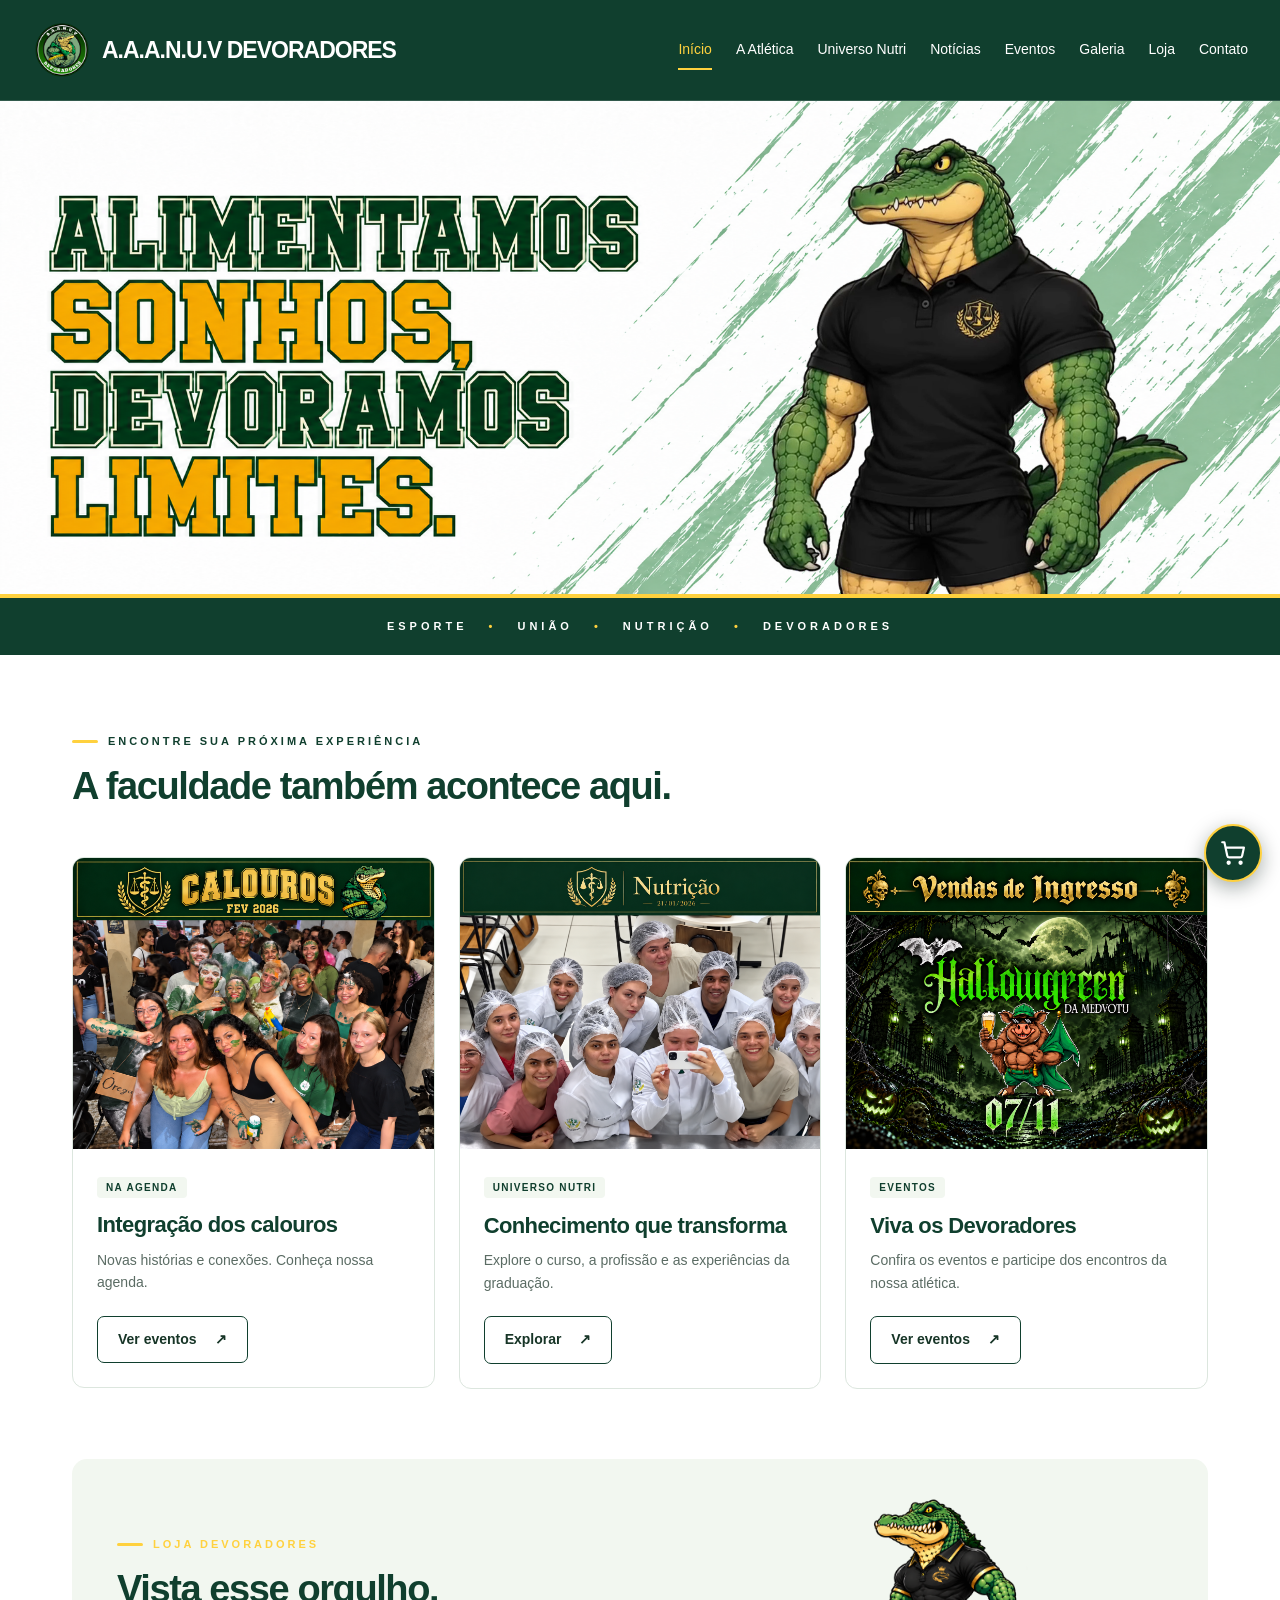
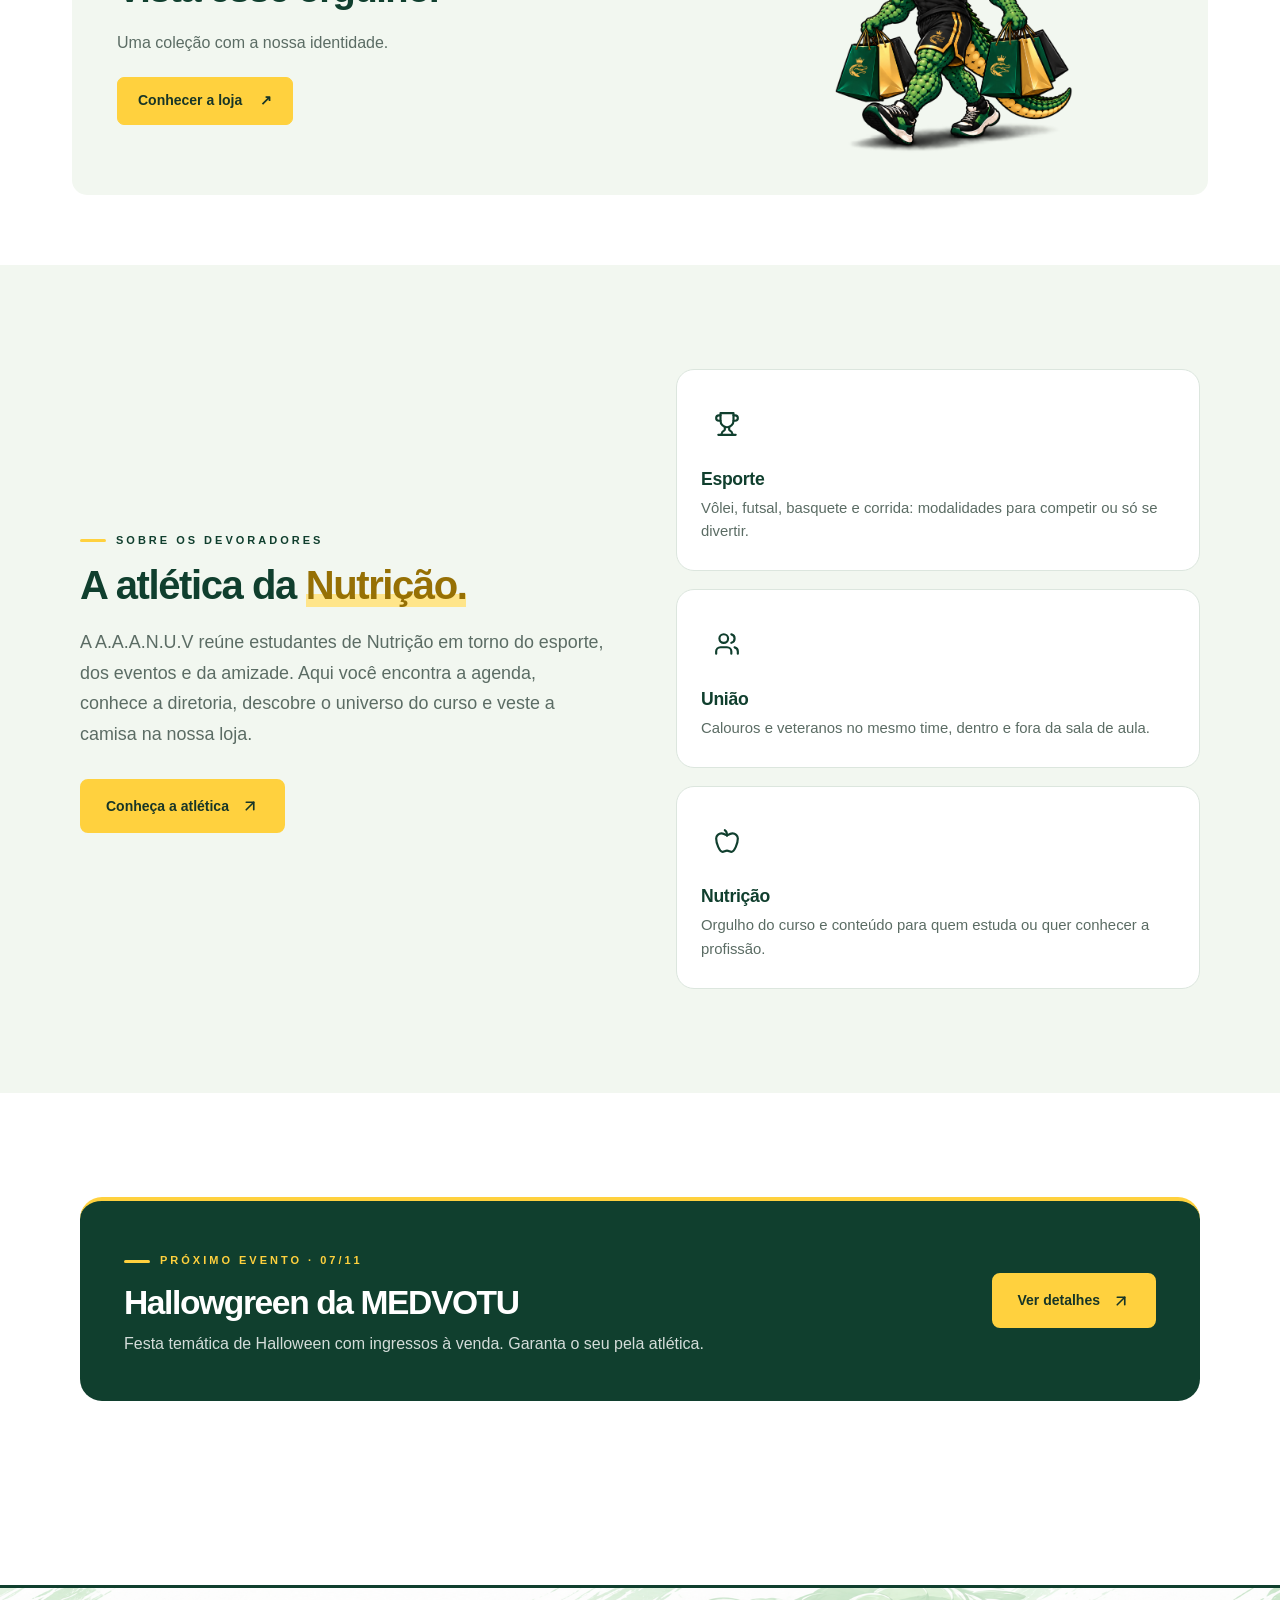
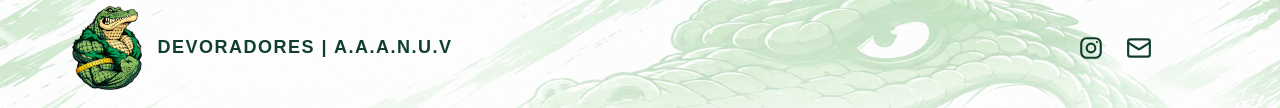
<file: index.html>
<!doctype html>
<html lang="pt-BR">
  <head>
    <meta charset="UTF-8" />
    <meta name="viewport" content="width=device-width, initial-scale=1" />
    <meta
      name="description"
      content="Devoradores: a atlética de Nutrição da Unifev. Conheça a atlética, o curso, os eventos e a loja."
    />
    <title>Início | Devoradores</title>
    <link rel="icon" href="assets/logo.png" type="image/png" />
    <link rel="stylesheet" href="assets/layout-final.css?v=23" />
    <link rel="stylesheet" href="assets/extras.css?v=1" />
    <style>
      /* Keep the character at full banner height; the WebM has transparent side margins. */
      .hero-banner video#animated-mascot {
        width: auto;
        height: 100%;
        max-width: none;
        flex-shrink: 0;
        object-fit: contain;
        background: transparent;
        pointer-events: none;
      }
    </style>
    <script src="components/site-header.js"></script><script src="components/site-footer.js"></script><script defer src="assets/app.js"></script>
      <style id="eyebrow-unificado">
      /* Rótulos pequenos de seção: todos seguem o layout do .atl-eyebrow */
      html body .atl-eyebrow,
      html body .nut-eyebrow,
      html body .evt-eyebrow,
      html body .ex-eyebrow,
      html body .eyebrow,
      html body .acao-info .eyebrow-line {
        display: inline-flex;
        align-items: center;
        gap: 10px;
        margin: 0 0 16px;
        padding: 0;
        font-size: 11px;
        font-weight: 700;
        letter-spacing: 3px;
        line-height: 1.4;
        text-transform: uppercase;
        color: #103f2e;
        background: none;
        border: 0;
        border-radius: 0;
      }
      html body .atl-eyebrow::before,
      html body .nut-eyebrow::before,
      html body .evt-eyebrow::before,
      html body .ex-eyebrow::before,
      html body .eyebrow::before,
      html body .acao-info .eyebrow-line::before {
        content: "";
        flex: none;
        width: 26px;
        height: 3px;
        border-radius: 3px;
        background: #ffd13e;
      }
      /* Fundos escuros: texto dourado para manter o contraste */
      html body .ex-sec--dark .ex-eyebrow,
      html body .ex-banner .ex-eyebrow,
      html body .callout .eyebrow { color: #ffd13e; }
    </style>
  </head>
  <body>
    <a class="skip" href="#main">Pular para o conteúdo</a>
    <site-header></site-header>
    <main id="main" class="home-full-width">
      <section
        class="hero hero-banner"
        aria-label="Alimentamos sonhos, devoramos limites."
      >
        <picture class="slogan-picture">
          <source
            media="(max-width: 640px)"
            srcset="assets/background/topo-mobile.webp"
            type="image/webp"
          />
          <source
            media="(max-width: 640px)"
            srcset="assets/background/topo-mobile.png"
            type="image/png"
          />
          <img
            class="slogan-banner"
            src="assets/background/topo.png"
            alt="Alimentamos sonhos, devoramos limites. — slogan em verde e amarelo, com rachados verdes"
            width="2021"
            height="778"
            fetchpriority="high"
          />
        </picture>
        <div class="mascot-animation">
          <video
            id="animated-mascot"
            class="hero-image"
            autoplay
            loop
            muted
            playsinline
            preload="auto"
            aria-label="Mascote crocodilo dos Devoradores animado"
            width="1280"
            height="720"
          >
            <source src="assets/devoradores-transparente.webm" type="video/webm" />
          </video>
        </div>
      </section>
      <div class="ribbon">
        ESPORTE <span>•</span> UNIÃO <span>•</span> NUTRIÇÃO
        <span>•</span> DEVORADORES
      </div>
      <div class="content-container">
      <section>
        <div class="section-head">
          <div>
            <p class="eyebrow">Encontre sua próxima experiência</p>
            <h2>A faculdade também acontece aqui.</h2>
          </div>
        </div>
        <div class="grid three experience-grid">
          <article class="card">
            <img
              class=""
              src="assets/calouros.png"
              alt="Integração dos calouros"
              loading="lazy"
            />
            <div class="card-body">
              <span class="tag">Na agenda</span>
              <h3>Integração dos calouros</h3>
              <p>
                Novas histórias e conexões. Conheça nossa agenda.
              </p>
              <a class="button outline" href="eventos.html"
                >Ver eventos <span aria-hidden="true">↗</span></a
              >
            </div>
          </article>
          <article class="card">
            <img
              class=""
              src="assets/nutricao.png"
              alt="Conhecimento que transforma"
              loading="lazy"
            />
            <div class="card-body">
              <span class="tag">Universo Nutri</span>
              <h3>Conhecimento que transforma</h3>
              <p>
                Explore o curso, a profissão e as experiências da graduação.
              </p>
              <a class="button outline" href="nutri.html"
                >Explorar <span aria-hidden="true">↗</span></a
              >
            </div>
          </article>
          <article class="card">
            <img src="assets/eventos.png" alt="Eventos dos Devoradores" loading="lazy" />
            <div class="card-body">
              <span class="tag">Eventos</span>
              <h3>Viva os Devoradores</h3>
              <p>Confira os eventos e participe dos encontros da nossa atlética.</p>
              <a class="button outline" href="eventos.html">Ver eventos <span aria-hidden="true">↗</span></a>
            </div>
          </article>
        </div>
      </section>
      <section class="callout">
        <div>
          <p class="eyebrow">Loja Devoradores</p>
          <h2>Vista esse orgulho.</h2>
          <p>Uma coleção com a nossa identidade.</p>
          <a class="button" href="loja.html"
            >Conhecer a loja <span aria-hidden="true">↗</span></a
          >
        </div>
        <img
          class=""
          src="assets/compras.png"
          alt="Camiseta esportiva Devoradores"
          loading="lazy"
        />
      </section>
      </div>

      <section class="ex-sec ex-sec--tint" aria-labelledby="sobre-title">
        <div class="ex-wrap ex-split-light">
          <div class="ex-head">
            <p class="ex-eyebrow">Sobre os Devoradores</p>
            <h2 id="sobre-title">A atlética da <em>Nutrição.</em></h2>
            <p class="ex-lead">
              A A.A.A.N.U.V reúne estudantes de Nutrição em torno do esporte, dos eventos e da
              amizade. Aqui você encontra a agenda, conhece a diretoria, descobre o universo do
              curso e veste a camisa na nossa loja.
            </p>
            <div class="ex-actions"><a class="ex-btn" href="atletica.html">Conheça a atlética <svg viewBox="0 0 24 24" fill="none" stroke="currentColor" stroke-width="2.2" stroke-linecap="round" stroke-linejoin="round" aria-hidden="true"><path d="M7 17 17 7"/><path d="M7 7h10v10"/></svg></a></div>
          </div>
          <div class="ex-cards ex-cards--3s">
            <article class="ex-card"><span class="ex-icon"><svg viewBox="0 0 24 24" fill="none" stroke="currentColor" stroke-width="2" stroke-linecap="round" stroke-linejoin="round" aria-hidden="true"><path d="M6 9H4.5a2.5 2.5 0 0 1 0-5H6"/><path d="M18 9h1.5a2.5 2.5 0 0 0 0-5H18"/><path d="M4 22h16"/><path d="M10 14.66V17c0 .55-.47.98-.97 1.21C7.85 18.75 7 20.24 7 22"/><path d="M14 14.66V17c0 .55.47.98.97 1.21C16.15 18.75 17 20.24 17 22"/><path d="M18 2H6v7a6 6 0 0 0 12 0V2Z"/></svg></span><h3>Esporte</h3><p>Vôlei, futsal, basquete e corrida: modalidades para competir ou só se divertir.</p></article>
            <article class="ex-card"><span class="ex-icon"><svg viewBox="0 0 24 24" fill="none" stroke="currentColor" stroke-width="2" stroke-linecap="round" stroke-linejoin="round" aria-hidden="true"><path d="M16 21v-2a4 4 0 0 0-4-4H6a4 4 0 0 0-4 4v2"/><circle cx="9" cy="7" r="4"/><path d="M22 21v-2a4 4 0 0 0-3-3.87"/><path d="M16 3.13a4 4 0 0 1 0 7.75"/></svg></span><h3>União</h3><p>Calouros e veteranos no mesmo time, dentro e fora da sala de aula.</p></article>
            <article class="ex-card"><span class="ex-icon"><svg viewBox="0 0 24 24" fill="none" stroke="currentColor" stroke-width="2" stroke-linecap="round" stroke-linejoin="round" aria-hidden="true"><path d="M12 20.94c1.5 0 2.75 1.06 4 1.06 3 0 6-8 6-12.22A4.91 4.91 0 0 0 17 5c-2.22 0-4 1.44-5 2-1-.56-2.78-2-5-2a4.9 4.9 0 0 0-5 4.78C2 14 5 22 8 22c1.25 0 2.5-1.06 4-1.06Z"/><path d="M10 2c1 .5 2 2 2 5"/></svg></span><h3>Nutrição</h3><p>Orgulho do curso e conteúdo para quem estuda ou quer conhecer a profissão.</p></article>
          </div>
        </div>
      </section>

      <section class="ex-sec" aria-labelledby="proximo-title">
        <div class="ex-wrap">
          <div class="ex-banner">
            <div>
              <p class="ex-eyebrow">Próximo evento · 07/11</p>
              <h2 id="proximo-title">Hallowgreen da MEDVOTU</h2>
              <p data-sales-note data-open="Festa temática de Halloween com ingressos à venda. Garanta o seu pela atlética.">Festa temática de Halloween. Vendas de ingressos liberadas em 17/10.</p>
            </div>
            <a class="ex-btn" href="eventos.html#agenda">Ver detalhes <svg viewBox="0 0 24 24" fill="none" stroke="currentColor" stroke-width="2.2" stroke-linecap="round" stroke-linejoin="round" aria-hidden="true"><path d="M7 17 17 7"/><path d="M7 7h10v10"/></svg></a>
          </div>
        </div>
      </section>

    </main>
    <site-footer></site-footer>
    <dialog id="detail-dialog">
      <button class="close" aria-label="Fechar janela">×</button>
      <div id="detail-content"></div>
    </dialog>
    <div id="toast" role="status" aria-live="polite"></div>
  <button class="cart-fab" id="cart-open" type="button" aria-label="Abrir carrinho"><svg viewBox="0 0 24 24" width="26" height="26" fill="none" stroke="currentColor" stroke-width="2" stroke-linecap="round" stroke-linejoin="round" aria-hidden="true"><circle cx="8" cy="21" r="1"/><circle cx="19" cy="21" r="1"/><path d="M2.05 2.05h2l2.66 12.42a2 2 0 0 0 2 1.58h9.78a2 2 0 0 0 1.95-1.57l1.65-7.43H5.12"/></svg><span class="cart-badge" id="cart-count" hidden>0</span></button></body>
</html>
</file>
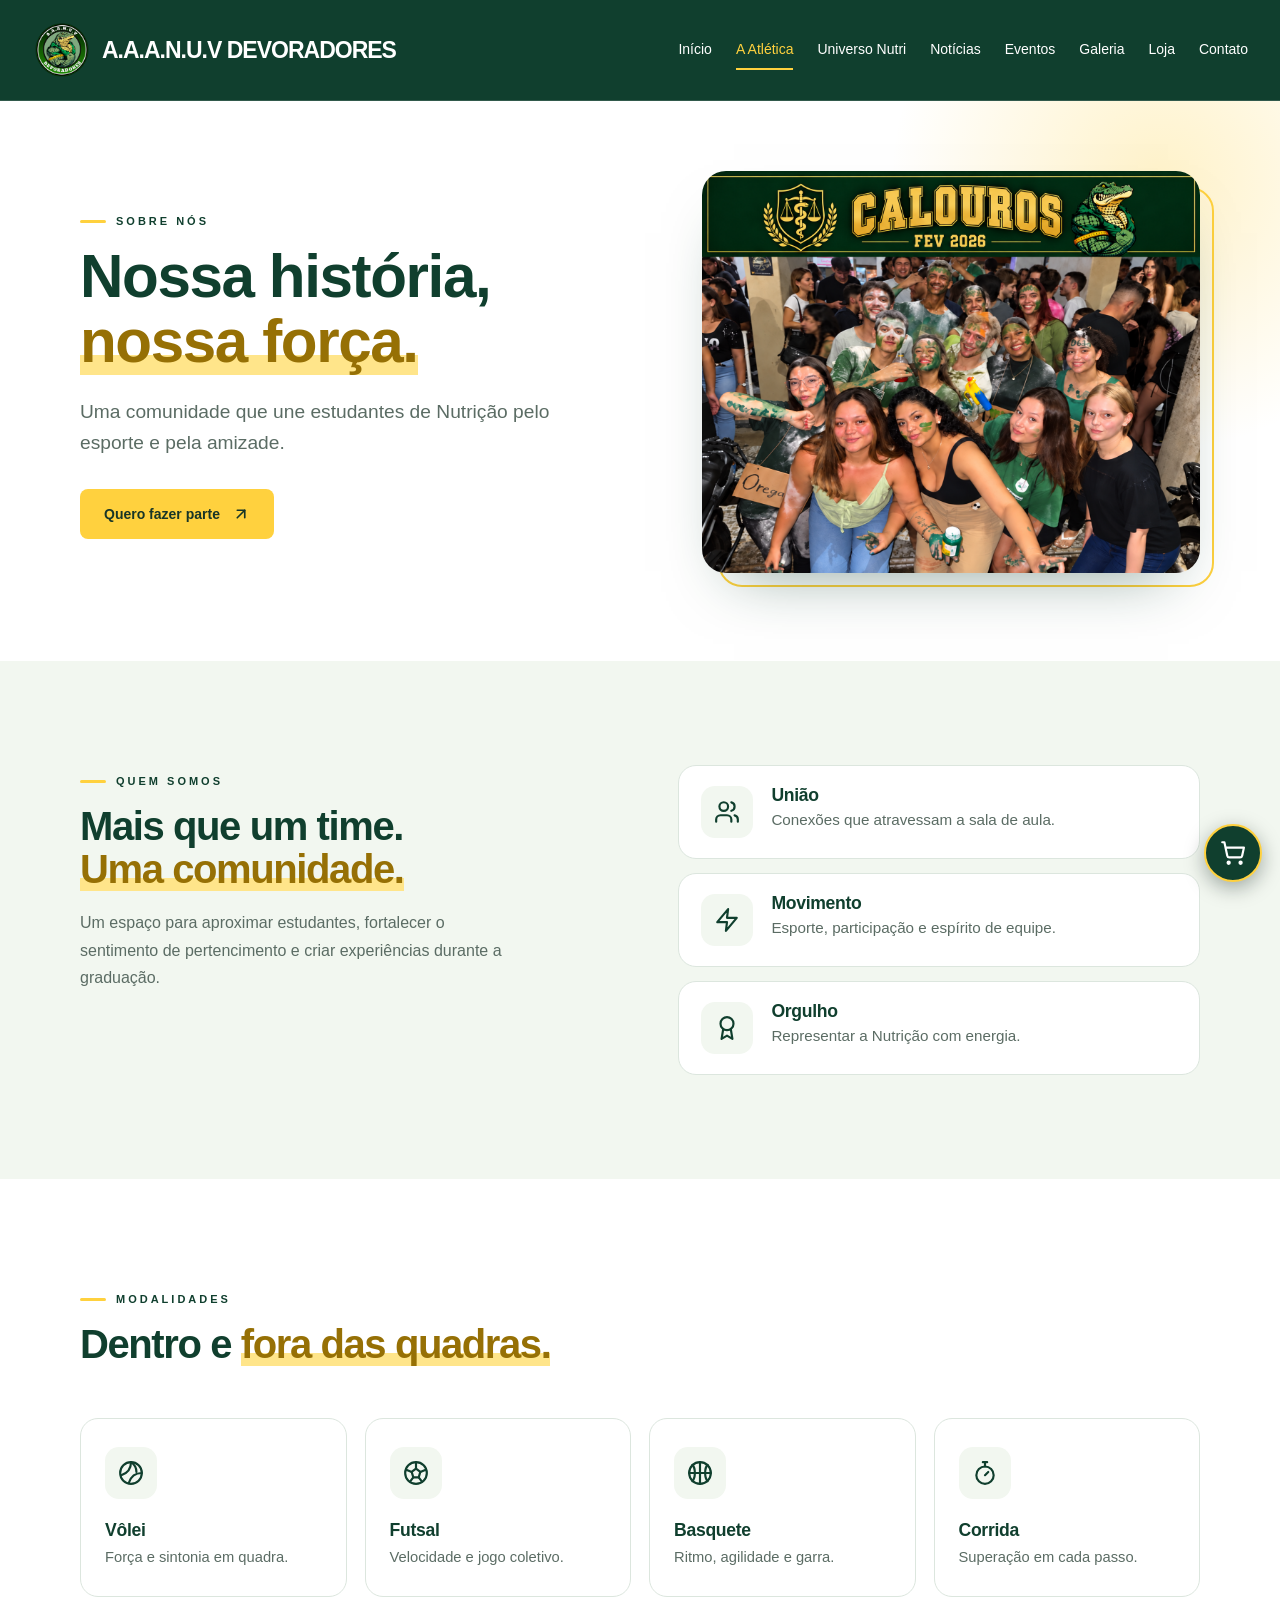
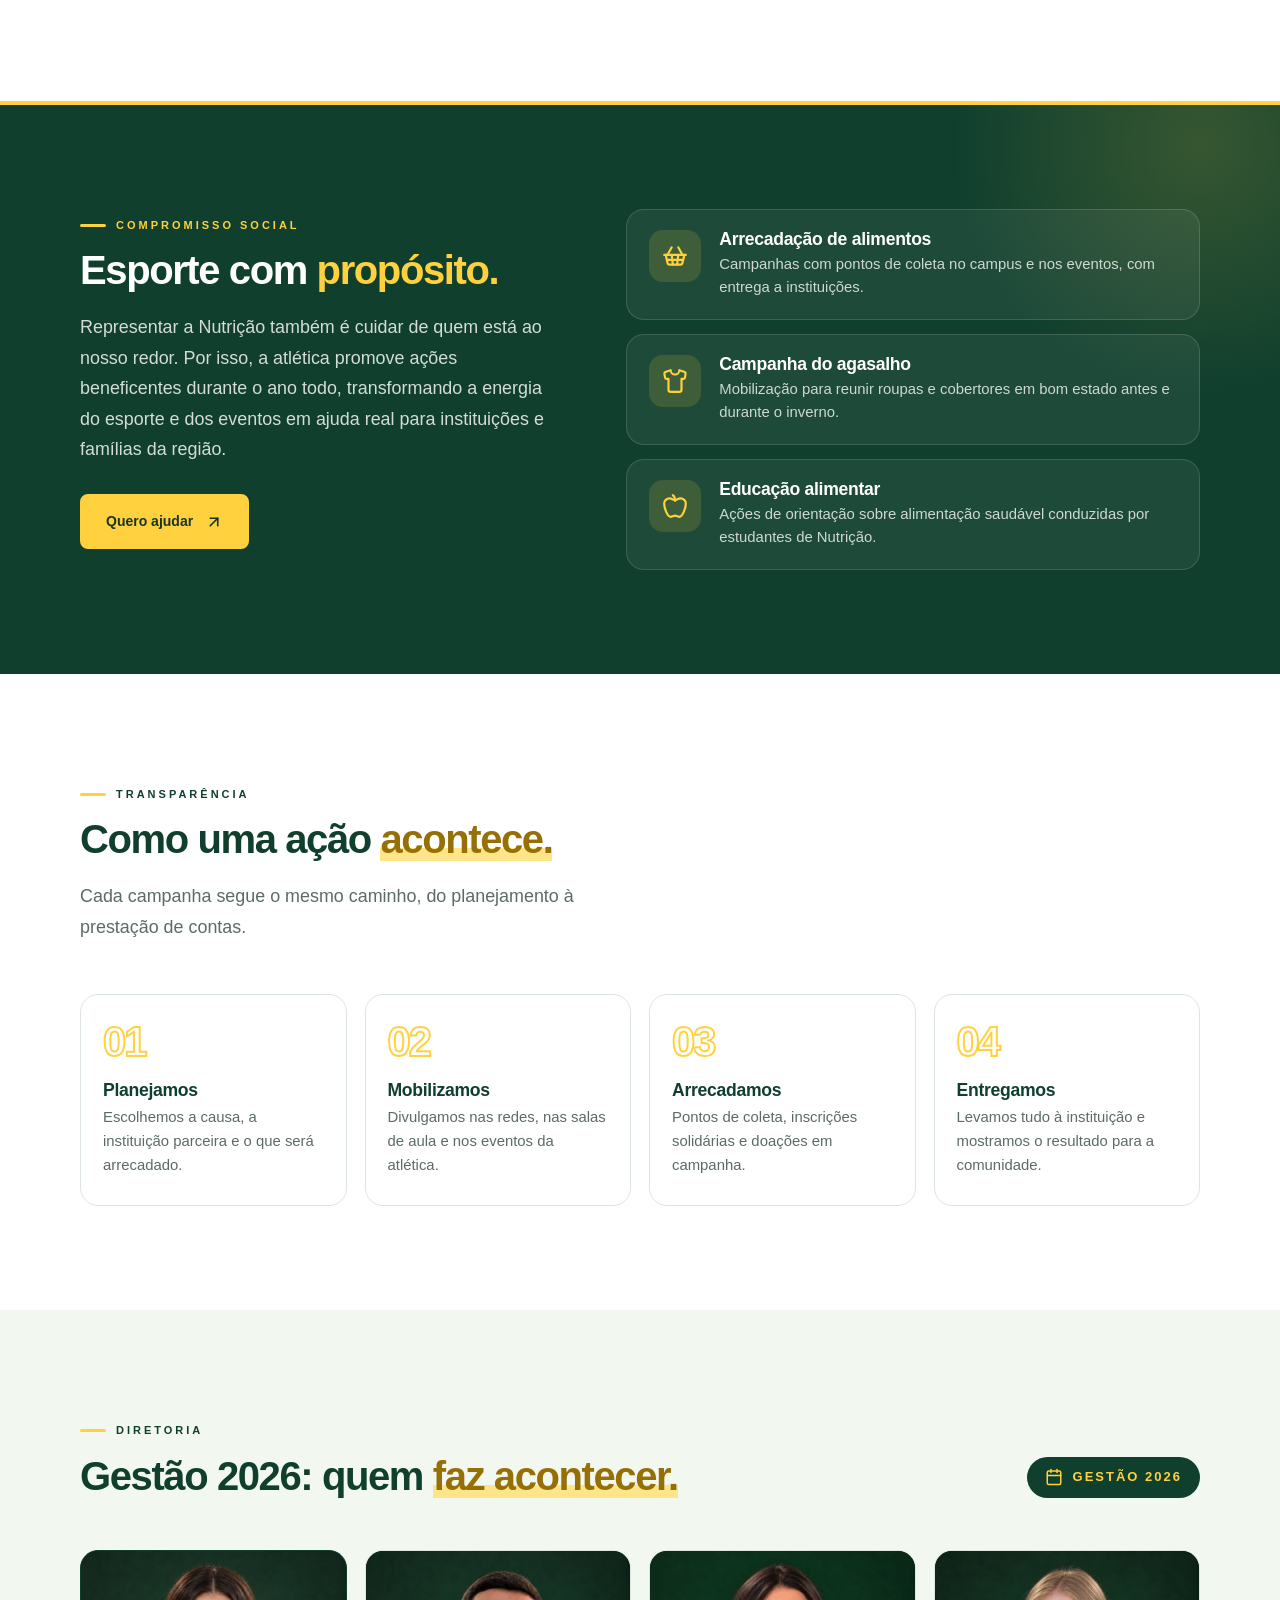
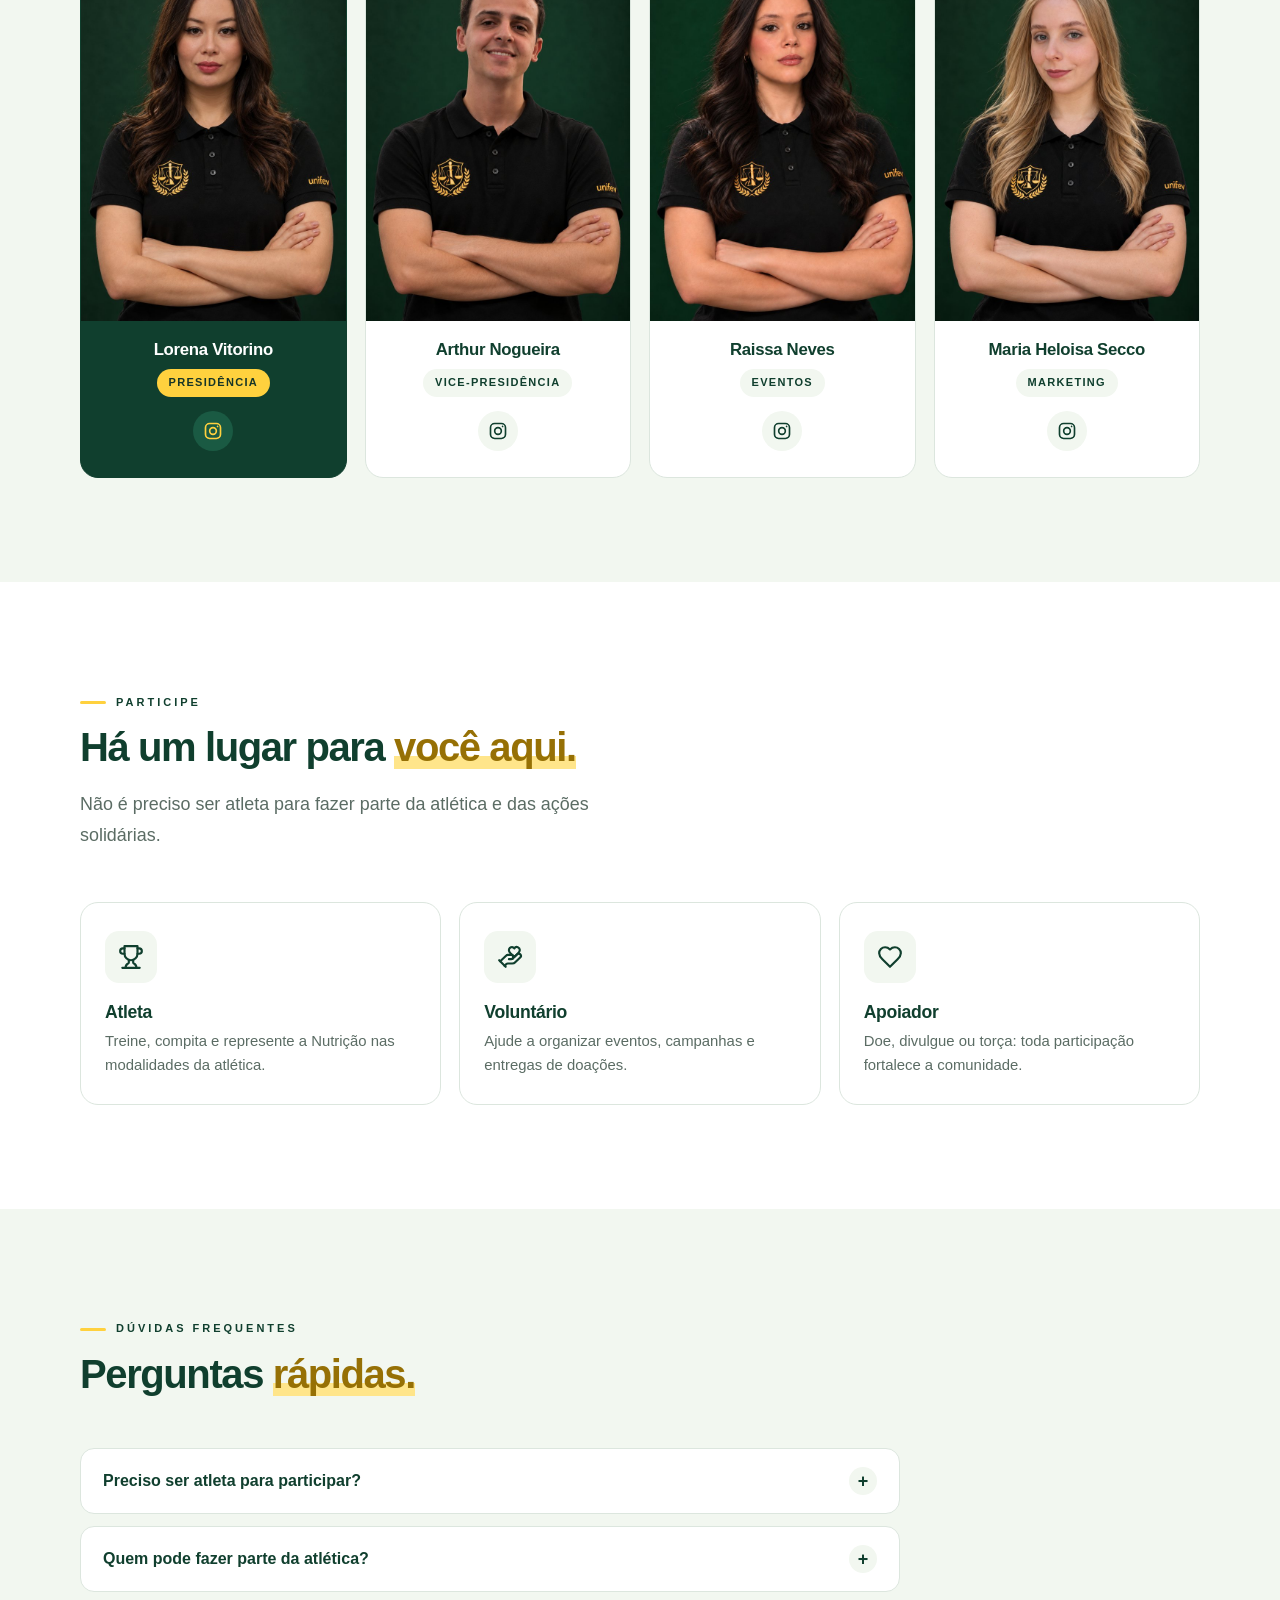
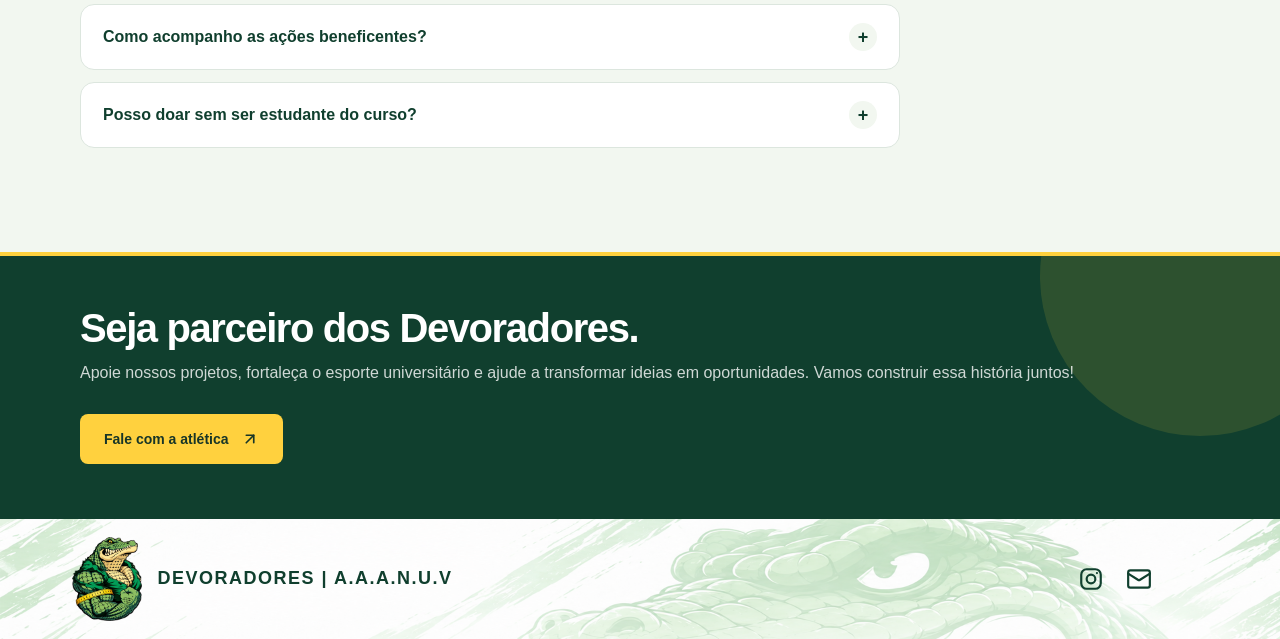
<file: atletica.html>
<!doctype html>
<html lang="pt-BR">
  <head>
    <meta charset="UTF-8" />
    <meta name="viewport" content="width=device-width, initial-scale=1" />
    <meta
      name="description"
      content="Conheça a atlética Devoradores: quem somos, ações solidárias, diretoria e como participar."
    />
    <title>A Atlética | Devoradores</title>
    <link rel="icon" href="assets/logo.png" type="image/png" />
    <link rel="stylesheet" href="assets/layout-final.css?v=23" />
    <link rel="stylesheet" href="assets/extras.css?v=1" />
    <script src="components/site-header.js"></script><script src="components/site-footer.js"></script><script defer src="assets/app.js"></script>
    <style>
      /* ==========================================================
         A Atlética — usa as mesmas cores do site (layout-final.css)
         Tudo é escopado em .atl para não afetar as outras páginas.
         ========================================================== */
      .atl {
        --atl-green: #103f2e;
        --atl-green-2: #1a5a43;
        --atl-gold: #ffd13e;
        --atl-gold-dark: #bd9112;
        --atl-ink: #203b31;
        --atl-muted: #5b6c64;
        --atl-line: #dce6de;
        --atl-pale: #f2f7f0;
        --atl-radius: 18px;
        --atl-ease: cubic-bezier(0.22, 1, 0.36, 1);
      }

      /* o main do site tem largura e margens próprias: aqui cada seção controla as suas */
      .atl main#main { max-width: none; width: 100%; padding: 0; margin: 0; }
      .atl .atl-section, .atl .atl-hero { margin: 0; }

      .atl-wrap { width: min(1120px, 100% - 40px); margin-inline: auto; }
      .atl-section { padding: clamp(56px, 9vw, 104px) 0; }
      .atl-section--tint { background: var(--atl-pale); }

      /* ---------- textos ---------- */
      .atl-eyebrow {
        display: inline-flex;
        align-items: center;
        gap: 10px;
        margin: 0 0 16px;
        font-size: 11px;
        font-weight: 700;
        letter-spacing: 3px;
        text-transform: uppercase;
        color: var(--atl-green);
      }
      .atl-eyebrow::before {
        content: "";
        width: 26px;
        height: 3px;
        border-radius: 3px;
        background: var(--atl-gold);
      }
      .atl h1, .atl h2, .atl h3 { margin: 0; color: var(--atl-green); }
      .atl h2 { font-size: clamp(1.8rem, 3.6vw, 2.5rem); }
      .atl h3 { font-size: 1.1rem; letter-spacing: -0.3px; }

      .atl-lead {
        margin: 22px 0 0;
        max-width: 46ch;
        font-size: clamp(1.02rem, 1.6vw, 1.2rem);
        line-height: 1.6;
      }
      .atl-text { margin: 18px 0 0; max-width: 50ch; line-height: 1.7; }

      /* ---------- botões ---------- */
      .atl-btn {
        display: inline-flex;
        align-items: center;
        gap: 12px;
        margin-top: 30px;
        padding: 14px 24px;
        border-radius: 8px;
        background: var(--atl-gold);
        color: #173527;
        font-size: 14px;
        font-weight: 700;
        transition: transform 0.3s var(--atl-ease), background 0.3s, box-shadow 0.3s;
      }
      .atl-btn svg { width: 18px; height: 18px; transition: transform 0.3s var(--atl-ease); }
      .atl-btn:hover {
        background: #ffe070;
        transform: translateY(-2px);
        box-shadow: 0 12px 24px -12px rgba(189, 145, 18, 0.7);
      }
      .atl-btn:hover svg { transform: translate(3px, -3px); }

      /* ---------- HERO ---------- */
      .atl-hero { position: relative; overflow: hidden; padding: clamp(44px, 7vw, 88px) 0; }
      .atl-hero::before {
        content: "";
        position: absolute;
        width: 560px; height: 560px;
        right: -160px; top: -200px;
        border-radius: 50%;
        background: radial-gradient(circle, rgba(255, 209, 62, 0.28), transparent 68%);
        animation: atl-float 9s ease-in-out infinite;
        pointer-events: none;
      }
      .atl-hero-grid {
        position: relative;
        display: grid;
        grid-template-columns: 1.05fr 0.95fr;
        gap: clamp(28px, 6vw, 72px);
        align-items: center;
      }
      .atl-hero-media { position: relative; }
      .atl-hero-media img {
        display: block;
        width: 100%;
        height: auto;
        border-radius: 24px;
        box-shadow: 0 30px 60px -32px rgba(16, 63, 46, 0.5);
        animation: atl-float 7s ease-in-out infinite;
      }
      .atl-hero-media::after {
        content: "";
        position: absolute;
        inset: 16px -14px -14px 16px;
        border: 2px solid var(--atl-gold);
        border-radius: 24px;
        z-index: -1;
      }

      /* ---------- QUEM SOMOS ---------- */
      .atl-about {
        display: grid;
        grid-template-columns: 1fr 1fr;
        gap: clamp(32px, 6vw, 80px);
        align-items: start;
      }
      .atl-values { display: grid; gap: 14px; }
      .atl-value {
        display: flex;
        gap: 18px;
        align-items: flex-start;
        padding: 20px 22px;
        background: #fff;
        border: 1px solid var(--atl-line);
        border-radius: var(--atl-radius);
        transition: transform 0.35s var(--atl-ease), box-shadow 0.35s, border-color 0.35s;
      }
      .atl-value:hover {
        transform: translateX(6px);
        border-color: var(--atl-green);
        box-shadow: 0 16px 32px -22px rgba(16, 63, 46, 0.5);
      }
      .atl-value p { margin: 4px 0 0; line-height: 1.5; font-size: 0.95rem; }

      /* ---------- ícones ---------- */
      .atl-icon {
        flex: none;
        display: grid;
        place-items: center;
        width: 52px; height: 52px;
        border-radius: 14px;
        background: var(--atl-pale);
        color: var(--atl-green);
        transition: background 0.3s, color 0.3s, transform 0.4s var(--atl-ease);
      }
      .atl-icon svg { width: 26px; height: 26px; }
      .atl-value:hover .atl-icon { background: var(--atl-green); color: var(--atl-gold); }

      /* ---------- MODALIDADES ---------- */
      .atl-head { max-width: 560px; margin-bottom: clamp(32px, 5vw, 52px); }
      .atl-cards { display: grid; grid-template-columns: repeat(4, 1fr); gap: 18px; }
      .atl-card {
        position: relative;
        padding: 28px 24px 26px;
        background: #fff;
        border: 1px solid var(--atl-line);
        border-radius: var(--atl-radius);
        overflow: hidden;
        transition: transform 0.4s var(--atl-ease), box-shadow 0.4s, border-color 0.4s;
      }
      .atl-card::after {
        content: "";
        position: absolute;
        left: 0; bottom: 0;
        height: 4px; width: 100%;
        background: var(--atl-gold);
        transform: scaleX(0);
        transform-origin: left;
        transition: transform 0.45s var(--atl-ease);
      }
      .atl-card h3 { margin-top: 22px; }
      .atl-card p { margin: 6px 0 0; font-size: 0.92rem; }
      .atl-card:hover {
        transform: translateY(-8px);
        border-color: transparent;
        box-shadow: 0 24px 40px -26px rgba(16, 63, 46, 0.55);
      }
      .atl-card:hover::after { transform: scaleX(1); }
      .atl-card:hover .atl-icon {
        background: var(--atl-green);
        color: var(--atl-gold);
        transform: rotate(-8deg) scale(1.06);
      }

      /* ---------- GESTÃO 2026 ---------- */
      .atl-team-head {
        display: flex;
        align-items: flex-end;
        justify-content: space-between;
        gap: 24px;
        flex-wrap: wrap;
        margin-bottom: clamp(32px, 5vw, 52px);
      }
      .atl-year {
        display: inline-flex;
        align-items: center;
        gap: 10px;
        padding: 10px 18px;
        border-radius: 999px;
        background: var(--atl-green);
        color: var(--atl-gold);
        font-size: 13px;
        font-weight: 700;
        letter-spacing: 2px;
        text-transform: uppercase;
      }
      .atl-year svg { width: 18px; height: 18px; }
      .atl-team { display: grid; grid-template-columns: repeat(4, 1fr); gap: 18px; }
      .atl-member {
        display: flex;
        flex-direction: column;
        align-items: center;
        text-align: center;
        padding: 0 16px 26px;
        overflow: hidden;
        background: #fff;
        border: 1px solid var(--atl-line);
        border-radius: var(--atl-radius);
        transition: transform 0.4s var(--atl-ease), box-shadow 0.4s;
      }
      .atl-member:hover {
        transform: translateY(-8px);
        box-shadow: 0 24px 40px -26px rgba(16, 63, 46, 0.55);
      }
      /* foto da diretoria: retrato da cabeça até os braços cruzados (camiseta da Nutrição visível) */
      .atl-photo {
        align-self: stretch;
        margin: 0 -16px 20px;
        aspect-ratio: 5 / 7;
        background: #0e3a28;
        overflow: hidden;
      }
      .atl-photo img {
        display: block;
        width: 100%;
        height: 100%;
        object-fit: cover;
        object-position: 50% 45%;
        transition: transform 0.6s var(--atl-ease);
      }
      .atl-member:hover .atl-photo img { transform: scale(1.05); }

      /* avatar: troque o <svg> por <img class="atl-avatar-img"> quando tiver a foto */
      .atl-avatar {
        position: relative;
        display: grid;
        place-items: center;
        width: 104px; height: 104px;
        margin-bottom: 20px;
        border-radius: 50%;
        background: var(--atl-pale);
        color: var(--atl-green);
        box-shadow: 0 0 0 4px #fff, 0 0 0 7px var(--atl-gold);
        overflow: hidden;
        transition: transform 0.5s var(--atl-ease);
      }
      .atl-avatar svg { width: 46px; height: 46px; }
      .atl-avatar-img { width: 100%; height: 100%; object-fit: cover; display: block; }
      .atl-member:hover .atl-avatar { transform: scale(1.06); }
      .atl-member h3 { margin: 0; font-size: 1.05rem; }
      .atl-role {
        display: inline-block;
        margin: 10px 0 0;
        padding: 5px 12px;
        border-radius: 999px;
        background: var(--atl-pale);
        color: var(--atl-green);
        font-size: 11px;
        font-weight: 700;
        letter-spacing: 1.3px;
        text-transform: uppercase;
      }
      /* link do Instagram de cada integrante */
      .atl-insta {
        display: inline-grid;
        place-items: center;
        width: 40px; height: 40px;
        margin-top: 14px;
        border-radius: 50%;
        background: var(--atl-pale);
        color: var(--atl-green);
        transition: background 0.3s, color 0.3s, transform 0.3s var(--atl-ease);
      }
      .atl-insta svg { width: 20px; height: 20px; }
      .atl-insta:hover, .atl-insta:focus-visible { background: var(--atl-green); color: var(--atl-gold); transform: translateY(-3px); }
      .atl-member--lead .atl-insta { background: var(--atl-green-2); color: var(--atl-gold); }
      .atl-member--lead .atl-insta:hover, .atl-member--lead .atl-insta:focus-visible { background: var(--atl-gold); color: #173527; }

      /* destaque para a presidência */
      .atl-member--lead { background: var(--atl-green); border-color: var(--atl-green); }
      .atl-member--lead h3 { color: #fff; }
      .atl-member--lead .atl-role { background: var(--atl-gold); color: #173527; }
      .atl-member--lead .atl-avatar { background: var(--atl-green-2); color: var(--atl-gold); box-shadow: 0 0 0 4px var(--atl-green), 0 0 0 7px var(--atl-gold); }

      /* ---------- CTA ---------- */
      .atl-cta {
        position: relative;
        overflow: hidden;
        display: flex;
        align-items: center;
        justify-content: space-between;
        gap: 28px;
        flex-wrap: wrap;
        padding: clamp(32px, 5vw, 56px);
        border-radius: 22px;
        border-top: 4px solid var(--atl-gold);
        background: var(--atl-green);
        color: #fff;
      }
      .atl-cta::after {
        content: "";
        position: absolute;
        width: 320px; height: 320px;
        right: -80px; top: -140px;
        border-radius: 50%;
        background: rgba(255, 209, 62, 0.12);
        animation: atl-float 8s ease-in-out infinite;
      }
      .atl-cta > * { position: relative; z-index: 1; }
      .atl-cta h2 { color: #fff; }
      .atl-cta p { margin: 10px 0 0; color: rgba(255, 255, 255, 0.8); }
      .atl-cta .atl-btn { margin-top: 0; }


      /* ---------- AÇÕES REALIZADAS (cards + galeria) ---------- */
      .acao-grid {
        display: grid;
        grid-template-columns: repeat(auto-fill, minmax(240px, 300px));
        gap: 24px;
        justify-content: start;
      }
      .acao-card {
        position: relative;
        display: flex;
        flex-direction: column;
        background: #fff;
        border: 1px solid var(--ex-line);
        border-radius: var(--ex-radius);
        overflow: hidden;
        transition: transform 0.4s var(--ex-ease), box-shadow 0.4s, border-color 0.4s;
      }
      .acao-card:hover {
        transform: translateY(-8px);
        border-color: transparent;
        box-shadow: 0 24px 40px -26px rgba(16, 63, 46, 0.55);
      }
      .acao-card:has(.acao-open:focus-visible) { outline: 3px solid #bd9112; outline-offset: 3px; }
      /* capa em 4:5 */
      .acao-cover { position: relative; aspect-ratio: 4 / 5; overflow: hidden; background: #0e3a28; }
      .acao-cover img {
        display: block;
        width: 100%;
        height: 100%;
        object-fit: cover;
        object-position: 50% 50%;
        transition: transform 0.6s var(--ex-ease);
      }
      .acao-card:hover .acao-cover img { transform: scale(1.05); }
      .acao-count {
        position: absolute;
        left: 12px; top: 12px;
        display: inline-flex;
        align-items: center;
        gap: 6px;
        padding: 6px 11px;
        border-radius: 999px;
        background: rgba(16, 63, 46, 0.86);
        color: var(--ex-gold);
        font-size: 11px;
        font-weight: 700;
        letter-spacing: 1px;
        text-transform: uppercase;
      }
      .acao-count svg { width: 14px; height: 14px; }
      .acao-body { display: flex; flex-direction: column; gap: 8px; flex: 1; padding: 20px 20px 22px; }
      .acao-date { margin: 0; font-size: 11px; font-weight: 700; letter-spacing: 1.4px; text-transform: uppercase; color: #967005; }
      .ex-sec .acao-card h3 { margin: 0; font-size: 1.15rem; line-height: 1.2; }
      .acao-open {
        padding: 0;
        border: 0;
        background: none;
        color: inherit;
        font: inherit;
        font-weight: inherit;
        letter-spacing: inherit;
        text-align: left;
        cursor: pointer;
      }
      .acao-open::after { content: ""; position: absolute; inset: 0; z-index: 1; } /* card inteiro clicável */
      .acao-card p.acao-desc {
        display: -webkit-box;
        -webkit-line-clamp: 3;
        -webkit-box-orient: vertical;
        overflow: hidden;
        margin: 0;
        font-size: 0.92rem;
        line-height: 1.6;
        color: var(--ex-muted);
      }
      .acao-more {
        display: inline-flex;
        align-items: center;
        gap: 8px;
        margin-top: auto;
        padding-top: 8px;
        font-size: 13px;
        font-weight: 700;
        color: var(--ex-green);
      }
      .acao-more svg { width: 16px; height: 16px; transition: transform 0.3s var(--ex-ease); }
      .acao-card:hover .acao-more svg { transform: translate(3px, -3px); }

      /* modal da galeria */
      dialog.acao-dialog {
        --ex-green: #103f2e;
        --ex-green-2: #1a5a43;
        --ex-gold: #ffd13e;
        --ex-muted: #5b6c64;
        --ex-pale: #f2f7f0;
        --ex-line: #dce6de;
        --ex-ease: cubic-bezier(0.22, 1, 0.36, 1);
        width: min(1040px, calc(100% - 28px));
        max-height: 92vh;
        padding: 0;
        border: 0;
        border-radius: 22px;
        overflow: hidden;
        background: #fff;
      }
      dialog.acao-dialog::backdrop { background: rgba(12, 43, 36, 0.72); }
      .acao-modal { display: grid; grid-template-columns: 1.15fr 0.85fr; max-height: 92vh; }
      .acao-gallery { padding: 20px; background: var(--ex-green); overflow: auto; align-content: center; }
      .acao-stage {
        position: relative;
        aspect-ratio: 3 / 2;
        overflow: hidden;
        border-radius: 14px;
        background: #0b2e21;
        touch-action: pan-y;
      }
      .acao-stage img { display: block; width: 100%; height: 100%; object-fit: cover; }
      .acao-nav {
        position: absolute;
        top: 50%;
        display: grid;
        place-items: center;
        width: 42px; height: 42px;
        margin-top: -21px;
        padding: 0;
        border: 0;
        border-radius: 50%;
        background: rgba(255, 255, 255, 0.92);
        color: var(--ex-green);
        transition: background 0.25s, transform 0.25s var(--ex-ease);
      }
      .acao-nav:hover { background: var(--ex-gold); transform: scale(1.08); }
      .acao-nav svg { width: 22px; height: 22px; }
      .acao-prev { left: 12px; }
      .acao-next { right: 12px; }
      .acao-counter {
        position: absolute;
        left: 12px; bottom: 12px;
        padding: 5px 12px;
        border-radius: 999px;
        background: rgba(16, 63, 46, 0.86);
        color: var(--ex-gold);
        font-size: 12px;
        font-weight: 700;
        letter-spacing: 1px;
      }
      .acao-thumbs { display: grid; grid-template-columns: repeat(auto-fill, minmax(64px, 1fr)); gap: 8px; margin-top: 12px; }
      .acao-thumb {
        padding: 0;
        aspect-ratio: 3 / 2;
        overflow: hidden;
        border: 2px solid transparent;
        border-radius: 8px;
        background: #0b2e21;
        opacity: 0.6;
        transition: opacity 0.25s, border-color 0.25s;
      }
      .acao-thumb img { display: block; width: 100%; height: 100%; object-fit: cover; }
      .acao-thumb:hover { opacity: 1; }
      .acao-thumb[aria-current="true"] { opacity: 1; border-color: var(--ex-gold); }
      .acao-info { padding: 40px 32px 32px; overflow: auto; }
      .acao-info .eyebrow-line {
        display: inline-flex;
        align-items: center;
        gap: 10px;
        margin: 0 0 14px;
        font-size: 11px;
        font-weight: 700;
        letter-spacing: 3px;
        text-transform: uppercase;
        color: var(--ex-green);
      }
      .acao-info .eyebrow-line::before { content: ""; width: 26px; height: 3px; border-radius: 3px; background: var(--ex-gold); }
      .acao-info h2 { margin: 0 0 14px; font-size: clamp(1.5rem, 2.6vw, 2rem); letter-spacing: -0.8px; }
      .acao-info .acao-when { display: flex; align-items: center; gap: 8px; margin: 0 0 20px; font-size: 14px; font-weight: 700; color: #967005; }
      .acao-info .acao-when svg { width: 18px; height: 18px; }
      .acao-info p { margin: 0 0 14px; font-size: 0.96rem; line-height: 1.7; }
      .acao-info h3 { margin: 22px 0 10px; font-size: 0.8rem; letter-spacing: 2px; text-transform: uppercase; }
      .acao-chips { display: flex; flex-wrap: wrap; gap: 8px; margin: 0 0 24px; padding: 0; list-style: none; }
      .acao-chips li { padding: 6px 12px; border-radius: 999px; background: var(--ex-pale); color: var(--ex-green); font-size: 12px; font-weight: 700; }
      .acao-info .ex-btn { margin-top: 4px; }
      dialog.acao-dialog .acao-close {
        position: absolute;
        top: 12px; right: 12px;
        z-index: 3;
        display: grid;
        place-items: center;
        width: 40px; height: 40px;
        padding: 0;
        border: 0;
        border-radius: 50%;
        background: #fff;
        color: var(--ex-green);
        font-size: 26px;
        line-height: 1;
        box-shadow: 0 6px 18px -8px rgba(0, 0, 0, 0.5);
        transition: background 0.25s, transform 0.25s var(--ex-ease);
      }
      dialog.acao-dialog .acao-close:hover { background: var(--ex-gold); transform: rotate(90deg); }
      @media (max-width: 860px) {
        dialog.acao-dialog { overflow: auto; }
        .acao-modal { grid-template-columns: 1fr; max-height: none; }
        .acao-gallery { padding: 14px; overflow: visible; align-content: start; }
        .acao-info { padding: 26px 22px 28px; overflow: visible; }
      }
      @media (max-width: 460px) {
        .acao-grid { grid-template-columns: 1fr; }
      }


      /* ---------- animações ---------- */
      @keyframes atl-float { 0%, 100% { transform: translateY(0); } 50% { transform: translateY(-10px); } }
      @keyframes atl-rise { from { opacity: 0; transform: translateY(24px); } to { opacity: 1; transform: none; } }

      .atl-hero-grid > * { animation: atl-rise 0.9s var(--atl-ease) both; }
      .atl-hero-grid > *:nth-child(2) { animation-delay: 0.15s; }

      .atl-js [data-reveal] {
        opacity: 0;
        transform: translateY(28px);
        transition: opacity 0.8s var(--atl-ease), transform 0.8s var(--atl-ease);
        transition-delay: var(--d, 0s);
      }
      .atl-js [data-reveal].is-visible { opacity: 1; transform: none; }

      /* ---------- responsivo ---------- */
      @media (max-width: 960px) {
        .atl-cards, .atl-team { grid-template-columns: repeat(2, 1fr); }
      }
      @media (max-width: 760px) {
        .atl-hero-grid, .atl-about { grid-template-columns: 1fr; }

        /* Mobile: imagem logo após o texto de apresentação, botão depois */
        .atl-hero-grid { row-gap: 0; }
        .atl-hero-grid > div:first-child { display: contents; }
        .atl-hero-media { order: 1; max-width: 420px; width: 100%; margin: 6px 0 30px; }
        .atl-hero-grid .atl-btn { order: 2; justify-self: start; }
        .atl-cta { flex-direction: column; align-items: flex-start; }
      }
      @media (max-width: 460px) {
        .atl-cards { grid-template-columns: 1fr; }
        .atl-team { gap: 12px; }
        .atl-member { padding: 0 10px 20px; }
        .atl-photo { margin: 0 -10px 16px; }
        .atl-member h3 { font-size: 0.95rem; }
        .atl-role { font-size: 10px; letter-spacing: 1px; }
      }

      @media (prefers-reduced-motion: reduce) {
        .atl *, .atl *::before, .atl *::after { animation: none !important; transition: none !important; }
        .atl-js [data-reveal] { opacity: 1; transform: none; }
      }
    </style>
    <link rel="stylesheet" href="assets/historico.css?v=20261014-4" />
      <style id="eyebrow-unificado">
      /* Rótulos pequenos de seção: todos seguem o layout do .atl-eyebrow */
      html body .atl-eyebrow,
      html body .nut-eyebrow,
      html body .evt-eyebrow,
      html body .ex-eyebrow,
      html body .eyebrow,
      html body .acao-info .eyebrow-line {
        display: inline-flex;
        align-items: center;
        gap: 10px;
        margin: 0 0 16px;
        padding: 0;
        font-size: 11px;
        font-weight: 700;
        letter-spacing: 3px;
        line-height: 1.4;
        text-transform: uppercase;
        color: #103f2e;
        background: none;
        border: 0;
        border-radius: 0;
      }
      html body .atl-eyebrow::before,
      html body .nut-eyebrow::before,
      html body .evt-eyebrow::before,
      html body .ex-eyebrow::before,
      html body .eyebrow::before,
      html body .acao-info .eyebrow-line::before {
        content: "";
        flex: none;
        width: 26px;
        height: 3px;
        border-radius: 3px;
        background: #ffd13e;
      }
      /* Fundos escuros: texto dourado para manter o contraste */
      html body .ex-sec--dark .ex-eyebrow,
      html body .ex-banner .ex-eyebrow,
      html body .callout .eyebrow { color: #ffd13e; }
    </style>
      <style id="margem-topo-unificada">
      /* Mesma distância entre o cabeçalho e o primeiro conteúdo em todas as páginas internas */
      html body main#main { margin-top: 0 !important; padding-top: 0 !important; }
      html body main#main > section:first-child {
        margin-top: 0 !important;
        padding-top: 70px !important;
      }
      @media (max-width: 780px) {
        html body main#main > section:first-child { padding-top: 44px !important; }
      }
    </style>
  </head>
  <body class="atl">
    <a class="skip" href="#main">Pular para o conteúdo</a>
    <site-header></site-header>

    <main id="main">
      <!-- HERO -->
      <section class="atl-hero">
        <div class="atl-wrap atl-hero-grid">
          <div>
            <p class="atl-eyebrow">Sobre nós</p>
            <h1>Nossa história,<br /><em>nossa força.</em></h1>
            <p class="atl-lead">
              Uma comunidade que une estudantes de Nutrição pelo esporte e pela
              amizade.
            </p>
            <a class="atl-btn" href="https://wa.me/5517996454466?text=Ol%C3%A1%21%20Gostaria%20de%20conversar%20sobre%20uma%20parceria%20com%20a%20Atl%C3%A9tica%20Devoradores%20de%20Nutri%C3%A7%C3%A3o.%20Tenho%20interesse%20em%20apoiar%20os%20projetos%20e%20contribuir%20com%20essa%20iniciativa.%20Podemos%20conversar%3F" " target="_blank" rel="noopener noreferrer"
              >Quero fazer parte
              <svg viewBox="0 0 24 24" fill="none" stroke="currentColor" stroke-width="2.2" stroke-linecap="round" stroke-linejoin="round" aria-hidden="true"><path d="M7 17 17 7" /><path d="M7 7h10v10" /></svg
            ></a>
          </div>
          <div class="atl-hero-media">
            <img
              src="assets/calouros.png"
              alt="Ilustração de Sobre nós"
              loading="lazy"
            />
          </div>
        </div>
      </section>

      <!-- QUEM SOMOS -->
      <section class="atl-section atl-section--tint">
        <div class="atl-wrap atl-about">
          <article data-reveal>
            <p class="atl-eyebrow">Quem somos</p>
            <h2>Mais que um time.<br /><em>Uma comunidade.</em></h2>
            <p class="atl-text">
              Um espaço para aproximar estudantes, fortalecer o sentimento de
              pertencimento e criar experiências durante a graduação.
            </p>
          </article>

          <div class="atl-values">
            <div class="atl-value" data-reveal style="--d: 0.05s">
              <span class="atl-icon"
                ><svg viewBox="0 0 24 24" fill="none" stroke="currentColor" stroke-width="2" stroke-linecap="round" stroke-linejoin="round" aria-hidden="true"><path d="M16 21v-2a4 4 0 0 0-4-4H6a4 4 0 0 0-4 4v2" /><circle cx="9" cy="7" r="4" /><path d="M22 21v-2a4 4 0 0 0-3-3.87" /><path d="M16 3.13a4 4 0 0 1 0 7.75" /></svg
              ></span>
              <div>
                <h3>União</h3>
                <p>Conexões que atravessam a sala de aula.</p>
              </div>
            </div>
            <div class="atl-value" data-reveal style="--d: 0.15s">
              <span class="atl-icon"
                ><svg viewBox="0 0 24 24" fill="none" stroke="currentColor" stroke-width="2" stroke-linecap="round" stroke-linejoin="round" aria-hidden="true"><path d="M13 2 3 14h9l-1 8 10-12h-9l1-8z" /></svg
              ></span>
              <div>
                <h3>Movimento</h3>
                <p>Esporte, participação e espírito de equipe.</p>
              </div>
            </div>
            <div class="atl-value" data-reveal style="--d: 0.25s">
              <span class="atl-icon"
                ><svg viewBox="0 0 24 24" fill="none" stroke="currentColor" stroke-width="2" stroke-linecap="round" stroke-linejoin="round" aria-hidden="true"><circle cx="12" cy="8" r="6" /><path d="M15.48 12.89 17 22l-5-3-5 3 1.52-9.11" /></svg
              ></span>
              <div>
                <h3>Orgulho</h3>
                <p>Representar a Nutrição com energia.</p>
              </div>
            </div>
          </div>
        </div>
      </section>

      <!-- MODALIDADES -->
      <section class="atl-section">
        <div class="atl-wrap">
          <div class="atl-head" data-reveal>
            <p class="atl-eyebrow">Modalidades</p>
            <h2>Dentro e <em>fora das quadras.</em></h2>
          </div>

          <div class="atl-cards">
            <article class="atl-card" data-reveal style="--d: 0s">
              <span class="atl-icon"
                ><svg viewBox="0 0 24 24" fill="none" stroke="currentColor" stroke-width="2" stroke-linecap="round" stroke-linejoin="round" aria-hidden="true"><circle cx="12" cy="12" r="10" /><path d="M12 2c0 6-3 10-9 12" /><path d="M12 2c3 2 5 5 5 9" /><path d="M22 12c-6 0-10 3-12 9" /></svg
              ></span>
              <h3>Vôlei</h3>
              <p>Força e sintonia em quadra.</p>
            </article>
            <article class="atl-card" data-reveal style="--d: 0.1s">
              <span class="atl-icon"
                ><svg viewBox="0 0 24 24" fill="none" stroke="currentColor" stroke-width="2" stroke-linecap="round" stroke-linejoin="round" aria-hidden="true"><circle cx="12" cy="12" r="10" /><path d="m12 8 4 3-1.5 5h-5L8 11z" /><path d="M12 8V2M16 11l5-2M14.5 16l3 4M9.5 16l-3 4M8 11 3 9" /></svg
              ></span>
              <h3>Futsal</h3>
              <p>Velocidade e jogo coletivo.</p>
            </article>
            <article class="atl-card" data-reveal style="--d: 0.2s">
              <span class="atl-icon"
                ><svg viewBox="0 0 24 24" fill="none" stroke="currentColor" stroke-width="2" stroke-linecap="round" stroke-linejoin="round" aria-hidden="true"><circle cx="12" cy="12" r="10" /><path d="M2 12h20M12 2v20" /><path d="M5 4.5c3 3 3 12 0 15M19 4.5c-3 3-3 12 0 15" /></svg
              ></span>
              <h3>Basquete</h3>
              <p>Ritmo, agilidade e garra.</p>
            </article>
            <article class="atl-card" data-reveal style="--d: 0.3s">
              <span class="atl-icon"
                ><svg viewBox="0 0 24 24" fill="none" stroke="currentColor" stroke-width="2" stroke-linecap="round" stroke-linejoin="round" aria-hidden="true"><circle cx="12" cy="14" r="8" /><path d="m12 14 3-3M10 2h4M12 2v4" /></svg
              ></span>
              <h3>Corrida</h3>
              <p>Superação em cada passo.</p>
            </article>
          </div>
        </div>
      </section>


      <!-- ATENÇÃO: textos das ações beneficentes são EXEMPLOS. Troque pelos nomes reais das campanhas, instituições parceiras, datas e resultados antes de publicar. -->
      <!-- AÇÕES BENEFICENTES -->
      <section class="ex-sec ex-sec--dark" id="acoes-beneficentes" aria-labelledby="ben-title">
        <div class="ex-wrap ex-split">
          <div data-reveal>
            <p class="ex-eyebrow">Compromisso social</p>
            <h2 id="ben-title">Esporte com <em>propósito.</em></h2>
            <p class="ex-lead">
              Representar a Nutrição também é cuidar de quem está ao nosso redor. Por isso, a
              atlética promove ações beneficentes durante o ano todo, transformando a energia do
              esporte e dos eventos em ajuda real para instituições e famílias da região.
            </p>
            <div class="ex-actions">
              <a class="ex-btn" href="contato.html">Quero ajudar <svg viewBox="0 0 24 24" fill="none" stroke="currentColor" stroke-width="2.2" stroke-linecap="round" stroke-linejoin="round" aria-hidden="true"><path d="M7 17 17 7"/><path d="M7 7h10v10"/></svg></a>
              </div>
          </div>
          <div class="ex-list">
            <div class="ex-item" data-reveal style="--d: 0.05s"><span class="ex-icon"><svg viewBox="0 0 24 24" fill="none" stroke="currentColor" stroke-width="2" stroke-linecap="round" stroke-linejoin="round" aria-hidden="true"><path d="m15 11-1 9"/><path d="m19 11-4-7"/><path d="M2 11h20"/><path d="m3.5 11 1.6 7.4a2 2 0 0 0 2 1.6h9.8a2 2 0 0 0 2-1.6l1.7-7.4"/><path d="M4.5 15.5h15"/><path d="m5 11 4-7"/><path d="m9 11 1 9"/></svg></span><div><h3>Arrecadação de alimentos</h3><p>Campanhas com pontos de coleta no campus e nos eventos, com entrega a instituições.</p></div></div>
            <div class="ex-item" data-reveal style="--d: 0.12s"><span class="ex-icon"><svg viewBox="0 0 24 24" fill="none" stroke="currentColor" stroke-width="2" stroke-linecap="round" stroke-linejoin="round" aria-hidden="true"><path d="M20.38 3.46 16 2a4 4 0 0 1-8 0L3.62 3.46a2 2 0 0 0-1.34 2.23l.58 3.47a1 1 0 0 0 .99.84H6v10c0 1.1.9 2 2 2h8a2 2 0 0 0 2-2V10h2.15a1 1 0 0 0 .99-.84l.58-3.47a2 2 0 0 0-1.34-2.23z"/></svg></span><div><h3>Campanha do agasalho</h3><p>Mobilização para reunir roupas e cobertores em bom estado antes e durante o inverno.</p></div></div>
            <div class="ex-item" data-reveal style="--d: 0.26s"><span class="ex-icon"><svg viewBox="0 0 24 24" fill="none" stroke="currentColor" stroke-width="2" stroke-linecap="round" stroke-linejoin="round" aria-hidden="true"><path d="M12 20.94c1.5 0 2.75 1.06 4 1.06 3 0 6-8 6-12.22A4.91 4.91 0 0 0 17 5c-2.22 0-4 1.44-5 2-1-.56-2.78-2-5-2a4.9 4.9 0 0 0-5 4.78C2 14 5 22 8 22c1.25 0 2.5-1.06 4-1.06Z"/><path d="M10 2c1 .5 2 2 2 5"/></svg></span><div><h3>Educação alimentar</h3><p>Ações de orientação sobre alimentação saudável conduzidas por estudantes de Nutrição.</p></div></div>
          </div>
        </div>
      </section>

      <!-- COMO UMA AÇÃO ACONTECE -->
      <section class="ex-sec" aria-labelledby="processo-title">
        <div class="ex-wrap">
          <div class="ex-head" data-reveal><p class="ex-eyebrow">Transparência</p><h2>Como uma ação <em>acontece.</em></h2><p class="ex-lead">Cada campanha segue o mesmo caminho, do planejamento à prestação de contas.</p></div>
          <ol class="ex-steps">
            <li class="ex-step" data-reveal style="--d: 0s"><span class="ex-num" aria-hidden="true">01</span><h3>Planejamos</h3><p>Escolhemos a causa, a instituição parceira e o que será arrecadado.</p></li>
            <li class="ex-step" data-reveal style="--d: 0.1s"><span class="ex-num" aria-hidden="true">02</span><h3>Mobilizamos</h3><p>Divulgamos nas redes, nas salas de aula e nos eventos da atlética.</p></li>
            <li class="ex-step" data-reveal style="--d: 0.2s"><span class="ex-num" aria-hidden="true">03</span><h3>Arrecadamos</h3><p>Pontos de coleta, inscrições solidárias e doações em campanha.</p></li>
            <li class="ex-step" data-reveal style="--d: 0.3s"><span class="ex-num" aria-hidden="true">04</span><h3>Entregamos</h3><p>Levamos tudo à instituição e mostramos o resultado para a comunidade.</p></li>
          </ol>
        </div>
      </section>

      <!-- GESTÃO 2026 -->
      <section class="atl-section atl-section--tint" id="gestao">
        <div class="atl-wrap">
          <div class="atl-team-head" data-reveal>
            <div>
              <p class="atl-eyebrow">Diretoria</p>
              <h2>Gestão 2026: quem <em>faz acontecer.</em></h2>
            </div>
            <span class="atl-year"
              ><svg viewBox="0 0 24 24" fill="none" stroke="currentColor" stroke-width="2" stroke-linecap="round" stroke-linejoin="round" aria-hidden="true"><rect x="3" y="4" width="18" height="18" rx="2" /><path d="M16 2v4M8 2v4M3 10h18" /></svg
              >Gestão 2026</span
            >
          </div>

          <!--
            Para cada integrante: troque o nome, o cargo e a foto.
            As fotos ficam em assets/gestao/ (versões leves em *-web.jpg, 720x1080).
            Use fotos na proporção 2:3 (retrato da cabeça até os braços).
          -->
          <div class="atl-team">
            <article class="atl-member atl-member--lead" data-reveal style="--d: 0s">
              <div class="atl-photo">
                <img
                  src="assets/gestao/presidente-web.jpg"
                  alt="Lorena Vitorino, presidente da atlética, com os braços cruzados e a camiseta da Nutrição"
                  width="720"
                  height="1080"
                  loading="lazy"
                />
              </div>
              <h3>Lorena Vitorino</h3>
              <span class="atl-role">Presidência</span>
              <a
                class="atl-insta"
                href="https://www.instagram.com/lorenag.28"
                target="_blank"
                rel="noopener"
                aria-label="Instagram de Lorena Vitorino"
                ><svg viewBox="0 0 24 24" fill="none" stroke="currentColor" stroke-width="2" stroke-linecap="round" stroke-linejoin="round" aria-hidden="true"><rect x="3" y="3" width="18" height="18" rx="5" /><circle cx="12" cy="12" r="4" /><circle cx="17.5" cy="6.5" r="1" fill="currentColor" stroke="none" /></svg></a
              >
            </article>
            <article class="atl-member" data-reveal style="--d: 0.08s">
              <div class="atl-photo">
                <img
                  src="assets/gestao/vice_presidente-web.jpg"
                  alt="Arthur Nogueira, vice-presidente da atlética, com os braços cruzados e a camiseta da Nutrição"
                  width="720"
                  height="1080"
                  loading="lazy"
                />
              </div>
              <h3>Arthur Nogueira</h3>
              <span class="atl-role">Vice-presidência</span>
              <a
                class="atl-insta"
                href="https://www.instagram.com/arthur_nogueirazz"
                target="_blank"
                rel="noopener"
                aria-label="Instagram de Arthur Nogueira"
                ><svg viewBox="0 0 24 24" fill="none" stroke="currentColor" stroke-width="2" stroke-linecap="round" stroke-linejoin="round" aria-hidden="true"><rect x="3" y="3" width="18" height="18" rx="5" /><circle cx="12" cy="12" r="4" /><circle cx="17.5" cy="6.5" r="1" fill="currentColor" stroke="none" /></svg></a
              >
            </article>
            <article class="atl-member" data-reveal style="--d: 0.16s">
              <div class="atl-photo">
                <img
                  src="assets/gestao/eventos-web.jpg"
                  alt="Raissa Neves, diretora de eventos, com os braços cruzados e a camiseta da Nutrição"
                  width="720"
                  height="1080"
                  loading="lazy"
                />
              </div>
              <h3>Raissa Neves</h3>
              <span class="atl-role">Eventos</span>
              <a
                class="atl-insta"
                href="https://www.instagram.com/nevesraissas"
                target="_blank"
                rel="noopener"
                aria-label="Instagram de Raissa Neves"
                ><svg viewBox="0 0 24 24" fill="none" stroke="currentColor" stroke-width="2" stroke-linecap="round" stroke-linejoin="round" aria-hidden="true"><rect x="3" y="3" width="18" height="18" rx="5" /><circle cx="12" cy="12" r="4" /><circle cx="17.5" cy="6.5" r="1" fill="currentColor" stroke="none" /></svg></a
              >
            </article>
            <article class="atl-member" data-reveal style="--d: 0.24s">
              <div class="atl-photo">
                <img
                  src="assets/gestao/marketing-web.jpg"
                  alt="Maria Heloisa Secco, diretora de marketing, com os braços cruzados e a camiseta da Nutrição"
                  width="720"
                  height="1080"
                  loading="lazy"
                />
              </div>
              <h3>Maria Heloisa Secco</h3>
              <span class="atl-role">Marketing</span>
              <a
                class="atl-insta"
                href="https://www.instagram.com/m.helosecco"
                target="_blank"
                rel="noopener"
                aria-label="Instagram de Maria Heloisa Secco"
                ><svg viewBox="0 0 24 24" fill="none" stroke="currentColor" stroke-width="2" stroke-linecap="round" stroke-linejoin="round" aria-hidden="true"><rect x="3" y="3" width="18" height="18" rx="5" /><circle cx="12" cy="12" r="4" /><circle cx="17.5" cy="6.5" r="1" fill="currentColor" stroke="none" /></svg></a
              >
            </article>
          </div>
        </div>
      </section>


      <!-- COMO FAZER PARTE -->
      <section class="ex-sec" aria-labelledby="parte-title">
        <div class="ex-wrap">
          <div class="ex-head" data-reveal><p class="ex-eyebrow">Participe</p><h2>Há um lugar para <em>você aqui.</em></h2><p class="ex-lead">Não é preciso ser atleta para fazer parte da atlética e das ações solidárias.</p></div>
          <div class="ex-cards">
            <article class="ex-card" data-reveal style="--d: 0s"><span class="ex-icon"><svg viewBox="0 0 24 24" fill="none" stroke="currentColor" stroke-width="2" stroke-linecap="round" stroke-linejoin="round" aria-hidden="true"><path d="M6 9H4.5a2.5 2.5 0 0 1 0-5H6"/><path d="M18 9h1.5a2.5 2.5 0 0 0 0-5H18"/><path d="M4 22h16"/><path d="M10 14.66V17c0 .55-.47.98-.97 1.21C7.85 18.75 7 20.24 7 22"/><path d="M14 14.66V17c0 .55.47.98.97 1.21C16.15 18.75 17 20.24 17 22"/><path d="M18 2H6v7a6 6 0 0 0 12 0V2Z"/></svg></span><h3>Atleta</h3><p>Treine, compita e represente a Nutrição nas modalidades da atlética.</p></article>
            <article class="ex-card" data-reveal style="--d: 0.1s"><span class="ex-icon"><svg viewBox="0 0 24 24" fill="none" stroke="currentColor" stroke-width="2" stroke-linecap="round" stroke-linejoin="round" aria-hidden="true"><path d="M11 14h2a2 2 0 1 0 0-4h-3c-.6 0-1.1.2-1.4.6L3 16"/><path d="m7 20 1.6-1.4c.3-.4.8-.6 1.4-.6h4c1.1 0 2.1-.4 2.8-1.2l4.6-4.4a2 2 0 0 0-2.75-2.91l-4.2 3.9"/><path d="m2 15 6 6"/><path d="M19.5 8.5c.7-.7 1.5-1.6 1.5-2.7A2.73 2.73 0 0 0 16 4a2.78 2.78 0 0 0-5 1.8c0 1.2.8 2 1.5 2.8L16 12Z"/></svg></span><h3>Voluntário</h3><p>Ajude a organizar eventos, campanhas e entregas de doações.</p></article>
            <article class="ex-card" data-reveal style="--d: 0.2s"><span class="ex-icon"><svg viewBox="0 0 24 24" fill="none" stroke="currentColor" stroke-width="2" stroke-linecap="round" stroke-linejoin="round" aria-hidden="true"><path d="M19 14c1.49-1.46 3-3.21 3-5.5A5.5 5.5 0 0 0 16.5 3c-1.76 0-3 .5-4.5 2-1.5-1.5-2.74-2-4.5-2A5.5 5.5 0 0 0 2 8.5c0 2.3 1.5 4.05 3 5.5l7 7Z"/></svg></span><h3>Apoiador</h3><p>Doe, divulgue ou torça: toda participação fortalece a comunidade.</p></article>
          </div>
        </div>
      </section>

      <!-- FAQ -->
      <section class="ex-sec ex-sec--tint" aria-labelledby="faq-title">
        <div class="ex-wrap">
          <div class="ex-head" data-reveal><p class="ex-eyebrow">Dúvidas frequentes</p><h2>Perguntas <em>rápidas.</em></h2></div>
          <div class="ex-faq" data-reveal><details><summary>Preciso ser atleta para participar?</summary><p>Não. Há espaço para quem quer treinar, mas também para quem prefere organizar eventos, ajudar nas campanhas, divulgar ou torcer.</p></details><details><summary>Quem pode fazer parte da atlética?</summary><p>A atlética reúne estudantes de Nutrição. Para saber como se associar e quais são as condições, fale com a diretoria pela página de contato.</p></details><details><summary>Como acompanho as ações beneficentes?</summary><p>As campanhas são divulgadas nas redes da atlética e na página de eventos. Depois de cada ação, compartilhamos o resultado com a comunidade.</p></details><details><summary>Posso doar sem ser estudante do curso?</summary><p>Pode sim. Qualquer pessoa pode apoiar as campanhas: entre em contato para saber onde e como entregar a sua doação.</p></details></div>
        </div>
      </section>

      <!-- CTA -->
      <section class="atl-section">
        <div class="atl-wrap">
          <div class="atl-cta" data-reveal>
            <div>
              <h2>Seja parceiro dos Devoradores.</h2>
              <p>Apoie nossos projetos, fortaleça o esporte universitário e ajude a transformar ideias em oportunidades. Vamos construir essa história juntos!</p>
            </div>
            <a class="atl-btn" href="https://wa.me/5517996454466?text=Ol%C3%A1%21%20Gostaria%20de%20conversar%20sobre%20uma%20parceria%20com%20a%20Atl%C3%A9tica%20Devoradores%20de%20Nutri%C3%A7%C3%A3o.%20Tenho%20interesse%20em%20apoiar%20os%20projetos%20e%20contribuir%20com%20essa%20iniciativa.%20Podemos%20conversar%3F" " target="_blank" rel="noopener noreferrer"
              >Fale com a atlética
              <svg viewBox="0 0 24 24" fill="none" stroke="currentColor" stroke-width="2.2" stroke-linecap="round" stroke-linejoin="round" aria-hidden="true"><path d="M7 17 17 7" /><path d="M7 7h10v10" /></svg
            ></a>
          </div>
        </div>
      </section>
    </main>

    <site-footer></site-footer>
    <dialog id="detail-dialog">
      <button class="close" aria-label="Fechar janela">×</button>
      <div id="detail-content"></div>
    </dialog>
    <div id="toast" role="status" aria-live="polite"></div>
    <script>
      // Animação de entrada ao rolar a página (A Atlética)
      (function () {
        var items = document.querySelectorAll("[data-reveal]");
        if (!items.length) return;

        var reduce = window.matchMedia("(prefers-reduced-motion: reduce)").matches;
        if (reduce || !("IntersectionObserver" in window)) return;

        document.documentElement.classList.add("atl-js");

        var io = new IntersectionObserver(
          function (entries) {
            entries.forEach(function (entry) {
              if (entry.isIntersecting) {
                entry.target.classList.add("is-visible");
                io.unobserve(entry.target);
              }
            });
          },
          { threshold: 0.15, rootMargin: "0px 0px -40px 0px" }
        );

        items.forEach(function (el) {
          io.observe(el);
        });
      })();
    </script>
  <button class="cart-fab" id="cart-open" type="button" aria-label="Abrir carrinho"><svg viewBox="0 0 24 24" width="26" height="26" fill="none" stroke="currentColor" stroke-width="2" stroke-linecap="round" stroke-linejoin="round" aria-hidden="true"><circle cx="8" cy="21" r="1"/><circle cx="19" cy="21" r="1"/><path d="M2.05 2.05h2l2.66 12.42a2 2 0 0 0 2 1.58h9.78a2 2 0 0 0 1.95-1.57l1.65-7.43H5.12"/></svg><span class="cart-badge" id="cart-count" hidden>0</span></button></body>
</html>
</file>
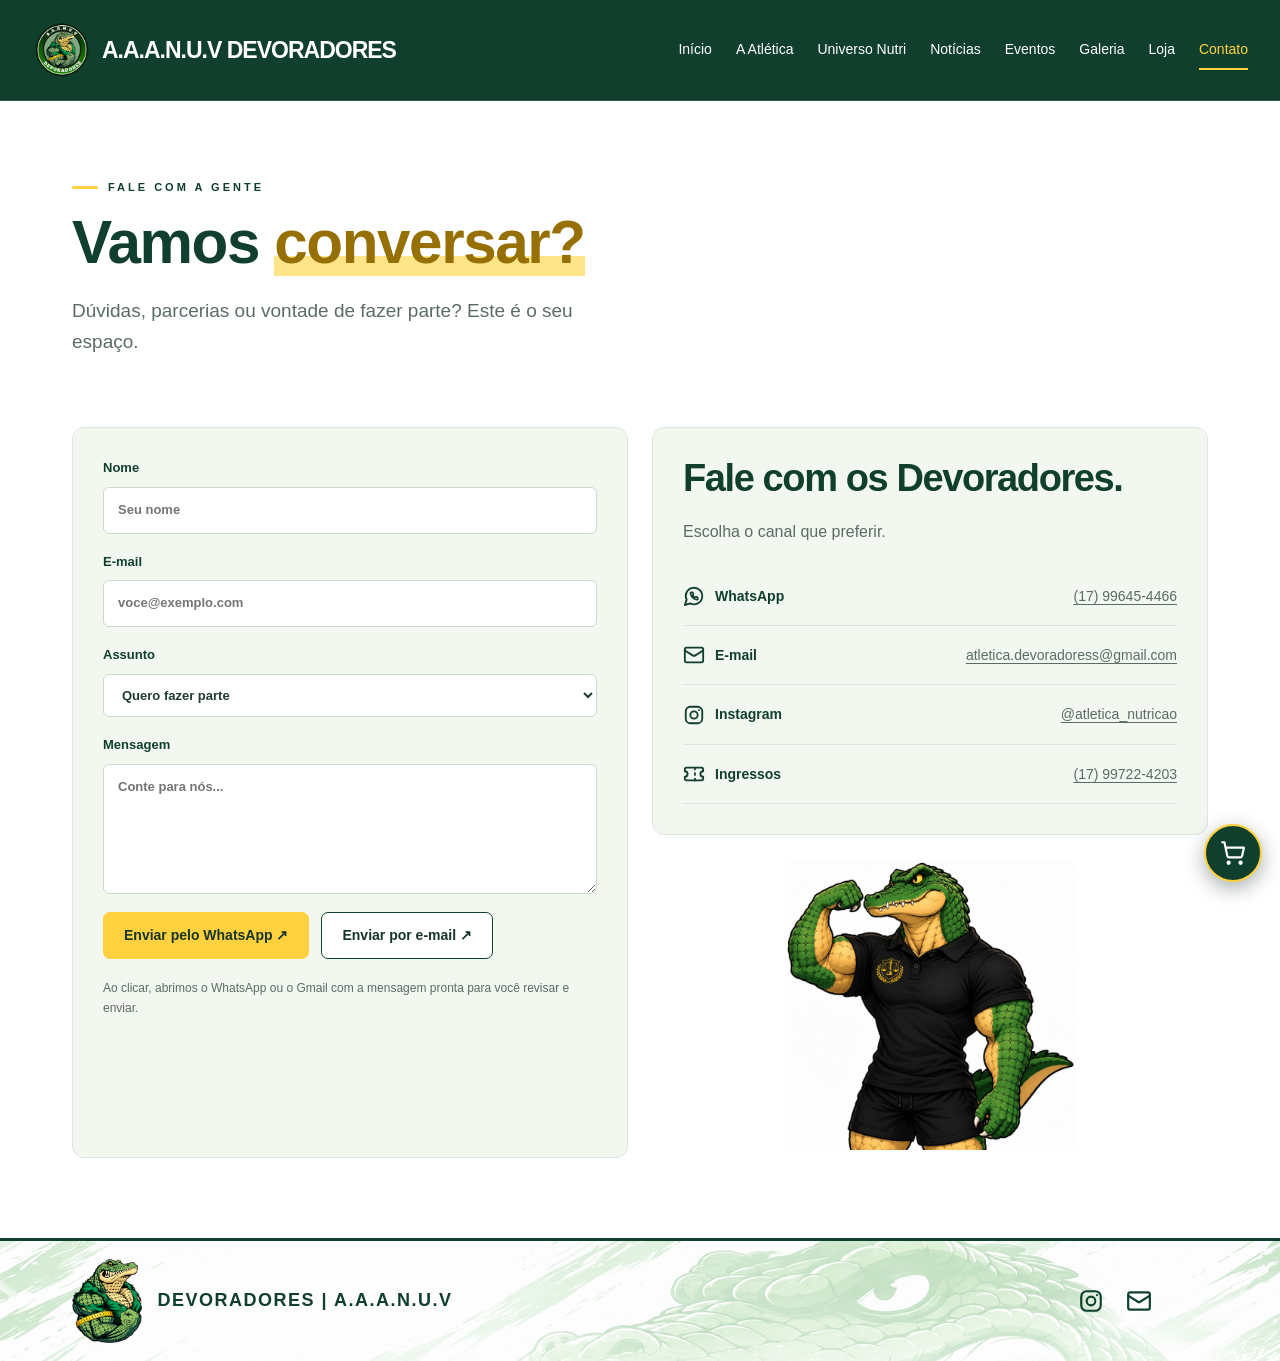
<file: contato.html>
<!doctype html>
<html lang="pt-BR">
  <head>
    <meta charset="UTF-8" />
    <meta name="viewport" content="width=device-width, initial-scale=1" />
    <meta
      name="description"
      content="Fale com a atlética Devoradores pelo WhatsApp, e-mail ou Instagram."
    />

    <title>Contato | Devoradores</title>

    <link rel="icon" href="assets/logo.png" type="image/png" />
    <link rel="stylesheet" href="assets/layout-final.css?v=23" />

    <script src="components/site-header.js"></script>
    <script src="components/site-footer.js"></script>
    <script defer src="assets/app.js"></script>
      <style id="eyebrow-unificado">
      /* Rótulos pequenos de seção: todos seguem o layout do .atl-eyebrow */
      html body .atl-eyebrow,
      html body .nut-eyebrow,
      html body .evt-eyebrow,
      html body .ex-eyebrow,
      html body .eyebrow,
      html body .acao-info .eyebrow-line {
        display: inline-flex;
        align-items: center;
        gap: 10px;
        margin: 0 0 16px;
        padding: 0;
        font-size: 11px;
        font-weight: 700;
        letter-spacing: 3px;
        line-height: 1.4;
        text-transform: uppercase;
        color: #103f2e;
        background: none;
        border: 0;
        border-radius: 0;
      }
      html body .atl-eyebrow::before,
      html body .nut-eyebrow::before,
      html body .evt-eyebrow::before,
      html body .ex-eyebrow::before,
      html body .eyebrow::before,
      html body .acao-info .eyebrow-line::before {
        content: "";
        flex: none;
        width: 26px;
        height: 3px;
        border-radius: 3px;
        background: #ffd13e;
      }
      /* Fundos escuros: texto dourado para manter o contraste */
      html body .ex-sec--dark .ex-eyebrow,
      html body .ex-banner .ex-eyebrow,
      html body .callout .eyebrow { color: #ffd13e; }
    </style>
      <style id="margem-topo-unificada">
      /* Mesma distância entre o cabeçalho e o primeiro conteúdo em todas as páginas internas */
      html body main#main { margin-top: 0 !important; padding-top: 0 !important; }
      html body main#main > section:first-child {
        margin-top: 0 !important;
        padding-top: 70px !important;
      }
      @media (max-width: 780px) {
        html body main#main > section:first-child { padding-top: 44px !important; }
      }
    </style>
  </head>

  <body class="ctt">
    <a class="skip" href="#main">Pular para o conteúdo</a>

    <site-header></site-header>

    <main id="main">
      <section class="shop-intro">
        <p class="atl-eyebrow">Fale com a gente</p>

        <h1>Vamos <em>conversar?</em></h1>

        <p class="lead">
          Dúvidas, parcerias ou vontade de fazer parte? Este é o seu espaço.
        </p>
      </section>

      <section class="grid two contact">
        <form id="contact-form" class="panel">
          <label>
            Nome
            <input
              name="nome"
              autocomplete="name"
              placeholder="Seu nome"
              required
              maxlength="100"
            />
          </label>

          <label>
            E-mail
            <input
              name="email"
              autocomplete="email"
              type="email"
              placeholder="voce@exemplo.com"
              required
            />
          </label>

          <label>
            Assunto
            <select name="assunto">
              <option>Quero fazer parte</option>
              <option>Eventos</option>
              <option>Loja</option>
              <option>Parcerias</option>
              <option>Outros</option>
            </select>
          </label>

          <label>
            Mensagem
            <textarea
              name="mensagem"
              rows="5"
              placeholder="Conte para nós..."
              required
              maxlength="2000"
            ></textarea>
          </label>

          <div class="form-actions">
            <button class="button" type="submit">
              Enviar pelo WhatsApp ↗
            </button>

            <button class="button outline" type="button" id="mail-send">
              Enviar por e-mail ↗
            </button>
          </div>

          <p class="small">
            Ao clicar, abrimos o WhatsApp ou o Gmail com a mensagem pronta
            para você revisar e enviar.
          </p>

          <p id="form-status" role="status"></p>
        </form>

        <div>
          <div class="panel">
            <h2>Fale com os Devoradores.</h2>
            <p>Escolha o canal que preferir.</p>

            <div class="contact-row">
              <b>
                <svg
                  class="ci"
                  viewBox="0 0 24 24"
                  width="22"
                  height="22"
                  fill="none"
                  stroke="currentColor"
                  stroke-width="2"
                  stroke-linecap="round"
                  stroke-linejoin="round"
                  aria-hidden="true"
                >
                  <path d="M7.9 20A9 9 0 1 0 4 16.1L2 22Z" />
                  <g
                    transform="translate(7.3 7.3) scale(.4)"
                    stroke-width="4.6"
                  >
                    <path
                      d="M22 16.92v3a2 2 0 0 1-2.18 2 19.79 19.79 0 0 1-8.63-3.07 19.5 19.5 0 0 1-6-6 19.79 19.79 0 0 1-3.07-8.67A2 2 0 0 1 4.11 2h3a2 2 0 0 1 2 1.72 12.84 12.84 0 0 0 .7 2.81 2 2 0 0 1-.45 2.11L8.09 9.91a16 16 0 0 0 6 6l1.27-1.27a2 2 0 0 1 2.11-.45 12.84 12.84 0 0 0 2.81.7A2 2 0 0 1 22 16.92z"
                    />
                  </g>
                </svg>

                <span class="contact-label">WhatsApp</span>
              </b>

              <span>
                <a
                  href="https://wa.me/5517996454466"
                  target="_blank"
                  rel="noopener"
                >
                  (17) 99645-4466
                </a>
              </span>
            </div>

            <div class="contact-row">
              <b>
                <svg
                  class="ci"
                  viewBox="0 0 24 24"
                  width="22"
                  height="22"
                  fill="none"
                  stroke="currentColor"
                  stroke-width="2"
                  stroke-linecap="round"
                  stroke-linejoin="round"
                  aria-hidden="true"
                >
                  <rect width="20" height="16" x="2" y="4" rx="2" />
                  <path
                    d="m22 7-8.97 5.7a1.94 1.94 0 0 1-2.06 0L2 7"
                  />
                </svg>

                <span class="contact-label">E-mail</span>
              </b>

              <span>
                <a
                  href="https://mail.google.com/mail/?view=cm&amp;fs=1&amp;to=atletica.devoradoress%40gmail.com"
                  target="_blank"
                  rel="noopener"
                >
                  atletica.devoradoress@gmail.com
                </a>
              </span>
            </div>

            <div class="contact-row">
              <b>
                <svg
                  class="ci"
                  viewBox="0 0 24 24"
                  width="22"
                  height="22"
                  fill="none"
                  stroke="currentColor"
                  stroke-width="2"
                  stroke-linecap="round"
                  stroke-linejoin="round"
                  aria-hidden="true"
                >
                  <rect x="3" y="3" width="18" height="18" rx="5" />
                  <circle cx="12" cy="12" r="4" />
                  <circle
                    cx="17.5"
                    cy="6.5"
                    r="1"
                    fill="currentColor"
                    stroke="none"
                  />
                </svg>

                <span class="contact-label">Instagram</span>
              </b>

              <span>
                <a
                  href="https://www.instagram.com/atletica_nutricao"
                  target="_blank"
                  rel="noopener"
                >
                  @atletica_nutricao
                </a>
              </span>
            </div>

            <div class="contact-row">
              <b>
                <svg
                  class="ci"
                  viewBox="0 0 24 24"
                  width="22"
                  height="22"
                  fill="none"
                  stroke="currentColor"
                  stroke-width="2"
                  stroke-linecap="round"
                  stroke-linejoin="round"
                  aria-hidden="true"
                >
                  <path
                    d="M2 9a3 3 0 0 1 0 6v2a2 2 0 0 0 2 2h16a2 2 0 0 0 2-2v-2a3 3 0 0 1 0-6V7a2 2 0 0 0-2-2H4a2 2 0 0 0-2 2Z"
                  />
                  <path d="M13 5v2" />
                  <path d="M13 11v2" />
                  <path d="M13 17v2" />
                </svg>

                <span class="contact-label">Ingressos</span>
              </b>

              <span>
                <a
                  href="https://wa.me/5517997224203"
                  target="_blank"
                  rel="noopener"
                >
                  (17) 99722-4203
                </a>
              </span>
            </div>
          </div>

          <img
            class="contact-mascot"
            src="assets/mascote.jpg"
            alt="Mascote Devoradores"
            loading="lazy"
          />
        </div>
      </section>
    </main>

    <site-footer></site-footer>

    <dialog id="detail-dialog">
      <button class="close" type="button" aria-label="Fechar janela">
        ×
      </button>

      <div id="detail-content"></div>
    </dialog>

    <div id="toast" role="status" aria-live="polite"></div>

    <button
      class="cart-fab"
      id="cart-open"
      type="button"
      aria-label="Abrir carrinho"
    >
      <svg
        viewBox="0 0 24 24"
        width="26"
        height="26"
        fill="none"
        stroke="currentColor"
        stroke-width="2"
        stroke-linecap="round"
        stroke-linejoin="round"
        aria-hidden="true"
      >
        <circle cx="8" cy="21" r="1" />
        <circle cx="19" cy="21" r="1" />
        <path
          d="M2.05 2.05h2l2.66 12.42a2 2 0 0 0 2 1.58h9.78a2 2 0 0 0 1.95-1.57l1.65-7.43H5.12"
        />
      </svg>

      <span class="cart-badge" id="cart-count" hidden>0</span>
    </button>
  </body>
</html>
</file>
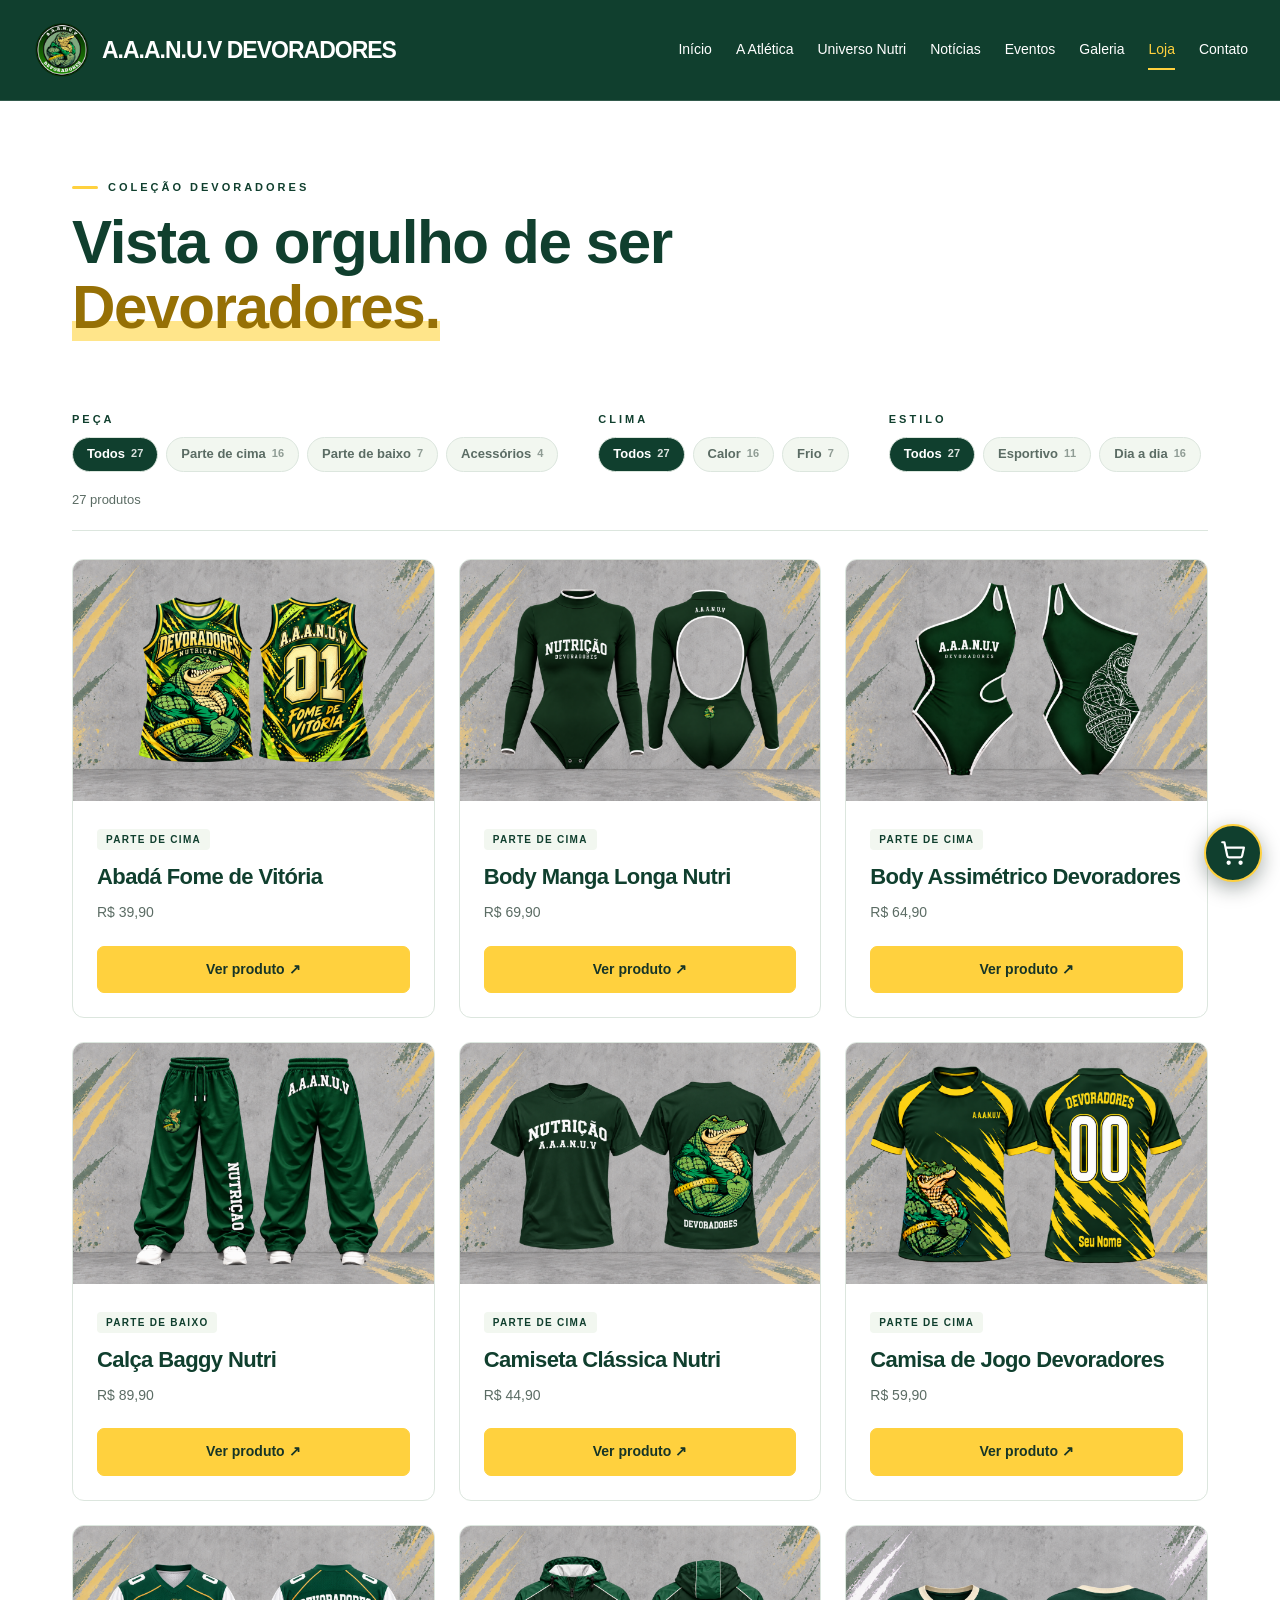
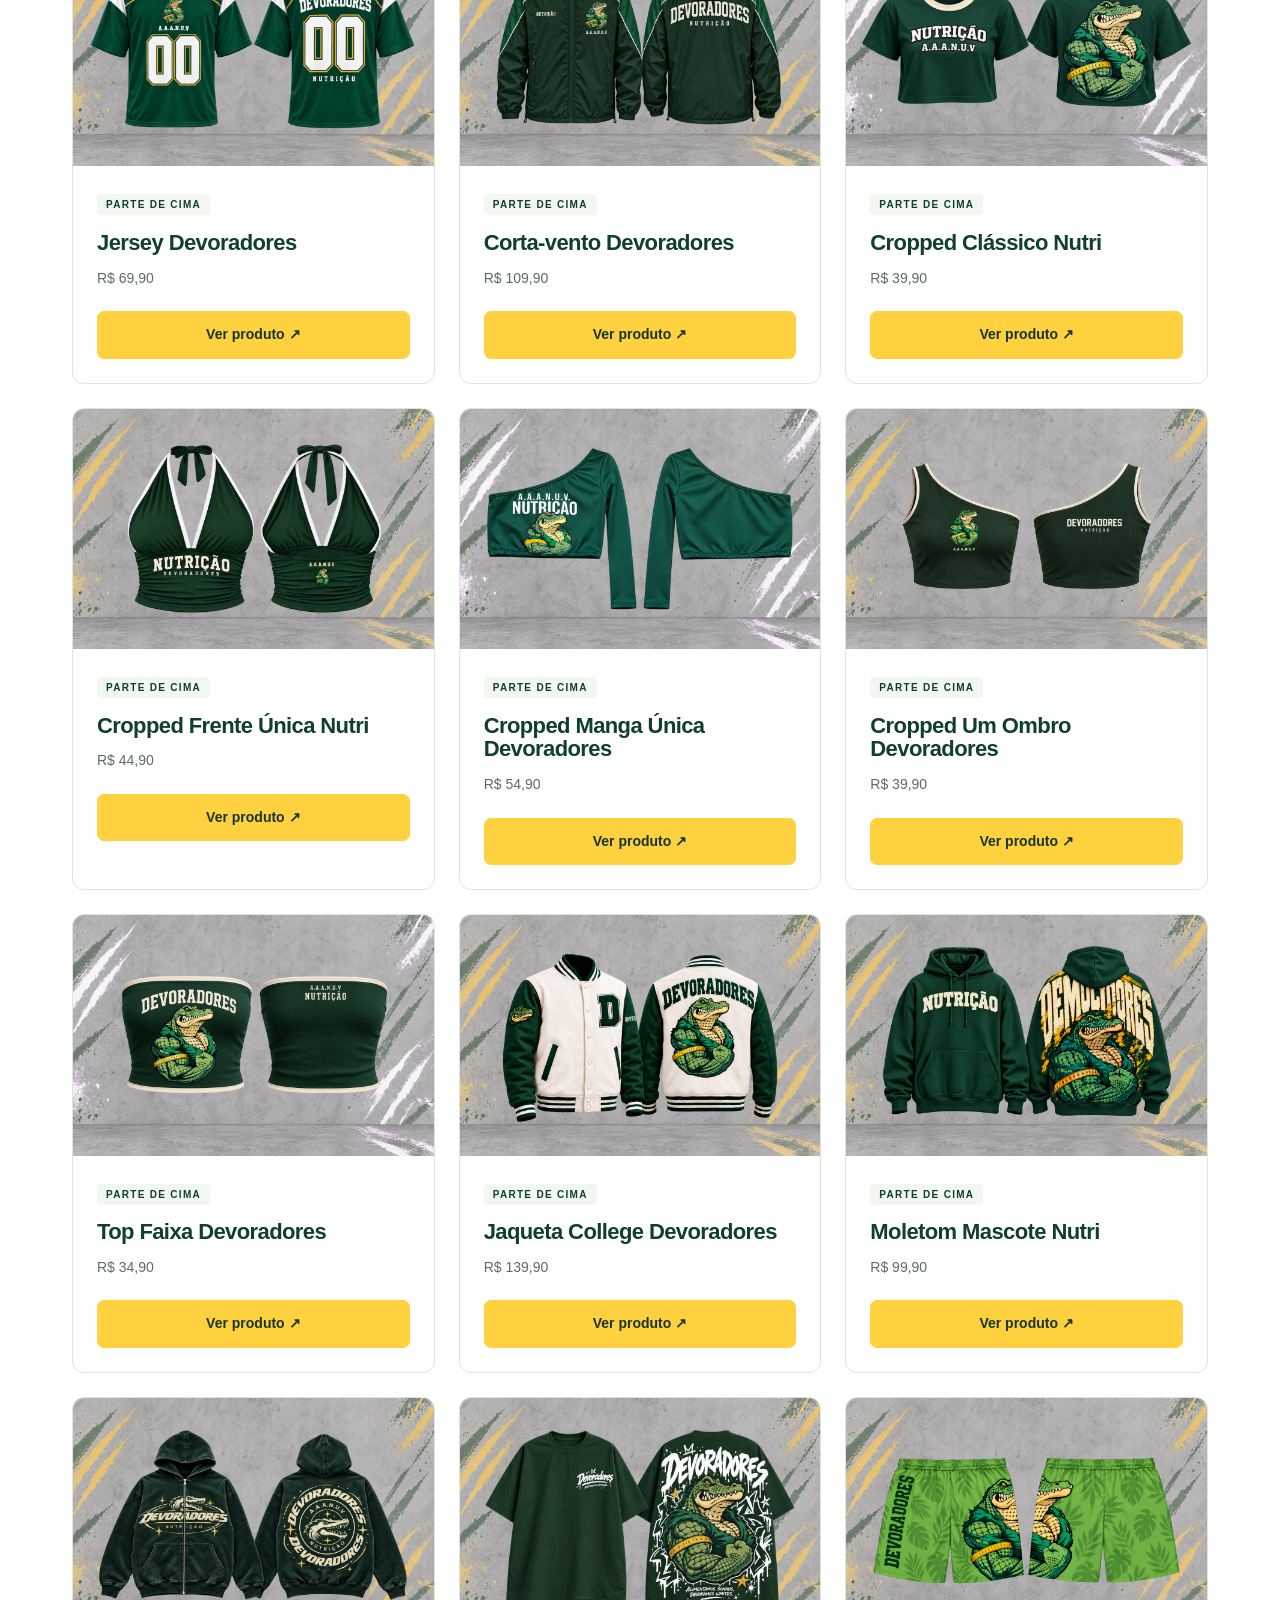
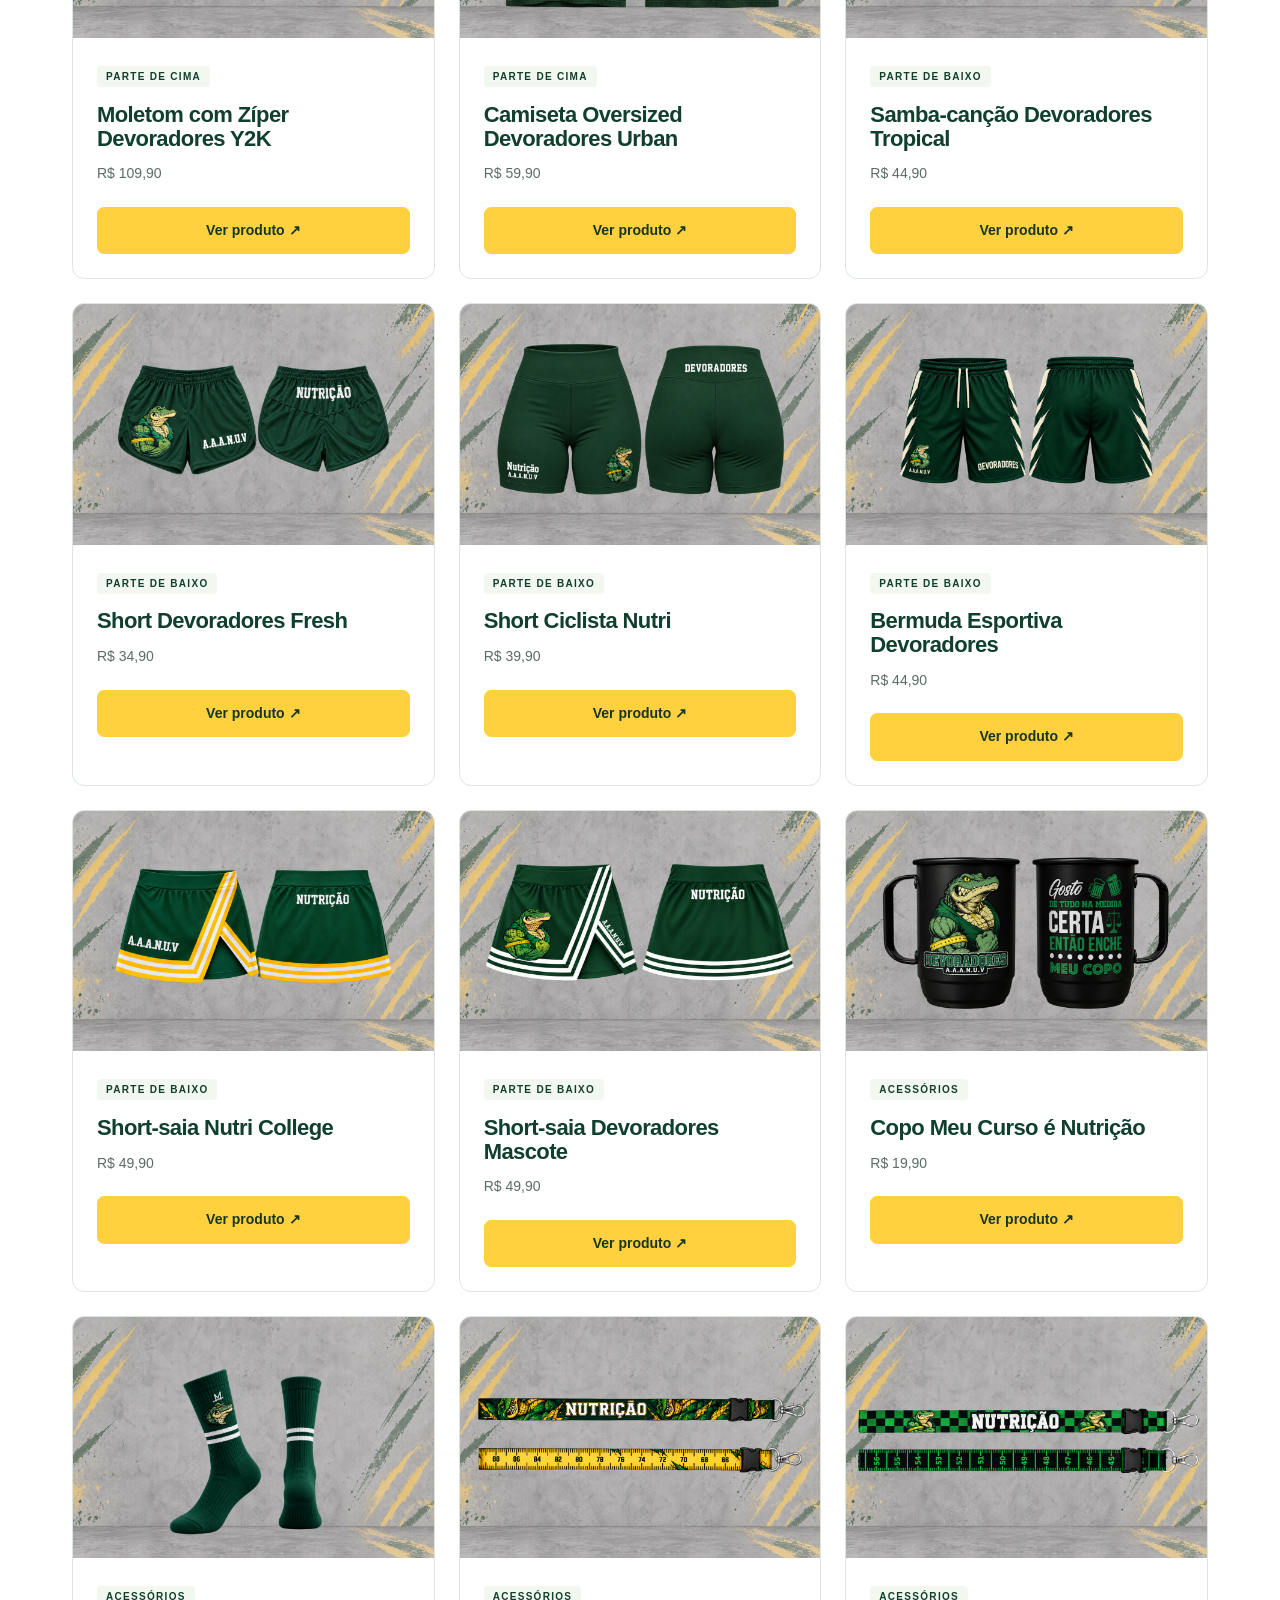
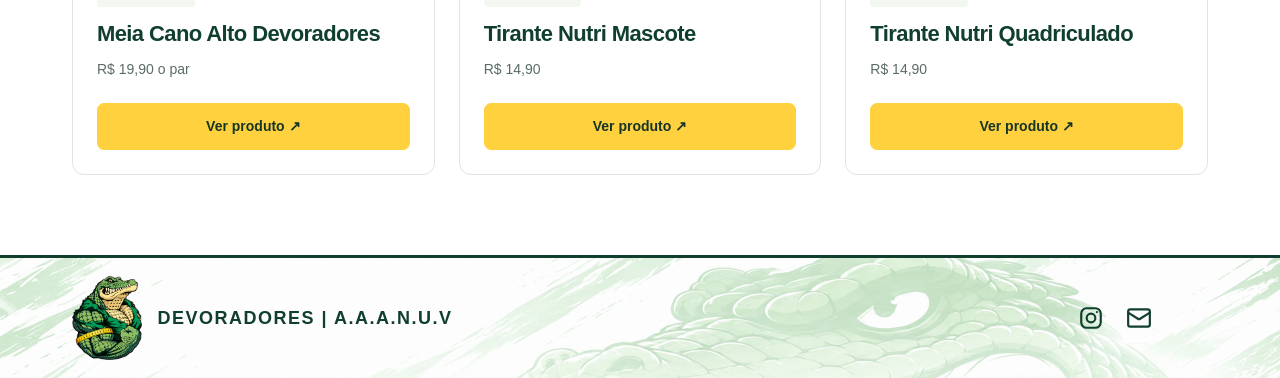
<file: loja.html>
<!doctype html>
<html lang="pt-BR">
  <head>
    <meta charset="UTF-8" />
    <meta name="viewport" content="width=device-width, initial-scale=1" />
    <meta
      name="description"
      content="Loja Devoradores: roupas, moletons, jaquetas e acessórios da atlética de Nutrição. Filtre por peça, clima e estilo."
    />
    <title>Loja | Devoradores</title>
    <link rel="icon" href="assets/logo.png" type="image/png" />
    <link rel="stylesheet" href="assets/layout-final.css?v=23" />
    <script src="components/site-header.js"></script><script src="components/site-footer.js"></script><script defer src="assets/app.js"></script>
    <style>
      /* Filtros no topo da loja */
      .shop-layout{display:block}
      .shop-toolbar{display:grid;grid-template-columns:repeat(3,auto);justify-content:start;gap:18px 40px;margin-bottom:28px;padding-bottom:20px;border-bottom:1px solid var(--line)}
      .filter-group{display:flex;flex-direction:column;gap:8px;min-width:0}
      .toolbar-label{font-size:11px;font-weight:bold;letter-spacing:3px;text-transform:uppercase;color:var(--green)}
      .shop-toolbar .chips{margin:0;display:flex;flex-wrap:wrap;gap:8px}
      .shop-toolbar .chip{cursor:pointer;display:inline-flex;align-items:center;gap:6px;padding:6px 14px;font-size:13px;font-family:inherit}
      .chip-n{font-size:11px;font-weight:bold;opacity:.65}
      .shop-toolbar .chip.selected .chip-n{opacity:.85}
      .shop-toolbar .chip:disabled{opacity:.4;cursor:not-allowed;text-decoration:line-through}
      .filter-status{grid-column:1/-1;display:flex;align-items:center;gap:14px;flex-wrap:wrap;font-size:13px;color:var(--muted)}
      .filter-status .text-button{font-size:13px;font-weight:bold;color:var(--green);text-decoration:underline;text-underline-offset:3px;background:none;border:0;padding:0;cursor:pointer}
      .empty-products{padding:32px 0;text-align:center;color:var(--muted)}
      .shop-intro .small{margin:0}
      /* Área da imagem do produto: 360 x 240 (proporção 3:2), imagem inteira sem cortes */
      .shop-layout .product>img{width:100%;height:auto;aspect-ratio:360/240;object-fit:contain;object-position:center;background:#f3f6f2}
      @media(max-width:900px){.shop-toolbar{grid-template-columns:1fr;gap:16px}}
      @media(max-width:780px){.shop-toolbar{margin-bottom:20px;padding-bottom:16px}}
    </style>
      <style id="eyebrow-unificado">
      /* Rótulos pequenos de seção: todos seguem o layout do .atl-eyebrow */
      html body .atl-eyebrow,
      html body .nut-eyebrow,
      html body .evt-eyebrow,
      html body .ex-eyebrow,
      html body .eyebrow,
      html body .acao-info .eyebrow-line {
        display: inline-flex;
        align-items: center;
        gap: 10px;
        margin: 0 0 16px;
        padding: 0;
        font-size: 11px;
        font-weight: 700;
        letter-spacing: 3px;
        line-height: 1.4;
        text-transform: uppercase;
        color: #103f2e;
        background: none;
        border: 0;
        border-radius: 0;
      }
      html body .atl-eyebrow::before,
      html body .nut-eyebrow::before,
      html body .evt-eyebrow::before,
      html body .ex-eyebrow::before,
      html body .eyebrow::before,
      html body .acao-info .eyebrow-line::before {
        content: "";
        flex: none;
        width: 26px;
        height: 3px;
        border-radius: 3px;
        background: #ffd13e;
      }
      /* Fundos escuros: texto dourado para manter o contraste */
      html body .ex-sec--dark .ex-eyebrow,
      html body .ex-banner .ex-eyebrow,
      html body .callout .eyebrow { color: #ffd13e; }
    </style>
      <style id="margem-topo-unificada">
      /* Mesma distância entre o cabeçalho e o primeiro conteúdo em todas as páginas internas */
      html body main#main { margin-top: 0 !important; padding-top: 0 !important; }
      html body main#main > section:first-child {
        margin-top: 0 !important;
        padding-top: 70px !important;
      }
      @media (max-width: 780px) {
        html body main#main > section:first-child { padding-top: 44px !important; }
      }
    </style>
  </head>
  <body>
    <a class="skip" href="#main">Pular para o conteúdo</a>
    <site-header></site-header>
    <main id="main">
      <section class="shop-intro">
        <p class="atl-eyebrow">Coleção Devoradores</p>
        <h1>Vista o orgulho de ser <em>Devoradores.</em></h1>
      </section>
      <section class="shop-layout">
        <div class="shop-toolbar" aria-label="Filtros da loja">
          <div class="filter-group" role="group" aria-label="Peça">
            <span class="toolbar-label">Peça</span>
            <div class="chips">
              <button class="chip selected" type="button" data-fg="tipo" data-fv="todos" aria-pressed="true">Todos<span class="chip-n"></span></button><button class="chip" type="button" data-fg="tipo" data-fv="cima" aria-pressed="false">Parte de cima<span class="chip-n"></span></button><button class="chip" type="button" data-fg="tipo" data-fv="baixo" aria-pressed="false">Parte de baixo<span class="chip-n"></span></button><button class="chip" type="button" data-fg="tipo" data-fv="acessorio" aria-pressed="false">Acessórios<span class="chip-n"></span></button>
            </div>
          </div>
          <div class="filter-group" role="group" aria-label="Clima">
            <span class="toolbar-label">Clima</span>
            <div class="chips">
              <button class="chip selected" type="button" data-fg="clima" data-fv="todos" aria-pressed="true">Todos<span class="chip-n"></span></button><button class="chip" type="button" data-fg="clima" data-fv="calor" aria-pressed="false">Calor<span class="chip-n"></span></button><button class="chip" type="button" data-fg="clima" data-fv="frio" aria-pressed="false">Frio<span class="chip-n"></span></button>
            </div>
          </div>
          <div class="filter-group" role="group" aria-label="Estilo">
            <span class="toolbar-label">Estilo</span>
            <div class="chips">
              <button class="chip selected" type="button" data-fg="uso" data-fv="todos" aria-pressed="true">Todos<span class="chip-n"></span></button><button class="chip" type="button" data-fg="uso" data-fv="esportivo" aria-pressed="false">Esportivo<span class="chip-n"></span></button><button class="chip" type="button" data-fg="uso" data-fv="casual" aria-pressed="false">Dia a dia<span class="chip-n"></span></button>
            </div>
          </div>
          <div class="filter-status">
            <span id="shop-count" role="status" aria-live="polite"></span>
            <button class="text-button" id="clear-filters" type="button" hidden>Limpar filtros</button>
          </div>
        </div>
        <div class="grid three" id="products">
          <article class="card product" data-tipo="cima" data-clima="calor" data-uso="esportivo">
            <img
              class=""
              src="assets/loja/abada/verde.png"
              alt="Abadá Fome de Vitória"
              loading="lazy"
            />
            <div class="card-body">
              <span class="tag">Parte de cima</span>
              <h3>Abadá Fome de Vitória</h3>
              <p class="price">R$ 39,90</p>
              <button class="button" data-product="0">Ver produto ↗</button>
            </div>
          </article>
          <article class="card product" data-tipo="cima" data-clima="frio" data-uso="casual">
            <img
              class=""
              src="assets/loja/body_manga_longa/verde.png"
              alt="Body Manga Longa Nutri"
              loading="lazy"
            />
            <div class="card-body">
              <span class="tag">Parte de cima</span>
              <h3>Body Manga Longa Nutri</h3>
              <p class="price">R$ 69,90</p>
              <button class="button" data-product="1">Ver produto ↗</button>
            </div>
          </article>
          <article class="card product" data-tipo="cima" data-clima="calor" data-uso="casual">
            <img
              class=""
              src="assets/loja/body_mula_manca/verde.png"
              alt="Body Assimétrico Devoradores"
              loading="lazy"
            />
            <div class="card-body">
              <span class="tag">Parte de cima</span>
              <h3>Body Assimétrico Devoradores</h3>
              <p class="price">R$ 64,90</p>
              <button class="button" data-product="2">Ver produto ↗</button>
            </div>
          </article>
          <article class="card product" data-tipo="baixo" data-clima="frio" data-uso="casual">
            <img
              class=""
              src="assets/loja/calca/verde.png"
              alt="Calça Baggy Nutri"
              loading="lazy"
            />
            <div class="card-body">
              <span class="tag">Parte de baixo</span>
              <h3>Calça Baggy Nutri</h3>
              <p class="price">R$ 89,90</p>
              <button class="button" data-product="3">Ver produto ↗</button>
            </div>
          </article>
          <article class="card product" data-tipo="cima" data-clima="calor" data-uso="esportivo casual">
            <img
              class=""
              src="assets/loja/camiseta/verde.png"
              alt="Camiseta Clássica Nutri"
              loading="lazy"
            />
            <div class="card-body">
              <span class="tag">Parte de cima</span>
              <h3>Camiseta Clássica Nutri</h3>
              <p class="price">R$ 44,90</p>
              <button class="button" data-product="4">Ver produto ↗</button>
            </div>
          </article>
          <article class="card product" data-tipo="cima" data-clima="calor" data-uso="esportivo">
            <img
              class=""
              src="assets/loja/camiseta_time/verde.png"
              alt="Camisa de Jogo Devoradores"
              loading="lazy"
            />
            <div class="card-body">
              <span class="tag">Parte de cima</span>
              <h3>Camisa de Jogo Devoradores</h3>
              <p class="price">R$ 59,90</p>
              <button class="button" data-product="5">Ver produto ↗</button>
            </div>
          </article>
          <article class="card product" data-tipo="cima" data-clima="calor" data-uso="esportivo">
            <img
              class=""
              src="assets/loja/cam_fut_americano/verde.png"
              alt="Jersey Devoradores"
              loading="lazy"
            />
            <div class="card-body">
              <span class="tag">Parte de cima</span>
              <h3>Jersey Devoradores</h3>
              <p class="price">R$ 69,90</p>
              <button class="button" data-product="6">Ver produto ↗</button>
            </div>
          </article>
          <article class="card product" data-tipo="cima" data-clima="frio" data-uso="esportivo">
            <img
              class=""
              src="assets/loja/corta_vento/verde.png"
              alt="Corta-vento Devoradores"
              loading="lazy"
            />
            <div class="card-body">
              <span class="tag">Parte de cima</span>
              <h3>Corta-vento Devoradores</h3>
              <p class="price">R$ 109,90</p>
              <button class="button" data-product="7">Ver produto ↗</button>
            </div>
          </article>
          <article class="card product" data-tipo="cima" data-clima="calor" data-uso="casual">
            <img
              class=""
              src="assets/loja/cropped/verde.png"
              alt="Cropped Clássico Nutri"
              loading="lazy"
            />
            <div class="card-body">
              <span class="tag">Parte de cima</span>
              <h3>Cropped Clássico Nutri</h3>
              <p class="price">R$ 39,90</p>
              <button class="button" data-product="8">Ver produto ↗</button>
            </div>
          </article>
          <article class="card product" data-tipo="cima" data-clima="calor" data-uso="casual">
            <img
              class=""
              src="assets/loja/cropped_amarracao/verde.png"
              alt="Cropped Frente Única Nutri"
              loading="lazy"
            />
            <div class="card-body">
              <span class="tag">Parte de cima</span>
              <h3>Cropped Frente Única Nutri</h3>
              <p class="price">R$ 44,90</p>
              <button class="button" data-product="9">Ver produto ↗</button>
            </div>
          </article>
          <article class="card product" data-tipo="cima" data-clima="frio" data-uso="casual">
            <img
              class=""
              src="assets/loja/cropped_manga_longa_mula_manca/verde.png"
              alt="Cropped Manga Única Devoradores"
              loading="lazy"
            />
            <div class="card-body">
              <span class="tag">Parte de cima</span>
              <h3>Cropped Manga Única Devoradores</h3>
              <p class="price">R$ 54,90</p>
              <button class="button" data-product="10">Ver produto ↗</button>
            </div>
          </article>
          <article class="card product" data-tipo="cima" data-clima="calor" data-uso="casual">
            <img
              class=""
              src="assets/loja/cropped_mula_manca/verde.png"
              alt="Cropped Um Ombro Devoradores"
              loading="lazy"
            />
            <div class="card-body">
              <span class="tag">Parte de cima</span>
              <h3>Cropped Um Ombro Devoradores</h3>
              <p class="price">R$ 39,90</p>
              <button class="button" data-product="11">Ver produto ↗</button>
            </div>
          </article>
          <article class="card product" data-tipo="cima" data-clima="calor" data-uso="casual">
            <img
              class=""
              src="assets/loja/cropped_tube/verde.png"
              alt="Top Faixa Devoradores"
              loading="lazy"
            />
            <div class="card-body">
              <span class="tag">Parte de cima</span>
              <h3>Top Faixa Devoradores</h3>
              <p class="price">R$ 34,90</p>
              <button class="button" data-product="12">Ver produto ↗</button>
            </div>
          </article>
          <article class="card product" data-tipo="cima" data-clima="frio" data-uso="casual">
            <img
              class=""
              src="assets/loja/jaqueta/verde_branco.png"
              alt="Jaqueta College Devoradores"
              loading="lazy"
            />
            <div class="card-body">
              <span class="tag">Parte de cima</span>
              <h3>Jaqueta College Devoradores</h3>
              <p class="price">R$ 139,90</p>
              <button class="button" data-product="13">Ver produto ↗</button>
            </div>
          </article>
          <article class="card product" data-tipo="cima" data-clima="frio" data-uso="casual">
            <img
              class=""
              src="assets/loja/moletom/verde.png"
              alt="Moletom Mascote Nutri"
              loading="lazy"
            />
            <div class="card-body">
              <span class="tag">Parte de cima</span>
              <h3>Moletom Mascote Nutri</h3>
              <p class="price">R$ 99,90</p>
              <button class="button" data-product="14">Ver produto ↗</button>
            </div>
          </article>
          <article class="card product" data-tipo="cima" data-clima="frio" data-uso="casual">
            <img
              class=""
              src="assets/loja/moletom_y2k/verde.png"
              alt="Moletom com Zíper Devoradores Y2K"
              loading="lazy"
            />
            <div class="card-body">
              <span class="tag">Parte de cima</span>
              <h3>Moletom com Zíper Devoradores Y2K</h3>
              <p class="price">R$ 109,90</p>
              <button class="button" data-product="15">Ver produto ↗</button>
            </div>
          </article>
          <article class="card product" data-tipo="cima" data-clima="calor" data-uso="casual">
            <img
              class=""
              src="assets/loja/oversize/verde.png"
              alt="Camiseta Oversized Devoradores Urban"
              loading="lazy"
            />
            <div class="card-body">
              <span class="tag">Parte de cima</span>
              <h3>Camiseta Oversized Devoradores Urban</h3>
              <p class="price">R$ 59,90</p>
              <button class="button" data-product="16">Ver produto ↗</button>
            </div>
          </article>
          <article class="card product" data-tipo="baixo" data-clima="calor" data-uso="casual">
            <img
              class=""
              src="assets/loja/samba_cancao/verde.png"
              alt="Samba-canção Devoradores Tropical"
              loading="lazy"
            />
            <div class="card-body">
              <span class="tag">Parte de baixo</span>
              <h3>Samba-canção Devoradores Tropical</h3>
              <p class="price">R$ 44,90</p>
              <button class="button" data-product="17">Ver produto ↗</button>
            </div>
          </article>
          <article class="card product" data-tipo="baixo" data-clima="calor" data-uso="esportivo casual">
            <img
              class=""
              src="assets/loja/short_doll_feminino/verde.png"
              alt="Short Devoradores Fresh"
              loading="lazy"
            />
            <div class="card-body">
              <span class="tag">Parte de baixo</span>
              <h3>Short Devoradores Fresh</h3>
              <p class="price">R$ 34,90</p>
              <button class="button" data-product="18">Ver produto ↗</button>
            </div>
          </article>
          <article class="card product" data-tipo="baixo" data-clima="calor" data-uso="esportivo">
            <img
              class=""
              src="assets/loja/short_feminino/verde.png"
              alt="Short Ciclista Nutri"
              loading="lazy"
            />
            <div class="card-body">
              <span class="tag">Parte de baixo</span>
              <h3>Short Ciclista Nutri</h3>
              <p class="price">R$ 39,90</p>
              <button class="button" data-product="19">Ver produto ↗</button>
            </div>
          </article>
          <article class="card product" data-tipo="baixo" data-clima="calor" data-uso="esportivo">
            <img
              class=""
              src="assets/loja/short_masculino/verde.png"
              alt="Bermuda Esportiva Devoradores"
              loading="lazy"
            />
            <div class="card-body">
              <span class="tag">Parte de baixo</span>
              <h3>Bermuda Esportiva Devoradores</h3>
              <p class="price">R$ 44,90</p>
              <button class="button" data-product="20">Ver produto ↗</button>
            </div>
          </article>
          <article class="card product" data-tipo="baixo" data-clima="calor" data-uso="esportivo">
            <img
              class=""
              src="assets/loja/short_saia/verde.png"
              alt="Short-saia Nutri College"
              loading="lazy"
            />
            <div class="card-body">
              <span class="tag">Parte de baixo</span>
              <h3>Short-saia Nutri College</h3>
              <p class="price">R$ 49,90</p>
              <button class="button" data-product="21">Ver produto ↗</button>
            </div>
          </article>
          <article class="card product" data-tipo="baixo" data-clima="calor" data-uso="esportivo">
            <img
              class=""
              src="assets/loja/short_saia2/verde.png"
              alt="Short-saia Devoradores Mascote"
              loading="lazy"
            />
            <div class="card-body">
              <span class="tag">Parte de baixo</span>
              <h3>Short-saia Devoradores Mascote</h3>
              <p class="price">R$ 49,90</p>
              <button class="button" data-product="22">Ver produto ↗</button>
            </div>
          </article>
          <article class="card product" data-tipo="acessorio" data-clima="" data-uso="">
            <img
              class=""
              src="assets/loja/copo/preto.png"
              alt="Copo Meu Curso é Nutrição"
              loading="lazy"
            />
            <div class="card-body">
              <span class="tag">Acessórios</span>
              <h3>Copo Meu Curso é Nutrição</h3>
              <p class="price">R$ 19,90</p>
              <button class="button" data-product="23">Ver produto ↗</button>
            </div>
          </article>
          <article class="card product" data-tipo="acessorio" data-clima="" data-uso="esportivo casual">
            <img
              class=""
              src="assets/loja/meia/verde.png"
              alt="Meia Cano Alto Devoradores"
              loading="lazy"
            />
            <div class="card-body">
              <span class="tag">Acessórios</span>
              <h3>Meia Cano Alto Devoradores</h3>
              <p class="price">R$ 19,90 o par</p>
              <button class="button" data-product="24">Ver produto ↗</button>
            </div>
          </article>
          <article class="card product" data-tipo="acessorio" data-clima="" data-uso="">
            <img
              class=""
              src="assets/loja/tirante/verde.png"
              alt="Tirante Nutri Mascote"
              loading="lazy"
            />
            <div class="card-body">
              <span class="tag">Acessórios</span>
              <h3>Tirante Nutri Mascote</h3>
              <p class="price">R$ 14,90</p>
              <button class="button" data-product="25">Ver produto ↗</button>
            </div>
          </article>
          <article class="card product" data-tipo="acessorio" data-clima="" data-uso="">
            <img
              class=""
              src="assets/loja/tirante2/verde.png"
              alt="Tirante Nutri Quadriculado"
              loading="lazy"
            />
            <div class="card-body">
              <span class="tag">Acessórios</span>
              <h3>Tirante Nutri Quadriculado</h3>
              <p class="price">R$ 14,90</p>
              <button class="button" data-product="26">Ver produto ↗</button>
            </div>
          </article>
        </div>
        <p class="empty-products" id="empty-products" hidden>Nenhum produto com essa combinação de filtros. Use “Limpar filtros” para ver tudo.</p>
      </section>
    </main>
    <site-footer></site-footer>
    <dialog id="detail-dialog">
      <button class="close" aria-label="Fechar janela">×</button>
      <div id="detail-content"></div>
    </dialog>
    <div id="toast" role="status" aria-live="polite"></div>
  <button class="cart-fab" id="cart-open" type="button" aria-label="Abrir carrinho"><svg viewBox="0 0 24 24" width="26" height="26" fill="none" stroke="currentColor" stroke-width="2" stroke-linecap="round" stroke-linejoin="round" aria-hidden="true"><circle cx="8" cy="21" r="1"/><circle cx="19" cy="21" r="1"/><path d="M2.05 2.05h2l2.66 12.42a2 2 0 0 0 2 1.58h9.78a2 2 0 0 0 1.95-1.57l1.65-7.43H5.12"/></svg><span class="cart-badge" id="cart-count" hidden>0</span></button></body>
</html>
</file>
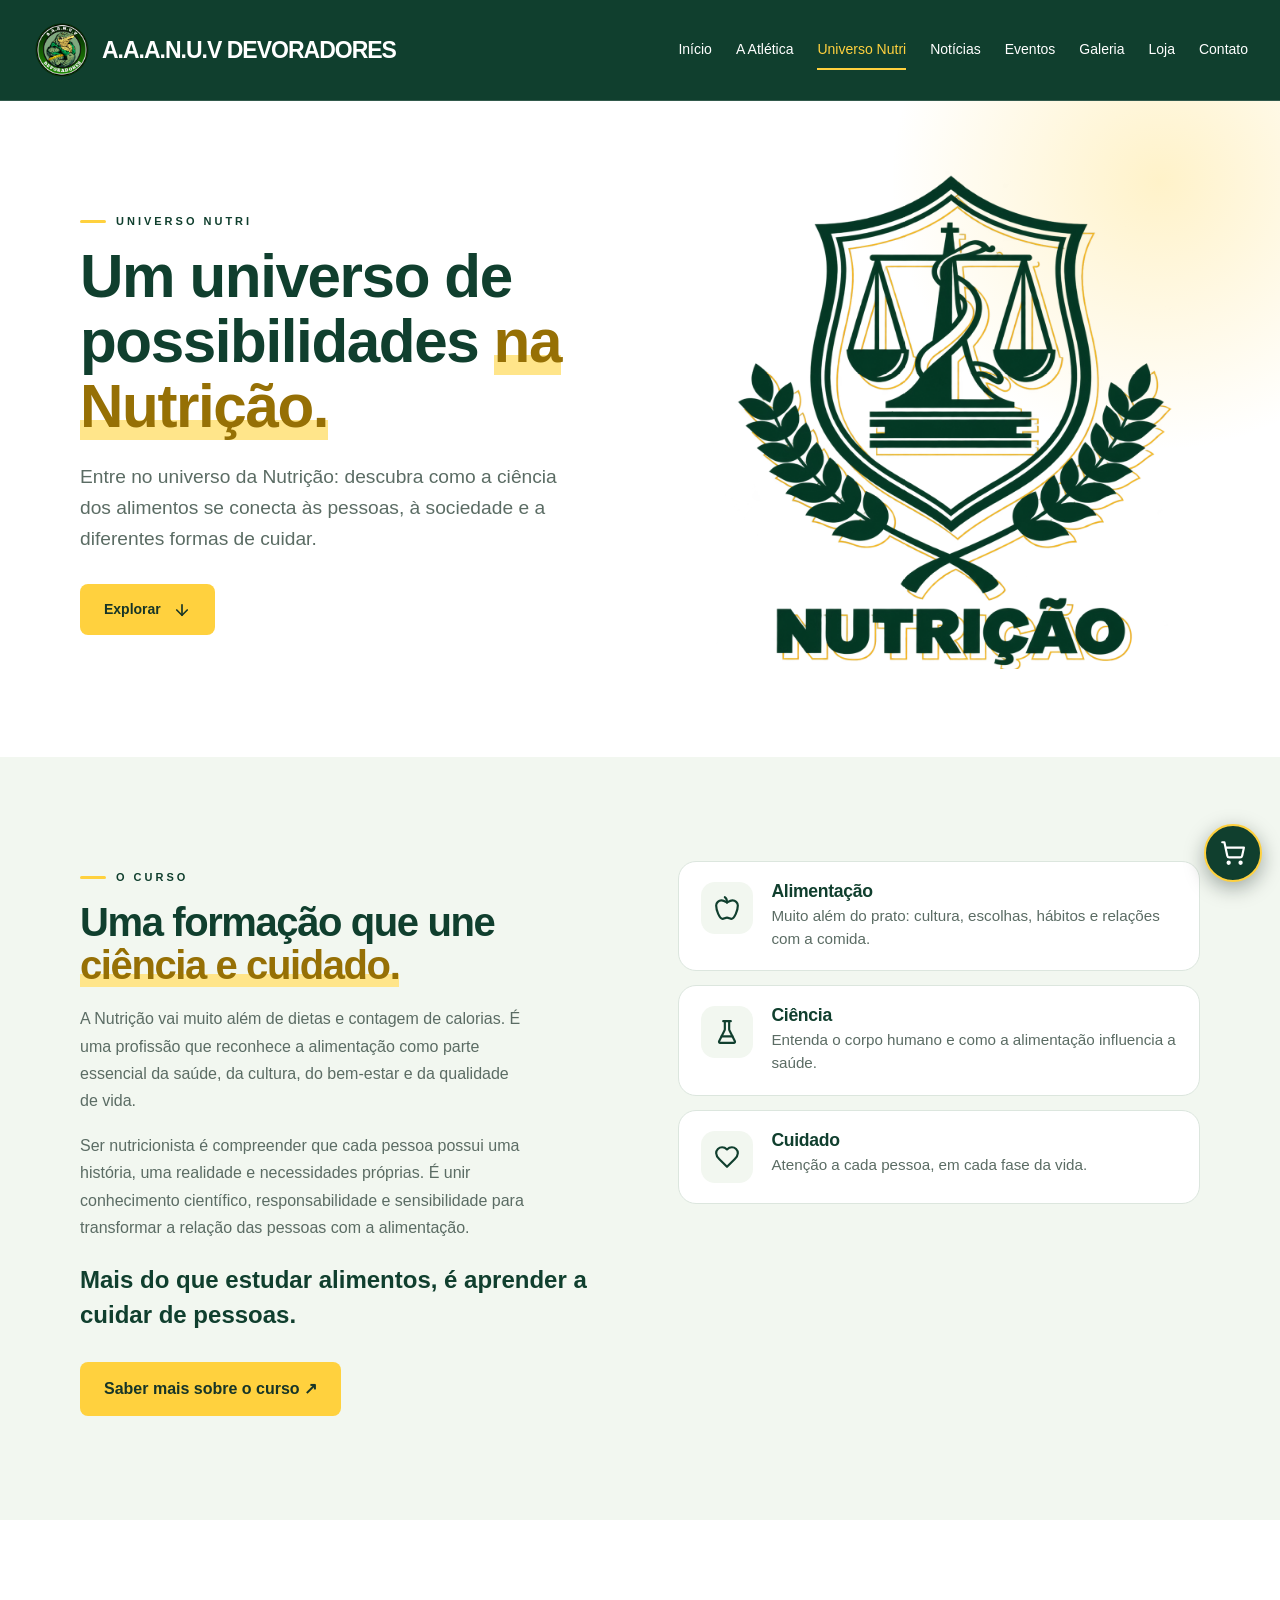
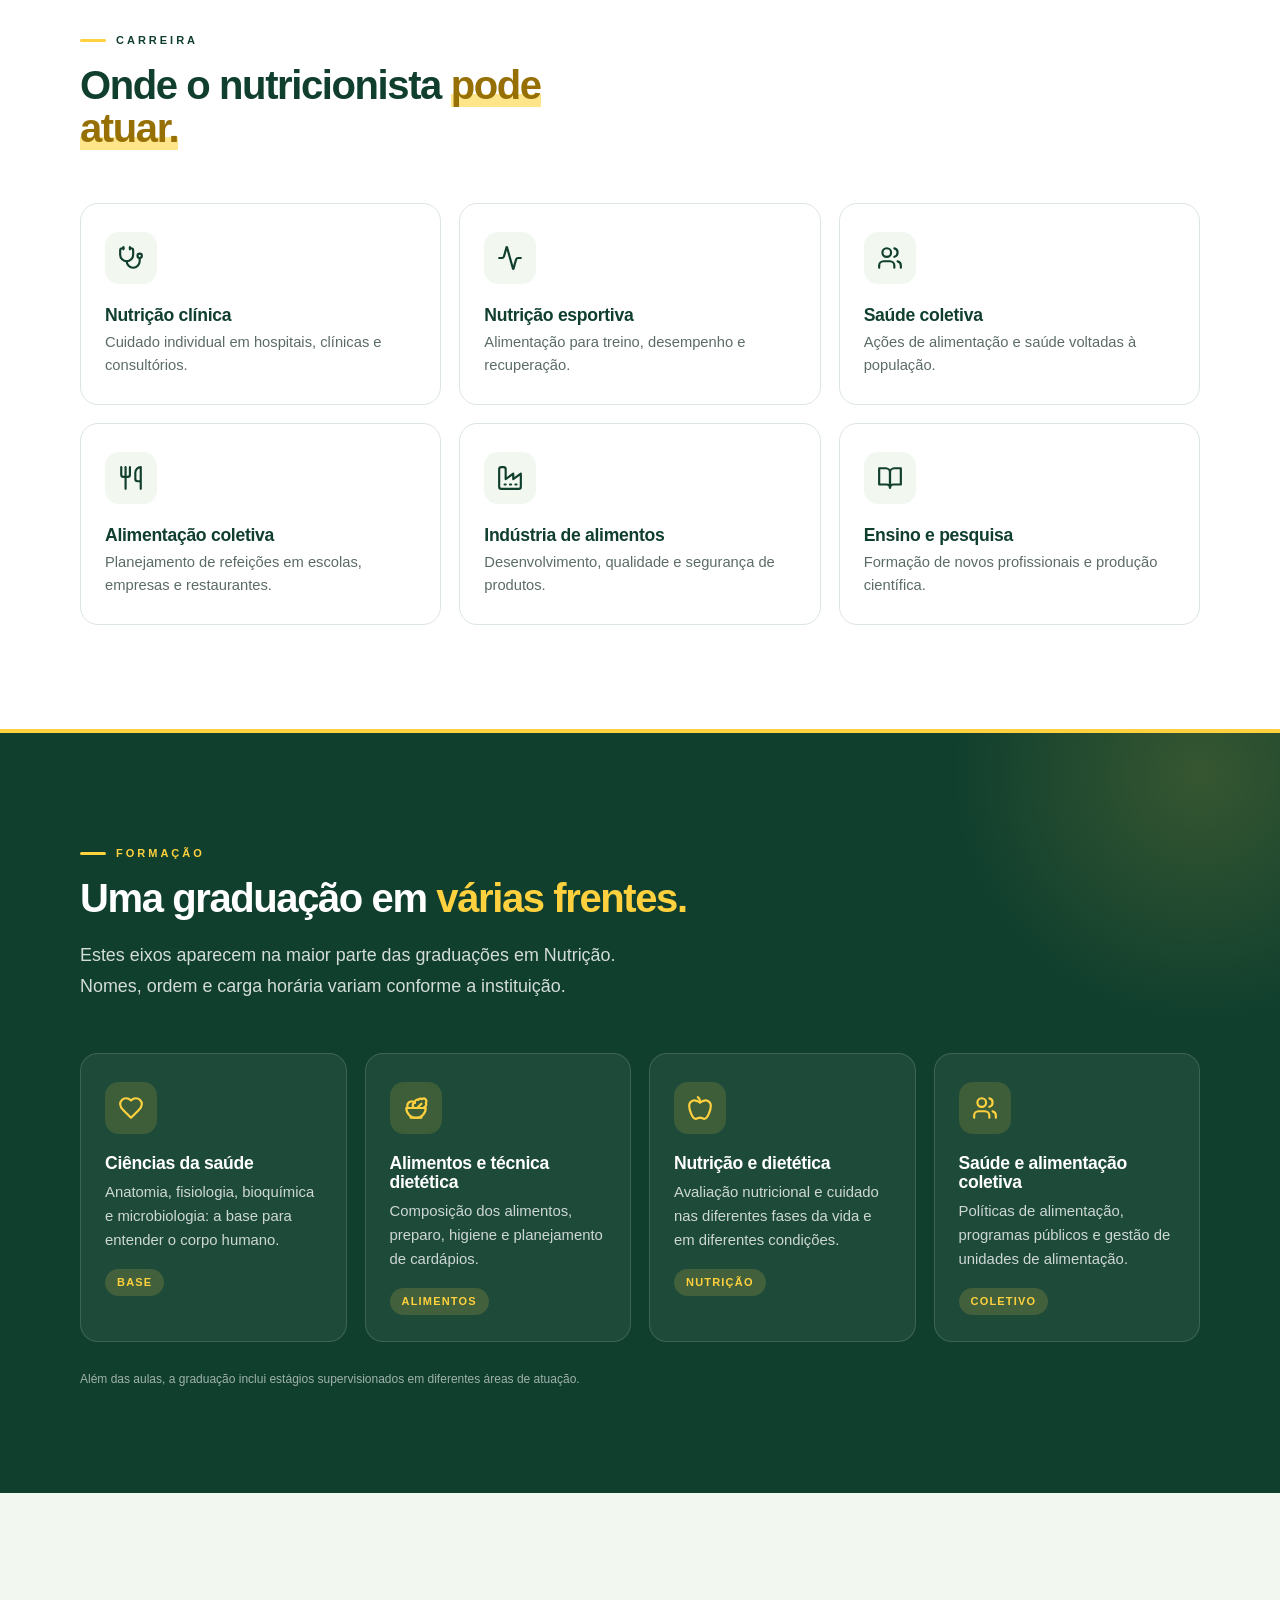
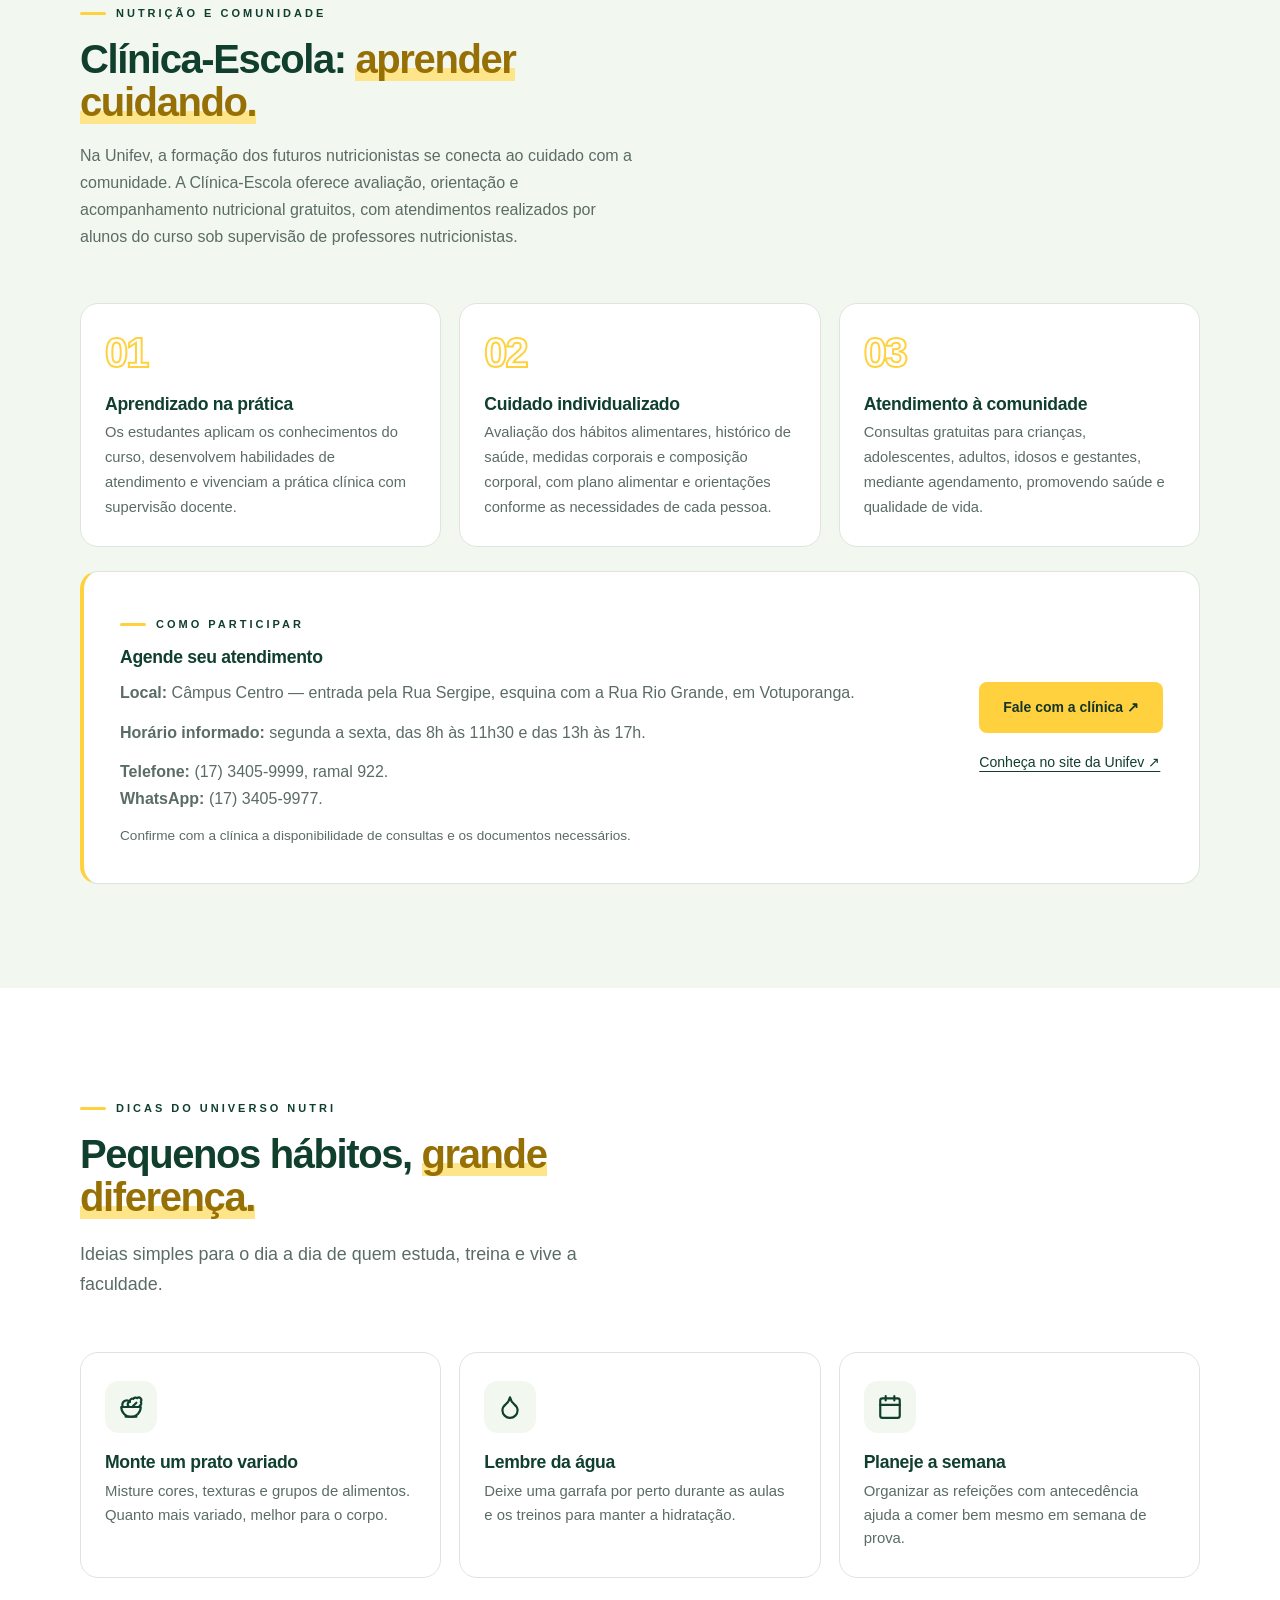
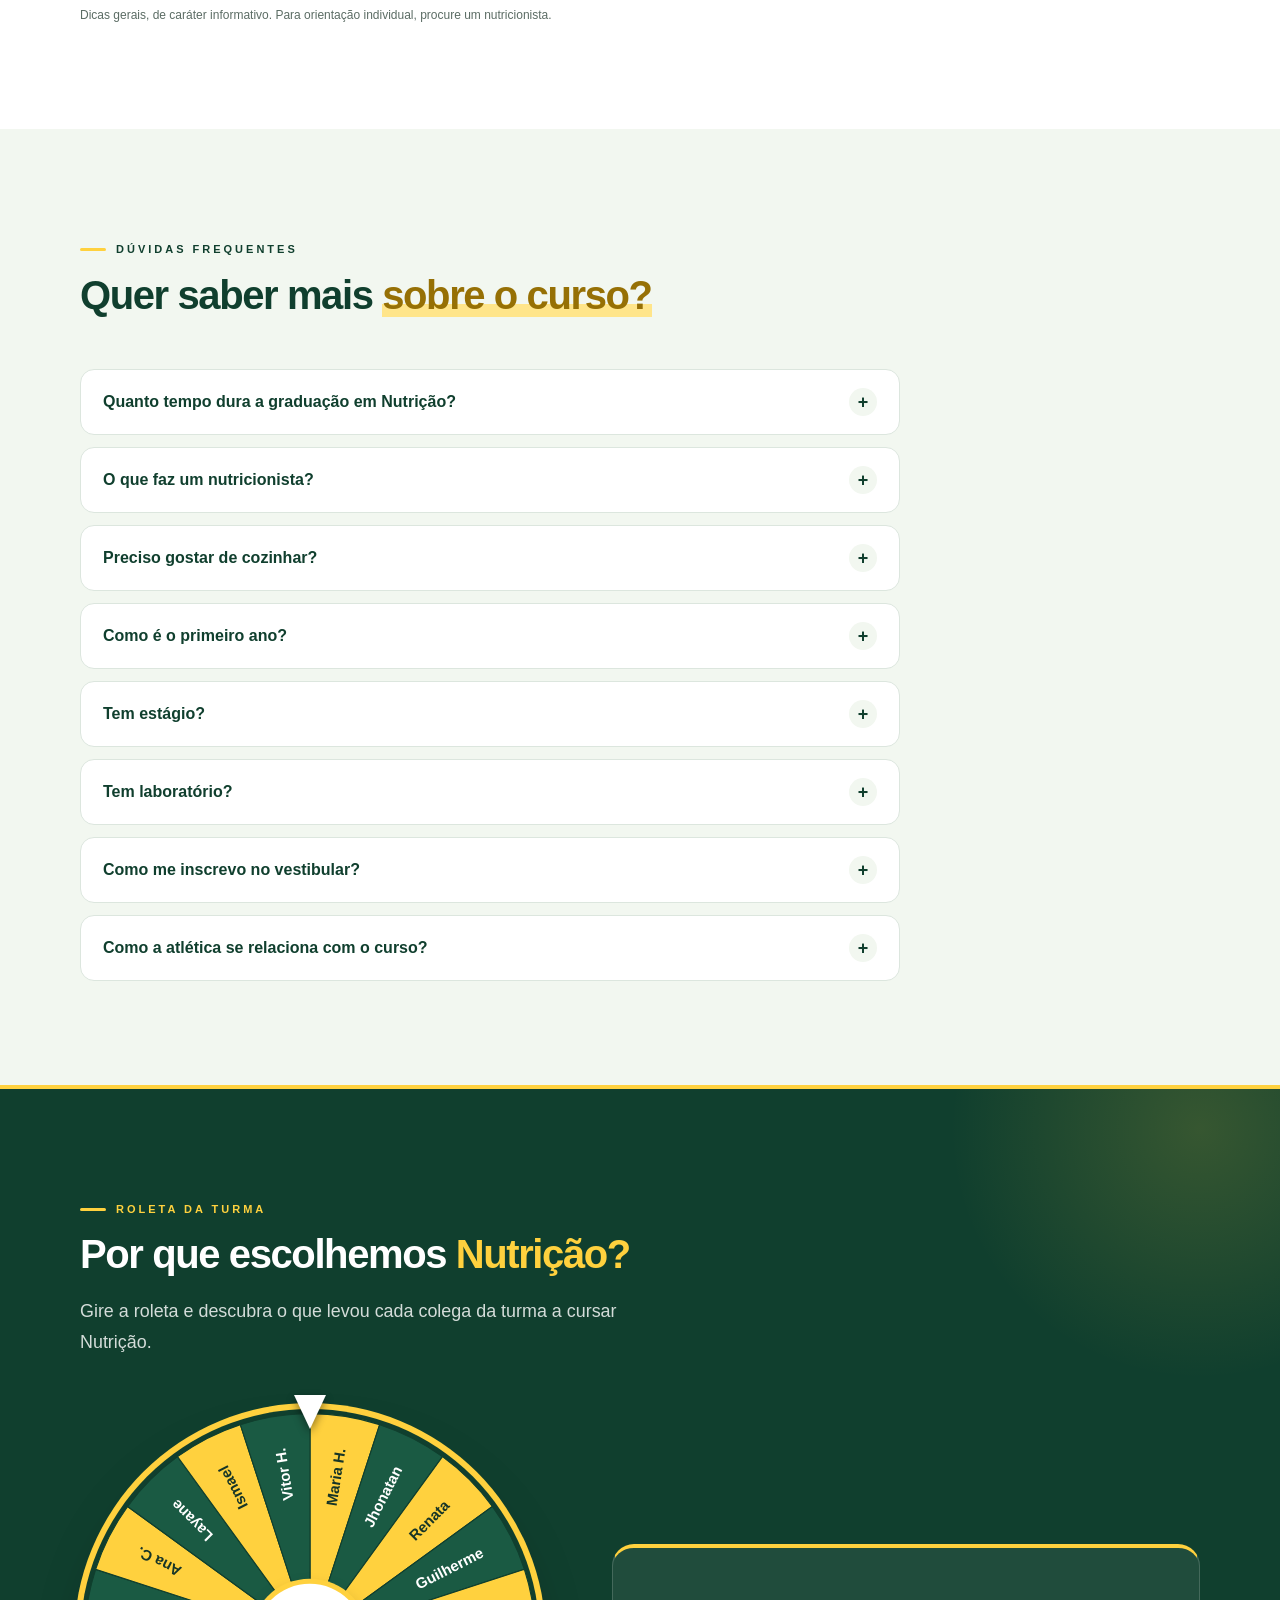
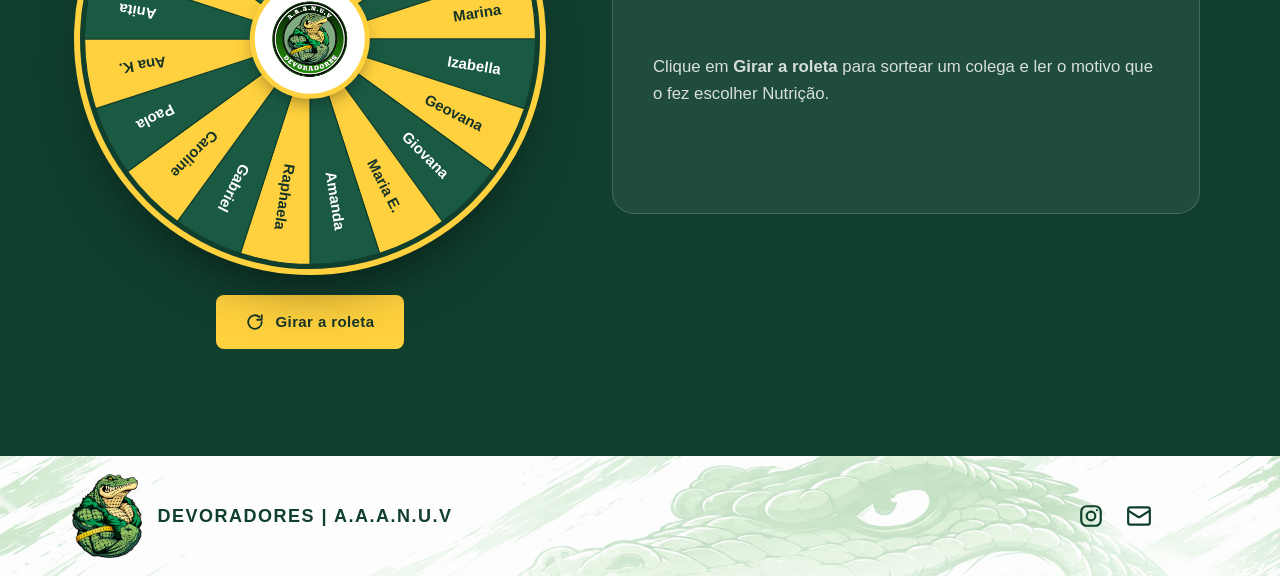
<file: nutri.html>
<!doctype html>
<html lang="pt-BR">
  <head>
    <meta charset="UTF-8" />
    <meta name="viewport" content="width=device-width, initial-scale=1" />
    <meta
      name="description"
      content="Universo Nutri: o curso de Nutrição da Unifev, a profissão, como entrar e a vida acadêmica."
    />
    <title>Universo Nutri | Devoradores</title>
    <link rel="icon" href="assets/logo.png" type="image/png" />
    <link rel="stylesheet" href="assets/layout-final.css?v=23" />
    <link rel="stylesheet" href="assets/extras.css?v=1" />
    <script src="components/site-header.js"></script><script src="components/site-footer.js"></script><script defer src="assets/app.js"></script>
    <style>
      /* ==========================================================
         Universo Nutri — mesmo sistema visual da página A Atlética.
         Tudo é escopado em .nut para não afetar as outras páginas.
         ========================================================== */
      .nut {
        --nut-green: #103f2e;
        --nut-green-2: #1a5a43;
        --nut-gold: #ffd13e;
        --nut-ink: #203b31;
        --nut-line: #dce6de;
        --nut-pale: #f2f7f0;
        --nut-radius: 18px;
        --nut-ease: cubic-bezier(0.22, 1, 0.36, 1);
      }
      .nut main#main {
        max-width: none;
        width: 100%;
        padding: 0;
        margin: 0;
      }
      .nut .nut-section,
      .nut .nut-hero {
        margin: 0;
      }
      .nut-wrap {
        width: min(1120px, 100% - 40px);
        margin-inline: auto;
      }
      .nut-section {
        padding: clamp(56px, 9vw, 104px) 0;
      }
      .nut-section--tint {
        background: var(--nut-pale);
      }
      html {
        scroll-padding-top: calc(var(--header-h, 60px) + 12px);
      }

      /* ---------- textos ---------- */
      .nut-eyebrow {
        display: inline-flex;
        align-items: center;
        gap: 10px;
        margin: 0 0 16px;
        font-size: 11px;
        font-weight: 700;
        letter-spacing: 3px;
        text-transform: uppercase;
        color: var(--nut-green);
      }
      .nut-eyebrow::before {
        content: "";
        width: 26px;
        height: 3px;
        border-radius: 3px;
        background: var(--nut-gold);
      }
      .nut h1,
      .nut h2,
      .nut h3 {
        margin: 0;
        color: var(--nut-green);
      }
      .nut h2 {
        font-size: clamp(1.8rem, 3.6vw, 2.5rem);
      }
      .nut h3 {
        font-size: 1.1rem;
        letter-spacing: -0.3px;
      }
      .nut-lead {
        margin: 22px 0 0;
        max-width: 46ch;
        font-size: clamp(1.02rem, 1.6vw, 1.2rem);
        line-height: 1.6;
      }
      .nut-text {
        margin: 18px 0 0;
        max-width: 50ch;
        line-height: 1.7;
      }

      /* ---------- botão ---------- */
      .nut-btn {
        display: inline-flex;
        align-items: center;
        gap: 12px;
        margin-top: 30px;
        padding: 14px 24px;
        border-radius: 8px;
        background: var(--nut-gold);
        color: #173527;
        font-size: 14px;
        font-weight: 700;
        transition:
          transform 0.3s var(--nut-ease),
          background 0.3s,
          box-shadow 0.3s;
      }
      .nut-btn svg {
        width: 18px;
        height: 18px;
        transition: transform 0.3s var(--nut-ease);
      }
      .nut-btn:hover {
        background: #ffe070;
        transform: translateY(-2px);
        box-shadow: 0 12px 24px -12px rgba(189, 145, 18, 0.7);
      }
      .nut-btn:hover svg {
        transform: translate(3px, -3px);
      }
      .nut-hero .nut-btn:hover svg {
        transform: translateY(3px);
      }

      /* ---------- HERO ---------- */
      .nut-hero {
        position: relative;
        overflow: hidden;
        padding: clamp(44px, 7vw, 88px) 0;
      }
      .nut-hero::before {
        content: "";
        position: absolute;
        width: 560px;
        height: 560px;
        right: -160px;
        top: -200px;
        border-radius: 50%;
        background: radial-gradient(
          circle,
          rgba(255, 209, 62, 0.28),
          transparent 68%
        );
        animation: nut-float 9s ease-in-out infinite;
        pointer-events: none;
      }
      .nut-hero-grid {
        position: relative;
        display: grid;
        grid-template-columns: 1.05fr 0.95fr;
        gap: clamp(28px, 6vw, 72px);
        align-items: center;
      }
      .nut-hero-media {
        position: relative;
      }
      .nut-hero-media img {
        display: block;
        width: 100%;
        height: auto;
        animation: nut-float 7s ease-in-out infinite;
      }

      /* ---------- O CURSO ---------- */
      .nut-about {
        display: grid;
        grid-template-columns: 1fr 1fr;
        gap: clamp(32px, 6vw, 80px);
        align-items: start;
      }
      .nut-values {
        display: grid;
        gap: 14px;
      }
      .nut-value {
        display: flex;
        gap: 18px;
        align-items: flex-start;
        padding: 20px 22px;
        background: #fff;
        border: 1px solid var(--nut-line);
        border-radius: var(--nut-radius);
        transition:
          transform 0.35s var(--nut-ease),
          box-shadow 0.35s,
          border-color 0.35s;
      }
      .nut-value:hover {
        transform: translateX(6px);
        border-color: var(--nut-green);
        box-shadow: 0 16px 32px -22px rgba(16, 63, 46, 0.5);
      }
      .nut-value p {
        margin: 4px 0 0;
        line-height: 1.5;
        font-size: 0.95rem;
      }

      /* ---------- ícones ---------- */
      .nut-icon {
        flex: none;
        display: grid;
        place-items: center;
        width: 52px;
        height: 52px;
        border-radius: 14px;
        background: var(--nut-pale);
        color: var(--nut-green);
        transition:
          background 0.3s,
          color 0.3s,
          transform 0.4s var(--nut-ease);
      }
      .nut-section--tint .nut-icon {
        background: var(--nut-pale);
      }
      .nut-icon svg {
        width: 26px;
        height: 26px;
      }
      .nut-value:hover .nut-icon {
        background: var(--nut-green);
        color: var(--nut-gold);
      }

      /* ---------- CARREIRA ---------- */
      .nut-head {
        max-width: 560px;
        margin-bottom: clamp(32px, 5vw, 52px);
      }
      .nut-cards {
        display: grid;
        grid-template-columns: repeat(3, 1fr);
        gap: 18px;
      }
      .nut-card {
        position: relative;
        padding: 28px 24px 26px;
        background: #fff;
        border: 1px solid var(--nut-line);
        border-radius: var(--nut-radius);
        overflow: hidden;
        transition:
          transform 0.4s var(--nut-ease),
          box-shadow 0.4s,
          border-color 0.4s;
      }
      .nut-card::after {
        content: "";
        position: absolute;
        left: 0;
        bottom: 0;
        height: 4px;
        width: 100%;
        background: var(--nut-gold);
        transform: scaleX(0);
        transform-origin: left;
        transition: transform 0.45s var(--nut-ease);
      }
      .nut-card h3 {
        margin-top: 22px;
      }
      .nut-card p {
        margin: 6px 0 0;
        font-size: 0.92rem;
      }
      .nut-card:hover {
        transform: translateY(-8px);
        border-color: transparent;
        box-shadow: 0 24px 40px -26px rgba(16, 63, 46, 0.55);
      }
      .nut-card:hover::after {
        transform: scaleX(1);
      }
      .nut-card:hover .nut-icon {
        background: var(--nut-green);
        color: var(--nut-gold);
        transform: rotate(-8deg) scale(1.06);
      }

      /* ---------- VIDA ACADÊMICA ---------- */
      .nut-steps {
        position: relative;
        display: grid;
        grid-template-columns: repeat(4, 1fr);
        gap: 18px;
        margin: 0;
        padding: 0;
        list-style: none;
      }
      .nut-step {
        position: relative;
        padding: 26px 22px 28px;
        background: #fff;
        border: 1px solid var(--nut-line);
        border-radius: var(--nut-radius);
        overflow: hidden;
        transition:
          transform 0.4s var(--nut-ease),
          box-shadow 0.4s,
          background 0.4s,
          border-color 0.4s;
      }
      .nut-num {
        display: block;
        margin-bottom: 18px;
        font-size: 2.6rem;
        font-weight: 900;
        line-height: 1;
        letter-spacing: -2px;
        color: transparent;
        -webkit-text-stroke: 2px var(--nut-gold);
        transition:
          color 0.4s,
          transform 0.4s var(--nut-ease);
      }
      .nut-step p {
        margin: 6px 0 0;
        font-size: 0.92rem;
        transition: color 0.4s;
      }
      .nut-step h3 {
        transition: color 0.4s;
      }
      .nut-step:hover {
        transform: translateY(-8px);
        background: var(--nut-green);
        border-color: var(--nut-green);
        box-shadow: 0 24px 40px -26px rgba(16, 63, 46, 0.7);
      }
      .nut-step:hover .nut-num {
        color: var(--nut-gold);
        transform: translateX(4px);
      }
      .nut-step:hover h3 {
        color: #fff;
      }
      .nut-step:hover p {
        color: rgba(255, 255, 255, 0.8);
      }

      /* ---------- CTA ---------- */
      .nut-cta {
        position: relative;
        overflow: hidden;
        display: flex;
        align-items: center;
        justify-content: space-between;
        gap: 28px;
        flex-wrap: wrap;
        padding: clamp(32px, 5vw, 56px);
        border-radius: 22px;
        border-top: 4px solid var(--nut-gold);
        background: var(--nut-green);
        color: #fff;
      }
      .nut-cta::after {
        content: "";
        position: absolute;
        width: 320px;
        height: 320px;
        right: -80px;
        top: -140px;
        border-radius: 50%;
        background: rgba(255, 209, 62, 0.12);
        animation: nut-float 8s ease-in-out infinite;
      }
      .nut-cta > * {
        position: relative;
        z-index: 1;
      }
      .nut-cta h2 {
        color: #fff;
      }
      .nut-cta p {
        margin: 10px 0 0;
        color: rgba(255, 255, 255, 0.8);
      }
      .nut-cta .nut-btn {
        margin-top: 0;
      }

      /* ---------- animações ---------- */
      @keyframes nut-float {
        0%,
        100% {
          transform: translateY(0);
        }
        50% {
          transform: translateY(-10px);
        }
      }
      @keyframes nut-rise {
        from {
          opacity: 0;
          transform: translateY(24px);
        }
        to {
          opacity: 1;
          transform: none;
        }
      }
      .nut-hero-grid > * {
        animation: nut-rise 0.9s var(--nut-ease) both;
      }
      .nut-hero-grid > *:nth-child(2) {
        animation-delay: 0.15s;
      }
      .nut-js [data-reveal] {
        opacity: 0;
        transform: translateY(28px);
        transition:
          opacity 0.8s var(--nut-ease),
          transform 0.8s var(--nut-ease);
        transition-delay: var(--d, 0s);
      }
      .nut-js [data-reveal].is-visible {
        opacity: 1;
        transform: none;
      }
      /* depois de revelado, o hover volta a responder sem atraso */
      .nut-js .nut-card[data-reveal].is-visible,
      .nut-js .nut-step[data-reveal].is-visible,
      .nut-js .nut-value[data-reveal].is-visible {
        transition:
          opacity 0.8s var(--nut-ease),
          transform 0.4s var(--nut-ease),
          box-shadow 0.4s,
          background 0.4s,
          border-color 0.4s;
        transition-delay: 0s;
      }

      /* ---------- ROLETA DA TURMA ---------- */
      .rt-grid {
        display: grid;
        grid-template-columns: minmax(280px, 460px) 1fr;
        gap: clamp(28px, 6vw, 72px);
        align-items: center;
      }
      .rt-stage {
        display: flex;
        flex-direction: column;
        align-items: center;
        gap: 26px;
      }
      .rt-wheel-box {
        position: relative;
        width: min(100%, 460px);
        aspect-ratio: 1;
      }
      .rt-wheel-box svg.rt-wheel {
        display: block;
        width: 100%;
        height: 100%;
        border-radius: 50%;
        box-shadow:
          0 0 0 6px var(--ex-gold, #ffd13e),
          0 30px 60px -24px rgba(0, 0, 0, 0.7);
        transform: rotate(0deg);
        will-change: transform;
      }
      .rt-wheel-box svg.rt-wheel.is-spinning {
        transition: transform 5.2s cubic-bezier(0.14, 0.62, 0.14, 1);
      }
      .rt-pointer {
        position: absolute;
        left: 50%;
        top: -14px;
        z-index: 3;
        width: 0;
        height: 0;
        transform: translateX(-50%);
        border-left: 16px solid transparent;
        border-right: 16px solid transparent;
        border-top: 34px solid #fff;
        filter: drop-shadow(0 4px 4px rgba(0, 0, 0, 0.45));
      }
      .rt-hub {
        position: absolute;
        left: 50%;
        top: 50%;
        z-index: 2;
        width: 24%;
        aspect-ratio: 1;
        transform: translate(-50%, -50%);
        display: grid;
        place-items: center;
        border-radius: 50%;
        background: #fff;
        box-shadow:
          0 0 0 5px var(--ex-gold, #ffd13e),
          0 8px 18px rgba(0, 0, 0, 0.4);
      }
      .rt-hub img {
        width: 78%;
        height: 78%;
        object-fit: contain;
      }
      .rt-spin {
        display: inline-flex;
        align-items: center;
        gap: 12px;
        padding: 15px 30px;
        border: 0;
        border-radius: 8px;
        background: var(--ex-gold, #ffd13e);
        color: #173527;
        font-size: 15px;
        font-weight: 800;
        letter-spacing: 0.4px;
        transition:
          transform 0.3s,
          background 0.3s,
          box-shadow 0.3s,
          opacity 0.3s;
      }
      .rt-spin:hover:not(:disabled) {
        background: #ffe070;
        transform: translateY(-2px);
        box-shadow: 0 12px 24px -12px rgba(255, 209, 62, 0.7);
      }
      .rt-spin:disabled {
        opacity: 0.6;
        cursor: wait;
      }
      .rt-spin svg {
        width: 18px;
        height: 18px;
      }
      .rt-card {
        position: relative;
        min-height: 270px;
        padding: clamp(26px, 4vw, 40px);
        border: 1px solid rgba(255, 255, 255, 0.16);
        border-top: 4px solid var(--ex-gold, #ffd13e);
        border-radius: 22px;
        background: rgba(255, 255, 255, 0.07);
        display: flex;
        flex-direction: column;
        justify-content: center;
      }
      .rt-mark {
        font-size: 4.5rem;
        line-height: 0.6;
        font-weight: 900;
        color: var(--ex-gold, #ffd13e);
        height: 34px;
      }
      .ex-sec .rt-quote {
        margin: 12px 0 0;
        font-size: clamp(1.02rem, 1.7vw, 1.22rem);
        line-height: 1.65;
        color: #fff;
      }
      .ex-sec .rt-name {
        margin: 22px 0 0;
        font-weight: 800;
        letter-spacing: 0.4px;
        color: var(--ex-gold, #ffd13e);
      }
      .ex-sec .rt-name small {
        display: block;
        margin-top: 2px;
        font-weight: 400;
        font-size: 0.82rem;
        letter-spacing: 0;
        color: rgba(255, 255, 255, 0.7);
      }
      .ex-sec .rt-empty {
        margin: 0;
        font-size: 1.05rem;
        line-height: 1.6;
        color: rgba(255, 255, 255, 0.82);
      }
      .rt-card.is-new .rt-quote,
      .rt-card.is-new .rt-name {
        animation: nut-rise 0.7s var(--nut-ease, ease) both;
      }
      @media (max-width: 860px) {
        .rt-grid {
          grid-template-columns: 1fr;
        }
        .rt-stage {
          max-width: 420px;
          margin-inline: auto;
          width: 100%;
        }
        .rt-card {
          min-height: 0;
        }
      }
      @media (prefers-reduced-motion: reduce) {
        .rt-wheel-box svg.rt-wheel.is-spinning {
          transition: transform 0.6s linear !important;
        }
      }

      /* ---------- responsivo ---------- */
      @media (max-width: 960px) {
        .nut-cards {
          grid-template-columns: repeat(2, 1fr);
        }
        .nut-steps {
          grid-template-columns: repeat(2, 1fr);
        }
      }
      @media (max-width: 760px) {
        .nut-hero-grid,
        .nut-about {
          grid-template-columns: 1fr;
        }

        /* Mobile: imagem logo após o texto de apresentação, botão depois */
        .nut-hero-grid { row-gap: 0; }
        .nut-hero-grid > div:first-child { display: contents; }
        .nut-hero-media { order: 1; max-width: 420px; width: 100%; margin: 6px 0 30px; }
        .nut-hero-grid .nut-btn { order: 2; justify-self: start; }
        .nut-cta {
          flex-direction: column;
          align-items: flex-start;
        }
      }
      @media (max-width: 520px) {
        .nut-cards {
          grid-template-columns: 1fr;
        }
        .nut-steps {
          gap: 12px;
        }
        .nut-step {
          padding: 20px 16px 22px;
        }
        .nut-num {
          font-size: 2.1rem;
        }
        .nut-step h3 {
          font-size: 0.98rem;
        }
      }
      @media (prefers-reduced-motion: reduce) {
        .nut *,
        .nut *::before,
        .nut *::after {
          animation: none !important;
          transition: none !important;
        }
        .nut-js [data-reveal] {
          opacity: 1;
          transform: none;
        }
      }
      /* Une a seção da roleta ao rodapé */
      body.nut main#main {
        margin-bottom: 0 !important;
        padding-bottom: 0 !important;
      }

      body.nut #roleta {
        margin-bottom: 0 !important;
      }

      body.nut .site-footer {
        margin-top: 0 !important;
      }

      /* Imersão no curso e informações opcionais de ingresso */
      .nut-course-highlight {font-size:clamp(1.15rem,2vw,1.5rem);font-weight:750;line-height:1.45;color:#103f2e;margin:22px 0;}
      .nut-info-trigger{border:0;cursor:pointer;font:inherit;font-weight:750;margin-top:8px;}
      .nut-modal{position:fixed;inset:0;z-index:10000;display:none;align-items:center;justify-content:center;padding:18px;}
      .nut-modal.is-open{display:flex;}
      .nut-modal-backdrop{position:absolute;inset:0;background:rgba(7,31,22,.78);backdrop-filter:blur(5px);}
      .nut-modal-panel{position:relative;width:min(100%,1050px);max-height:min(90dvh,900px);overflow-y:auto;overscroll-behavior:contain;background:#fff;border-radius:22px;box-shadow:0 24px 90px #071f1666;scrollbar-color:#103f2e #e9f0e9;}
      .nut-modal-panel .nut-ingresso{padding:55px 0 42px;}
      .nut-modal-panel .nut-wrap{width:min(920px,calc(100% - 48px));}
      .nut-modal-close{position:sticky;top:12px;float:right;margin:12px 14px -60px 0;z-index:2;width:42px;height:42px;border:1px solid #dce6de;border-radius:50%;background:#fff;color:#103f2e;font-size:30px;cursor:pointer;box-shadow:0 3px 15px #0001;}
      body.nut-modal-lock{overflow:hidden;}
      @media(max-width:650px){.nut-modal{padding:8px}.nut-modal-panel{max-height:96dvh;border-radius:15px}.nut-modal-panel .nut-ingresso{padding-top:65px}.nut-modal-panel .nut-wrap{width:calc(100% - 30px)}}
    </style>
  <style>
      .nut-facts{display:grid;grid-template-columns:repeat(auto-fit,minmax(230px,1fr));gap:14px;margin:34px 0 0}
      .nut-fact{background:#fff;border:1px solid var(--nut-line);border-radius:var(--nut-radius);padding:18px 20px}
      .nut-fact dt{margin:0 0 6px;font-size:11px;font-weight:700;letter-spacing:2px;text-transform:uppercase;color:var(--nut-green-2)}
      .nut-fact dd{margin:0;line-height:1.5;color:var(--nut-ink)}
      .nut-source{max-width:70ch;margin:22px 0 0;font-size:13px;line-height:1.6}
      .nut-ingresso .nut-cards{margin-top:28px}
      .nut-ingresso .nut-clinic-contact{margin-top:28px}
    </style>
      <style id="eyebrow-unificado">
      /* Rótulos pequenos de seção: todos seguem o layout do .atl-eyebrow */
      html body .atl-eyebrow,
      html body .nut-eyebrow,
      html body .evt-eyebrow,
      html body .ex-eyebrow,
      html body .eyebrow,
      html body .acao-info .eyebrow-line {
        display: inline-flex;
        align-items: center;
        gap: 10px;
        margin: 0 0 16px;
        padding: 0;
        font-size: 11px;
        font-weight: 700;
        letter-spacing: 3px;
        line-height: 1.4;
        text-transform: uppercase;
        color: #103f2e;
        background: none;
        border: 0;
        border-radius: 0;
      }
      html body .atl-eyebrow::before,
      html body .nut-eyebrow::before,
      html body .evt-eyebrow::before,
      html body .ex-eyebrow::before,
      html body .eyebrow::before,
      html body .acao-info .eyebrow-line::before {
        content: "";
        flex: none;
        width: 26px;
        height: 3px;
        border-radius: 3px;
        background: #ffd13e;
      }
      /* Fundos escuros: texto dourado para manter o contraste */
      html body .ex-sec--dark .ex-eyebrow,
      html body .ex-banner .ex-eyebrow,
      html body .callout .eyebrow { color: #ffd13e; }
    </style>
      <style id="margem-topo-unificada">
      /* Mesma distância entre o cabeçalho e o primeiro conteúdo em todas as páginas internas */
      html body main#main { margin-top: 0 !important; padding-top: 0 !important; }
      html body main#main > section:first-child {
        margin-top: 0 !important;
        padding-top: 70px !important;
      }
      @media (max-width: 780px) {
        html body main#main > section:first-child { padding-top: 44px !important; }
      }
    </style>
  </head>
  <body class="nut">
    <a class="skip" href="#main">Pular para o conteúdo</a>
    <site-header></site-header>
    <main id="main">
      <!-- HERO -->
      <section class="nut-hero">
        <div class="nut-wrap nut-hero-grid">
          <div>
            <p class="nut-eyebrow">Universo Nutri</p>
            <h1>Um universo de possibilidades <em>na Nutrição.</em></h1>
            <p class="nut-lead">
              Entre no universo da Nutrição: descubra como a ciência dos alimentos se conecta às pessoas, à sociedade e a diferentes formas de cuidar.
            </p>
            <a class="nut-btn" href="#curso"
              >Explorar
              <svg
                viewBox="0 0 24 24"
                fill="none"
                stroke="currentColor"
                stroke-width="2.2"
                stroke-linecap="round"
                stroke-linejoin="round"
                aria-hidden="true"
              >
                <path d="M12 5v14" />
                <path d="m19 12-7 7-7-7" /></svg
            ></a>
          </div>
          <div class="nut-hero-media">
            <img
              src="assets/nutri.png"
              alt="Escudo do curso de Nutrição com balança, serpente e ramos de louro"
              width="1254"
              height="1254"
            />
          </div>
        </div>
      </section>

      <!-- O CURSO -->
      <section class="nut-section nut-section--tint" id="curso">
        <div class="nut-wrap nut-about">
          <article data-reveal>
            <p class="nut-eyebrow">O curso</p>
            <h2>Uma formação que une <em>ciência e cuidado.</em></h2>
            <p class="nut-text">
              A Nutrição vai muito além de dietas e contagem de calorias. É uma profissão que reconhece a alimentação como parte essencial da saúde, da cultura, do bem-estar e da qualidade de vida.
            </p>
            <p class="nut-text">Ser nutricionista é compreender que cada pessoa possui uma história, uma realidade e necessidades próprias. É unir conhecimento científico, responsabilidade e sensibilidade para transformar a relação das pessoas com a alimentação.</p>
            <p class="nut-course-highlight">Mais do que estudar alimentos, é aprender a cuidar de pessoas.</p>
            <button type="button" class="nut-btn nut-info-trigger" data-open-nut-modal aria-haspopup="dialog">Saber mais sobre o curso ↗</button>
          </article>
          <div class="nut-values">
            <div class="nut-value" data-reveal style="--d: 0.05s">
              <span class="nut-icon"
                ><svg
                  viewBox="0 0 24 24"
                  fill="none"
                  stroke="currentColor"
                  stroke-width="2"
                  stroke-linecap="round"
                  stroke-linejoin="round"
                  aria-hidden="true"
                >
                  <path
                    d="M12 20.94c1.5 0 2.75 1.06 4 1.06 3 0 6-8 6-12.22A4.91 4.91 0 0 0 17 5c-2.22 0-4 1.44-5 2-1-.56-2.78-2-5-2a4.9 4.9 0 0 0-5 4.78C2 14 5 22 8 22c1.25 0 2.5-1.06 4-1.06Z"
                  />
                  <path d="M10 2c1 .5 2 2 2 5" /></svg
              ></span>
              <div>
                <h3>Alimentação</h3>
                <p>Muito além do prato: cultura, escolhas, hábitos e relações com a comida.</p>
              </div>
            </div>
            <div class="nut-value" data-reveal style="--d: 0.15s">
              <span class="nut-icon"
                ><svg
                  viewBox="0 0 24 24"
                  fill="none"
                  stroke="currentColor"
                  stroke-width="2"
                  stroke-linecap="round"
                  stroke-linejoin="round"
                  aria-hidden="true"
                >
                  <path
                    d="M10 2v7.527a2 2 0 0 1-.211.896L4.72 20.55a1 1 0 0 0 .9 1.45h12.76a1 1 0 0 0 .9-1.45l-5.069-10.127A2 2 0 0 1 14 9.527V2"
                  />
                  <path d="M8.5 2h7" />
                  <path d="M7 16h10" /></svg
              ></span>
              <div>
                <h3>Ciência</h3>
                <p>Entenda o corpo humano e como a alimentação influencia a saúde.</p>
              </div>
            </div>
            <div class="nut-value" data-reveal style="--d: 0.25s">
              <span class="nut-icon"
                ><svg
                  viewBox="0 0 24 24"
                  fill="none"
                  stroke="currentColor"
                  stroke-width="2"
                  stroke-linecap="round"
                  stroke-linejoin="round"
                  aria-hidden="true"
                >
                  <path
                    d="M19 14c1.49-1.46 3-3.21 3-5.5A5.5 5.5 0 0 0 16.5 3c-1.76 0-3 .5-4.5 2-1.5-1.5-2.74-2-4.5-2A5.5 5.5 0 0 0 2 8.5c0 2.3 1.5 4.05 3 5.5l7 7Z"
                  /></svg
              ></span>
              <div>
                <h3>Cuidado</h3>
                <p>Atenção a cada pessoa, em cada fase da vida.</p>
              </div>
            </div>
          </div>
        </div>
      </section>

      <!-- ONDE ATUAR -->
      <section class="nut-section" id="carreira">
        <div class="nut-wrap">
          <div class="nut-head" data-reveal>
            <p class="nut-eyebrow">Carreira</p>
            <h2>Onde o nutricionista <em>pode atuar.</em></h2>
          </div>
          <div class="nut-cards">
            <article class="nut-card" data-reveal style="--d: 0s">
              <span class="nut-icon"
                ><svg
                  viewBox="0 0 24 24"
                  fill="none"
                  stroke="currentColor"
                  stroke-width="2"
                  stroke-linecap="round"
                  stroke-linejoin="round"
                  aria-hidden="true"
                >
                  <path d="M11 2v2" />
                  <path d="M5 2v2" />
                  <path
                    d="M5 3H4a2 2 0 0 0-2 2v4a6 6 0 0 0 12 0V5a2 2 0 0 0-2-2h-1"
                  />
                  <path d="M8 15a6 6 0 0 0 12 0v-3" />
                  <circle cx="20" cy="10" r="2" /></svg
              ></span>
              <h3>Nutrição clínica</h3>
              <p>Cuidado individual em hospitais, clínicas e consultórios.</p>
            </article>
            <article class="nut-card" data-reveal style="--d: 0.1s">
              <span class="nut-icon"
                ><svg
                  viewBox="0 0 24 24"
                  fill="none"
                  stroke="currentColor"
                  stroke-width="2"
                  stroke-linecap="round"
                  stroke-linejoin="round"
                  aria-hidden="true"
                >
                  <path
                    d="M22 12h-2.48a2 2 0 0 0-1.93 1.46l-2.35 8.36a.25.25 0 0 1-.48 0L9.24 2.18a.25.25 0 0 0-.48 0l-2.35 8.36A2 2 0 0 1 4.49 12H2"
                  /></svg
              ></span>
              <h3>Nutrição esportiva</h3>
              <p>Alimentação para treino, desempenho e recuperação.</p>
            </article>
            <article class="nut-card" data-reveal style="--d: 0.2s">
              <span class="nut-icon"
                ><svg
                  viewBox="0 0 24 24"
                  fill="none"
                  stroke="currentColor"
                  stroke-width="2"
                  stroke-linecap="round"
                  stroke-linejoin="round"
                  aria-hidden="true"
                >
                  <path d="M16 21v-2a4 4 0 0 0-4-4H6a4 4 0 0 0-4 4v2" />
                  <circle cx="9" cy="7" r="4" />
                  <path d="M22 21v-2a4 4 0 0 0-3-3.87" />
                  <path d="M16 3.13a4 4 0 0 1 0 7.75" /></svg
              ></span>
              <h3>Saúde coletiva</h3>
              <p>Ações de alimentação e saúde voltadas à população.</p>
            </article>
            <article class="nut-card" data-reveal style="--d: 0s">
              <span class="nut-icon"
                ><svg
                  viewBox="0 0 24 24"
                  fill="none"
                  stroke="currentColor"
                  stroke-width="2"
                  stroke-linecap="round"
                  stroke-linejoin="round"
                  aria-hidden="true"
                >
                  <path d="M3 2v7c0 1.1.9 2 2 2h4a2 2 0 0 0 2-2V2" />
                  <path d="M7 2v20" />
                  <path
                    d="M21 15V2a5 5 0 0 0-5 5v6c0 1.1.9 2 2 2h3Zm0 0v7"
                  /></svg
              ></span>
              <h3>Alimentação coletiva</h3>
              <p>
                Planejamento de refeições em escolas, empresas e restaurantes.
              </p>
            </article>
            <article class="nut-card" data-reveal style="--d: 0.1s">
              <span class="nut-icon"
                ><svg
                  viewBox="0 0 24 24"
                  fill="none"
                  stroke="currentColor"
                  stroke-width="2"
                  stroke-linecap="round"
                  stroke-linejoin="round"
                  aria-hidden="true"
                >
                  <path
                    d="M2 20a2 2 0 0 0 2 2h16a2 2 0 0 0 2-2V8l-7 5V8l-7 5V4a2 2 0 0 0-2-2H4a2 2 0 0 0-2 2Z"
                  />
                  <path d="M17 18h1" />
                  <path d="M12 18h1" />
                  <path d="M7 18h1" /></svg
              ></span>
              <h3>Indústria de alimentos</h3>
              <p>Desenvolvimento, qualidade e segurança de produtos.</p>
            </article>
            <article class="nut-card" data-reveal style="--d: 0.2s">
              <span class="nut-icon"
                ><svg
                  viewBox="0 0 24 24"
                  fill="none"
                  stroke="currentColor"
                  stroke-width="2"
                  stroke-linecap="round"
                  stroke-linejoin="round"
                  aria-hidden="true"
                >
                  <path d="M2 3h6a4 4 0 0 1 4 4v14a3 3 0 0 0-3-3H2z" />
                  <path d="M22 3h-6a4 4 0 0 0-4 4v14a3 3 0 0 1 3-3h7z" /></svg
              ></span>
              <h3>Ensino e pesquisa</h3>
              <p>Formação de novos profissionais e produção científica.</p>
            </article>
          </div>
        </div>
      </section>

      <!-- O QUE VOCÊ VAI ESTUDAR -->
      <section
        class="ex-sec ex-sec--dark"
        id="formacao"
        aria-labelledby="formacao-title"
      >
        <div class="ex-wrap">
          <div class="ex-head" data-reveal>
            <p class="ex-eyebrow">Formação</p>
            <h2>Uma graduação em <em>várias frentes.</em></h2>
            <p class="ex-lead">
              Estes eixos aparecem na maior parte das graduações em Nutrição.
              Nomes, ordem e carga horária variam conforme a instituição.
            </p>
          </div>
          <div class="ex-cards ex-cards--4">
            <article class="ex-card" data-reveal style="--d: 0s">
              <span class="ex-icon"
                ><svg
                  viewBox="0 0 24 24"
                  fill="none"
                  stroke="currentColor"
                  stroke-width="2"
                  stroke-linecap="round"
                  stroke-linejoin="round"
                  aria-hidden="true"
                >
                  <path
                    d="M19 14c1.49-1.46 3-3.21 3-5.5A5.5 5.5 0 0 0 16.5 3c-1.76 0-3 .5-4.5 2-1.5-1.5-2.74-2-4.5-2A5.5 5.5 0 0 0 2 8.5c0 2.3 1.5 4.05 3 5.5l7 7Z"
                  /></svg
              ></span>
              <h3>Ciências da saúde</h3>
              <p>
                Anatomia, fisiologia, bioquímica e microbiologia: a base para
                entender o corpo humano.
              </p>
              <span class="ex-chip">Base</span>
            </article>
            <article class="ex-card" data-reveal style="--d: 0.08s">
              <span class="ex-icon"
                ><svg
                  viewBox="0 0 24 24"
                  fill="none"
                  stroke="currentColor"
                  stroke-width="2"
                  stroke-linecap="round"
                  stroke-linejoin="round"
                  aria-hidden="true"
                >
                  <path d="M7 21h10" />
                  <path d="M12 21a9 9 0 0 0 9-9H3a9 9 0 0 0 9 9Z" />
                  <path
                    d="M11.38 12a2.4 2.4 0 0 1-.4-4.77 2.4 2.4 0 0 1 3.2-2.77 2.4 2.4 0 0 1 3.47-.63 2.4 2.4 0 0 1 3.37 3.37 2.4 2.4 0 0 1-1.1 3.7 2.51 2.51 0 0 1 .03 1.1"
                  />
                  <path d="m13 12 4-4" />
                  <path
                    d="M10.9 7.25A3.99 3.99 0 0 0 4 10c0 .73.2 1.41.54 2"
                  /></svg
              ></span>
              <h3>Alimentos e técnica dietética</h3>
              <p>
                Composição dos alimentos, preparo, higiene e planejamento de
                cardápios.
              </p>
              <span class="ex-chip">Alimentos</span>
            </article>
            <article class="ex-card" data-reveal style="--d: 0.16s">
              <span class="ex-icon"
                ><svg
                  viewBox="0 0 24 24"
                  fill="none"
                  stroke="currentColor"
                  stroke-width="2"
                  stroke-linecap="round"
                  stroke-linejoin="round"
                  aria-hidden="true"
                >
                  <path
                    d="M12 20.94c1.5 0 2.75 1.06 4 1.06 3 0 6-8 6-12.22A4.91 4.91 0 0 0 17 5c-2.22 0-4 1.44-5 2-1-.56-2.78-2-5-2a4.9 4.9 0 0 0-5 4.78C2 14 5 22 8 22c1.25 0 2.5-1.06 4-1.06Z"
                  />
                  <path d="M10 2c1 .5 2 2 2 5" /></svg
              ></span>
              <h3>Nutrição e dietética</h3>
              <p>
                Avaliação nutricional e cuidado nas diferentes fases da vida e
                em diferentes condições.
              </p>
              <span class="ex-chip">Nutrição</span>
            </article>
            <article class="ex-card" data-reveal style="--d: 0.24s">
              <span class="ex-icon"
                ><svg
                  viewBox="0 0 24 24"
                  fill="none"
                  stroke="currentColor"
                  stroke-width="2"
                  stroke-linecap="round"
                  stroke-linejoin="round"
                  aria-hidden="true"
                >
                  <path d="M16 21v-2a4 4 0 0 0-4-4H6a4 4 0 0 0-4 4v2" />
                  <circle cx="9" cy="7" r="4" />
                  <path d="M22 21v-2a4 4 0 0 0-3-3.87" />
                  <path d="M16 3.13a4 4 0 0 1 0 7.75" /></svg
              ></span>
              <h3>Saúde e alimentação coletiva</h3>
              <p>
                Políticas de alimentação, programas públicos e gestão de
                unidades de alimentação.
              </p>
              <span class="ex-chip">Coletivo</span>
            </article>
          </div>
          <p class="ex-note">
            Além das aulas, a graduação inclui estágios supervisionados em
            diferentes áreas de atuação.
          </p>
        </div>
      </section>

      <section class="nut-section nut-section--tint nut-clinic" id="clinica-escola" aria-labelledby="clinica-title">
        <div class="nut-wrap">
          <div class="nut-head" data-reveal>
            <p class="nut-eyebrow">Nutrição e comunidade</p>
            <h2 id="clinica-title">Clínica-Escola: <em>aprender cuidando.</em></h2>
            <p class="nut-text">Na Unifev, a formação dos futuros nutricionistas se conecta ao cuidado com a comunidade. A Clínica-Escola oferece avaliação, orientação e acompanhamento nutricional gratuitos, com atendimentos realizados por alunos do curso sob supervisão de professores nutricionistas.</p>
          </div>
          <div class="nut-cards">
            <article class="nut-card" data-reveal>
              <span class="nut-num" aria-hidden="true">01</span>
              <h3>Aprendizado na prática</h3>
              <p>Os estudantes aplicam os conhecimentos do curso, desenvolvem habilidades de atendimento e vivenciam a prática clínica com supervisão docente.</p>
            </article>
            <article class="nut-card" data-reveal style="--d: 0.1s">
              <span class="nut-num" aria-hidden="true">02</span>
              <h3>Cuidado individualizado</h3>
              <p>Avaliação dos hábitos alimentares, histórico de saúde, medidas corporais e composição corporal, com plano alimentar e orientações conforme as necessidades de cada pessoa.</p>
            </article>
            <article class="nut-card" data-reveal style="--d: 0.2s">
              <span class="nut-num" aria-hidden="true">03</span>
              <h3>Atendimento à comunidade</h3>
              <p>Consultas gratuitas para crianças, adolescentes, adultos, idosos e gestantes, mediante agendamento, promovendo saúde e qualidade de vida.</p>
            </article>
          </div>
          <aside class="nut-clinic-contact" aria-labelledby="clinica-agendamento" data-reveal>
            <div>
              <p class="nut-eyebrow">Como participar</p>
              <h3 id="clinica-agendamento">Agende seu atendimento</h3>
              <p><strong>Local:</strong> Câmpus Centro — entrada pela Rua Sergipe, esquina com a Rua Rio Grande, em Votuporanga.</p>
              <p><strong>Horário informado:</strong> segunda a sexta, das 8h às 11h30 e das 13h às 17h.</p>
              <p><strong>Telefone:</strong> <a href="tel:+551734059999">(17) 3405-9999</a>, ramal 922.<br><strong>WhatsApp:</strong> (17) 3405-9977.</p>
              <p class="nut-clinic-note">Confirme com a clínica a disponibilidade de consultas e os documentos necessários.</p>
            </div>
            <div class="nut-clinic-actions">
              <a class="nut-btn" href="https://wa.me/551734059977?text=Ol%C3%A1%21%20Gostaria%20de%20informa%C3%A7%C3%B5es%20sobre%20o%20agendamento%20na%20Cl%C3%ADnica-Escola%20de%20Nutri%C3%A7%C3%A3o%20da%20Unifev." target="_blank" rel="noopener noreferrer">Fale com a clínica ↗</a>
              <a class="nut-clinic-source" href="https://www.unifev.edu.br/nucleos/clinica-de-nutricao" target="_blank" rel="noopener noreferrer">Conheça no site da Unifev ↗</a>
            </div>
          </aside>
        </div>
      </section>
      <style>
        .nut-clinic .nut-text { max-width: 78ch; }
        .nut-clinic .nut-cards { margin-top: 30px; }
        .nut-clinic .nut-card p { line-height: 1.7; }
        .nut-clinic-contact { display: grid; grid-template-columns: minmax(0, 1fr) auto; gap: 32px; align-items: center; margin-top: 24px; padding: clamp(24px, 4vw, 36px); background: #fff; border: 1px solid var(--nut-line); border-left: 4px solid var(--nut-gold); border-radius: var(--nut-radius); }
        .nut-clinic-contact p { line-height: 1.7; margin: 12px 0 0; }
        .nut-clinic-contact .nut-eyebrow { margin: 0 0 16px; }
        .nut-clinic-note { font-size: .85rem; }
        .nut-clinic-actions { display: flex; flex-direction: column; align-items: flex-start; gap: 18px; }
        .nut-clinic-actions .nut-btn { margin: 0; }
        .nut-clinic-source { color: var(--nut-green); font-size: .88rem; text-decoration: underline; text-underline-offset: 4px; }
        .nut-clinic a:focus-visible { outline: 3px solid var(--nut-green); outline-offset: 4px; }
        @media (max-width: 760px) { .nut-clinic-contact { grid-template-columns: 1fr; gap: 22px; } }
      </style>

      <!-- DICAS -->
      <section class="ex-sec" aria-labelledby="dicas-title">
        <div class="ex-wrap">
          <div class="ex-head" data-reveal>
            <p class="ex-eyebrow">Dicas do Universo Nutri</p>
            <h2>Pequenos hábitos, <em>grande diferença.</em></h2>
            <p class="ex-lead">
              Ideias simples para o dia a dia de quem estuda, treina e vive a
              faculdade.
            </p>
          </div>
          <div class="ex-cards">
            <article class="ex-card" data-reveal style="--d: 0s">
              <span class="ex-icon"
                ><svg
                  viewBox="0 0 24 24"
                  fill="none"
                  stroke="currentColor"
                  stroke-width="2"
                  stroke-linecap="round"
                  stroke-linejoin="round"
                  aria-hidden="true"
                >
                  <path d="M7 21h10" />
                  <path d="M12 21a9 9 0 0 0 9-9H3a9 9 0 0 0 9 9Z" />
                  <path
                    d="M11.38 12a2.4 2.4 0 0 1-.4-4.77 2.4 2.4 0 0 1 3.2-2.77 2.4 2.4 0 0 1 3.47-.63 2.4 2.4 0 0 1 3.37 3.37 2.4 2.4 0 0 1-1.1 3.7 2.51 2.51 0 0 1 .03 1.1"
                  />
                  <path d="m13 12 4-4" />
                  <path
                    d="M10.9 7.25A3.99 3.99 0 0 0 4 10c0 .73.2 1.41.54 2"
                  /></svg
              ></span>
              <h3>Monte um prato variado</h3>
              <p>
                Misture cores, texturas e grupos de alimentos. Quanto mais
                variado, melhor para o corpo.
              </p>
            </article>
            <article class="ex-card" data-reveal style="--d: 0.1s">
              <span class="ex-icon"
                ><svg
                  viewBox="0 0 24 24"
                  fill="none"
                  stroke="currentColor"
                  stroke-width="2"
                  stroke-linecap="round"
                  stroke-linejoin="round"
                  aria-hidden="true"
                >
                  <path
                    d="M12 22a7 7 0 0 0 7-7c0-2-1-3.9-3-5.5s-3.5-4-4-6.5c-.5 2.5-2 4.9-4 6.5C6 11.1 5 13 5 15a7 7 0 0 0 7 7z"
                  /></svg
              ></span>
              <h3>Lembre da água</h3>
              <p>
                Deixe uma garrafa por perto durante as aulas e os treinos para
                manter a hidratação.
              </p>
            </article>
            <article class="ex-card" data-reveal style="--d: 0.2s">
              <span class="ex-icon"
                ><svg
                  viewBox="0 0 24 24"
                  fill="none"
                  stroke="currentColor"
                  stroke-width="2"
                  stroke-linecap="round"
                  stroke-linejoin="round"
                  aria-hidden="true"
                >
                  <rect x="3" y="4" width="18" height="18" rx="2" />
                  <path d="M16 2v4M8 2v4M3 10h18" /></svg
              ></span>
              <h3>Planeje a semana</h3>
              <p>
                Organizar as refeições com antecedência ajuda a comer bem mesmo
                em semana de prova.
              </p>
            </article>
          </div>
          <p class="ex-note">
            Dicas gerais, de caráter informativo. Para orientação individual,
            procure um nutricionista.
          </p>
        </div>
      </section>

      <div class="nut-modal" id="nut-info-modal" aria-hidden="true">
        <div class="nut-modal-backdrop" data-close-nut-modal></div>
        <div class="nut-modal-panel" role="dialog" aria-modal="true" aria-labelledby="ingresso-title" tabindex="-1">
          <button type="button" class="nut-modal-close" aria-label="Fechar informações" data-close-nut-modal>×</button>
      <!-- CLÍNICA-ESCOLA -->
      <section class="nut-section nut-ingresso" id="ingresso-modal" aria-labelledby="ingresso-title">
        <div class="nut-wrap">
          <div class="nut-head" data-reveal>
            <p class="nut-eyebrow">Ingresso no curso</p>
            <h2 id="ingresso-title">Seu caminho para a <em>Nutrição da Unifev.</em></h2>
            <p class="nut-text">Informações consultadas nas páginas oficiais da Unifev em 14/10/2026. Datas, valores e condições podem mudar: confirme sempre no site do vestibular.</p>
          </div>
          <dl class="nut-facts" data-reveal>
            <div class="nut-fact"><dt>Formação</dt><dd>Bacharelado em Nutrição, presencial</dd></div>
            <div class="nut-fact"><dt>Duração</dt><dd>8 semestres (4 anos), conforme o edital do Vestibular 2027</dd></div>
            <div class="nut-fact"><dt>Turno</dt><dd>Noturno, com possibilidade de atividades aos sábados e de estágios e práticas em horário diurno</dd></div>
            <div class="nut-fact"><dt>Câmpus</dt><dd>Câmpus Centro — Rua Pernambuco, 4.196, Votuporanga/SP</dd></div>
            <div class="nut-fact"><dt>Carga horária</dt><dd>4.000 horas, conforme divulgado pela Unifev. Confirme o número para a turma de ingresso, pois o projeto pedagógico traz valores diferentes.</dd></div>
            <div class="nut-fact"><dt>Avaliação do curso</dt><dd>Enade 4 e CPC 4 (avaliação de 2023, conforme o PPC da Unifev)</dd></div>
            <div class="nut-fact"><dt>Coordenação</dt><dd>Profa. Ma. Vanessa de Castro Gomes Araújo</dd></div>
          </dl>
          <div class="nut-cards">
            <article class="nut-card" data-reveal>
              <span class="nut-num" aria-hidden="true">01</span>
              <h3>Vestibular digital</h3>
              <p>Gratuito e realizado por redação on-line.</p>
            </article>
            <article class="nut-card" data-reveal style="--d: 0.1s">
              <span class="nut-num" aria-hidden="true">02</span>
              <h3>Nota do ENEM</h3>
              <p>A Unifev aceita notas dos últimos quatro anos, sem nenhuma matéria zerada, incluindo a redação, e sem participação como treineiro.</p>
            </article>
            <article class="nut-card" data-reveal style="--d: 0.2s">
              <span class="nut-num" aria-hidden="true">03</span>
              <h3>Transferência e nova graduação</h3>
              <p>A Unifev analisa o histórico escolar de quem vem de outra instituição ou já tem formação superior. Na página da campanha, essas opções aparecem como “em breve”.</p>
            </article>
          </div>
          <aside class="nut-clinic-contact" aria-labelledby="vestibular-title" data-reveal>
            <div>
              <p class="nut-eyebrow">Inscrições abertas</p>
              <h3 id="vestibular-title">Vestibular 2027</h3>
              <p><strong>Inscrições:</strong> abertas desde 2 de outubro de 2026. Confira o prazo final no site do vestibular. O dia 31/10/2026 é o prazo da oferta de matrícula com desconto.</p>
              <p><strong>Mensalidade anunciada:</strong> de R$ 1.356,00 por R$ 1.018,31, com matrícula até 31/10/2026, benefício para o primeiro semestre de 2027 e pagamento até o quinto dia útil. Não é um valor garantido para toda a graduação.</p>
              <p><strong>Bolsas e descontos:</strong> atendimento comercial da Unifev pelo WhatsApp (17) 3405-9985.</p>
              <p class="nut-clinic-note">Fonte: páginas oficiais da Unifev, consultadas em 14/10/2026.</p>
            </div>
            <div class="nut-clinic-actions">
              <a class="nut-btn" href="https://vestibular.unifev.edu.br/" target="_blank" rel="noopener noreferrer">Quero me inscrever ↗</a>
              <a class="nut-clinic-source" href="https://wa.me/551734059985" target="_blank" rel="noopener noreferrer">Falar sobre bolsas e descontos ↗</a>
            </div>
          </aside>
        </div>
      </section>

        </div>
      </div>
      <!-- FAQ -->
      <section class="ex-sec ex-sec--tint" aria-labelledby="faq-title">
        <div class="ex-wrap">
          <div class="ex-head" data-reveal>
            <p class="ex-eyebrow">Dúvidas frequentes</p>
            <h2>Quer saber mais <em>sobre o curso?</em></h2>
          </div>
          <div class="ex-faq" data-reveal>
            <details>
              <summary>Quanto tempo dura a graduação em Nutrição?</summary>
              <p>O curso é presencial, com 8 semestres (4 anos), no período noturno, conforme o edital do Vestibular 2027. Pode haver atividades aos sábados e estágios ou práticas em horário diurno.</p>
            </details>
            <details>
              <summary>O que faz um nutricionista?</summary>
              <p>
                Avalia, orienta e acompanha a alimentação de pessoas e grupos,
                podendo atuar em clínicas, hospitais, escolas, empresas,
                esporte, saúde pública, indústria e pesquisa.
              </p>
            </details>
            <details>
              <summary>Preciso gostar de cozinhar?</summary>
              <p>
                Ajuda, mas não é requisito. O curso combina ciência, saúde e
                cuidado, e a cozinha é uma das várias áreas de estudo.
              </p>
            </details>
            <details>
              <summary>Como é o primeiro ano?</summary>
              <p>É voltado às bases da saúde e da alimentação, com disciplinas como Anatomia, Biologia Celular, Genética, Química, Introdução à Ciência da Nutrição, Composição dos Alimentos e Técnica Dietética, com aulas teóricas e práticas. Isso segue o projeto pedagógico de 2026; a matriz da turma de 2027 deve ser confirmada com a Unifev.</p>
            </details>
            <details>
              <summary>Tem estágio?</summary>
              <p>Sim. O projeto pedagógico prevê 650 horas de estágio supervisionado obrigatório, no 7º e no 8º períodos, em Nutrição Clínica, Nutrição Social e Unidades de Alimentação e Nutrição. Os estágios podem acontecer durante o dia.</p>
            </details>
            <details>
              <summary>Tem laboratório?</summary>
              <p>Sim. A Unifev divulga laboratórios de Práticas Gastronômicas e Técnicas Dietéticas, Anatomia, Química, Análises Bromatológicas e Semiologia, além da Clínica-Escola de Nutrição.</p>
            </details>
            <details>
              <summary>Como me inscrevo no vestibular?</summary>
              <p>Pelo site do vestibular da Unifev (vestibular.unifev.edu.br). Clique em “Saber mais sobre o curso” para consultar formas de ingresso, valores e bolsas.</p>
            </details>
            <details>
              <summary>Como a atlética se relaciona com o curso?</summary>
              <p>
                A atlética reúne os estudantes de Nutrição em torno do esporte e
                dos eventos, fortalecendo a vida acadêmica fora da sala de aula.
              </p>
            </details>
          </div>
        </div>
      </section>

      <!-- ROLETA: POR QUE ESCOLHEMOS NUTRIÇÃO -->
      <section
        class="ex-sec ex-sec--dark"
        id="roleta"
        aria-labelledby="roleta-title"
      >
        <div class="ex-wrap">
          <div class="ex-head" data-reveal>
            <p class="ex-eyebrow">Roleta da turma</p>
            <h2 id="roleta-title">Por que escolhemos <em>Nutrição?</em></h2>
            <p class="ex-lead">
              Gire a roleta e descubra o que levou cada colega da turma a cursar
              Nutrição.
            </p>
          </div>
          <div class="rt-grid" data-reveal>
            <div class="rt-stage">
              <div class="rt-wheel-box">
                <span class="rt-pointer" aria-hidden="true"></span>
                <svg
                  class="rt-wheel"
                  id="rt-wheel"
                  viewBox="0 0 400 400"
                  role="img"
                  aria-label="Roleta com os nomes dos colegas da turma de Nutrição"
                ></svg>
                <span class="rt-hub" aria-hidden="true"
                  ><img src="assets/logo.png" alt=""
                /></span>
              </div>
              <button class="rt-spin" id="rt-spin" type="button">
                <svg
                  viewBox="0 0 24 24"
                  fill="none"
                  stroke="currentColor"
                  stroke-width="2.4"
                  stroke-linecap="round"
                  stroke-linejoin="round"
                  aria-hidden="true"
                >
                  <path d="M21 12a9 9 0 1 1-3-6.7" />
                  <path d="M21 3v6h-6" />
                </svg>
                Girar a roleta
              </button>
            </div>
            <div class="rt-card" id="rt-card" aria-live="polite">
              <p class="rt-empty" id="rt-empty">
                Clique em <b>Girar a roleta</b> para sortear um colega e ler o
                motivo que o fez escolher Nutrição.
              </p>
              <div id="rt-result" hidden>
                <div class="rt-mark" aria-hidden="true">“</div>
                <p class="rt-quote" id="rt-quote"></p>
                <p class="rt-name" id="rt-name"></p>
              </div>
            </div>
          </div>
        </div>
      </section>
    </main>
    <site-footer></site-footer>
    <dialog id="detail-dialog">
      <button class="close" aria-label="Fechar janela">×</button>
      <div id="detail-content"></div>
    </dialog>
    <div id="toast" role="status" aria-live="polite"></div>
    <script>
      // Animação de entrada ao rolar a página (Universo Nutri)
      (function () {
        var items = document.querySelectorAll("[data-reveal]");
        if (!items.length) return;

        var reduce = window.matchMedia(
          "(prefers-reduced-motion: reduce)",
        ).matches;
        if (reduce || !("IntersectionObserver" in window)) return;

        document.documentElement.classList.add("nut-js");

        var io = new IntersectionObserver(
          function (entries) {
            entries.forEach(function (entry) {
              if (entry.isIntersecting) {
                entry.target.classList.add("is-visible");
                io.unobserve(entry.target);
              }
            });
          },
          { threshold: 0.15, rootMargin: "0px 0px -40px 0px" },
        );

        items.forEach(function (el) {
          io.observe(el);
        });
      })();
    </script>

    <script>
      // Roleta da turma: por que escolhemos Nutrição
      (function () {
        var turma = [
          {
            nome: "Maria Heloisa",
            rotulo: "Maria H.",
            texto:
              "Desde criança sempre enxerguei a comida como algo que vai muito além de um simples alimento, então sempre explorava cada um que eu conhecia. Essa curiosidade foi crescendo e despertou em mim o interesse pela área da alimentação. É a forma que encontrei de ajudar as pessoas através de algo que amo desde a infância e também mostrar a elas que a alimentação vai muito além dos alimentos que colocamos no prato.",
          },
          {
            nome: "Jhonatan",
            rotulo: "Jhonatan",
            texto:
              "Confio que, com a ajuda do curso e dos meus esforços, eu possa melhorar a qualidade e a expectativa de vida das pessoas, principalmente nas áreas esportiva, endócrina e infantil, mas espero ser também um profissional versátil.",
          },
          {
            nome: "Renata",
            rotulo: "Renata",
            texto:
              "A alimentação tem um papel transformador na saúde, no bem-estar e na performance humana. Quero usar o conhecimento da nutrição para ajudar as pessoas a alcançarem sua melhor qualidade de vida e longevidade.",
          },
          {
            nome: "Guilherme",
            rotulo: "Guilherme",
            texto:
              "Escolhi Nutrição depois de emagrecer 45 kg. No meio do processo, pesquisei muito sobre dietas e o que era bom ou não comer, e foi aí que criei curiosidade pela área. Agora quero me especializar para ajudar outras pessoas a alcançarem o mesmo objetivo que eu tive.",
          },
          {
            nome: "Marina",
            rotulo: "Marina",
            texto:
              "Comecei a me apaixonar por essa área quando passei a frequentar a academia. Vi que ela não se trata apenas de estética e emagrecimento, mas de saúde e bem-estar. Meu sonho é fazer as pessoas verem o alimento de forma diferente e se sentirem bem, com uma vida leve e com saúde.",
          },
          {
            nome: "Izabella",
            rotulo: "Izabella",
            texto:
              "Me identifico muito com a área da saúde e acredito que a alimentação saudável deve ser compreendida por todos.",
          },
          {
            nome: "Geovana",
            rotulo: "Geovana",
            texto:
              "Tenho uma grande identificação com o estilo de vida saudável e o desejo de entender como a alimentação pode transformar a qualidade de vida das pessoas.",
          },
          {
            nome: "Giovana",
            rotulo: "Giovana",
            texto:
              "É uma área com a qual me identifiquei mais depois de passar por uma fase de emagrecimento. Gosto de saber mais para ajudar a mim, a minha família e as outras pessoas.",
          },
          {
            nome: "Maria Eduarda",
            rotulo: "Maria E.",
            texto:
              "Acredito que a alimentação tem um papel muito importante na nossa saúde e qualidade de vida. Também considero importante ensinar as crianças desde pequenas sobre bons hábitos alimentares, para o crescimento e o desenvolvimento.",
          },
          {
            nome: "Amanda",
            rotulo: "Amanda",
            texto:
              "A nutrição está muito ligada a uma área que sou apaixonada: a psicologia. Ela não é apenas comer, emagrecer ou ganhar massa, e sim cuidar da relação das pessoas com a comida e de como o emocional se liga a isso. Quero mudar vidas enxergando o lado humano delas, não apenas a estética.",
          },
          {
            nome: "Raphaela",
            rotulo: "Raphaela",
            texto:
              "Sempre vi na Nutrição o cuidado com as pessoas antes mesmo de elas terem algum problema a ser tratado. Quero ajudar a melhorar a saúde e não só a estética, porque a estética é consequência das escolhas que fazemos.",
          },
          {
            nome: "Gabriel",
            rotulo: "Gabriel",
            texto:
              "Gosto da área e acho que ela é de extrema importância para o futuro.",
          },
          {
            nome: "Caroline",
            rotulo: "Caroline",
            texto:
              "Acredito que a forma de se alimentar pode mudar vidas e a saúde de cada um através da alimentação saudável, e quero cuidar de cada um à minha volta.",
          },
          {
            nome: "Paola",
            rotulo: "Paola",
            texto:
              "Sempre tive dúvidas sobre alimentação e, pesquisando, fui me interessando cada vez mais até me apaixonar pela área. Quero entender o funcionamento do corpo e ajudar outras pessoas a terem uma relação melhor com a alimentação.",
          },
          {
            nome: "Ana Karolline",
            rotulo: "Ana K.",
            texto:
              "Sempre gostei da área da saúde e quero aprender mais para poder ajudar as pessoas, levando conhecimento e mostrando uma melhor qualidade de vida.",
          },
          {
            nome: "Anita",
            rotulo: "Anita",
            texto:
              "Me identifico muito com a possibilidade de cuidar e ajudar as pessoas por meio da alimentação. Acredito que ela pode transformar vidas e quero ajudar cada pessoa a cuidar melhor da sua saúde.",
          },
          {
            nome: "Ana Clara",
            rotulo: "Ana C.",
            texto:
              "Acredito que saúde vai muito além de um peso ou de um corpo considerado “ideal”. Quero cuidar da alimentação de forma equilibrada, sem transformar o corpo em uma cobrança, e ajudar outras pessoas a enxergarem a saúde de forma mais leve.",
          },
          {
            nome: "Layane",
            rotulo: "Layane",
            texto:
              "Sempre tive interesse pela área da saúde e pela relação entre alimentação, saúde e qualidade de vida.",
          },
          {
            nome: "Ismael",
            rotulo: "Ismael",
            texto:
              "Minha própria experiência com o excesso de peso despertou meu interesse por alimentação, emagrecimento, comportamento alimentar e, mais tarde, longevidade. Acredito que a Nutrição será mais uma ferramenta para ajudar pessoas a construírem um estilo de vida saudável que faça sentido para a realidade delas.",
          },
          {
            nome: "Vitor Hugo",
            rotulo: "Vitor H.",
            texto:
              "Procuro saber cada vez mais o que a alimentação pode fornecer na nossa saúde.",
          },
        ];

        var wheel = document.getElementById("rt-wheel");
        var btn = document.getElementById("rt-spin");
        if (!wheel || !btn) return;

        var NS = "http://www.w3.org/2000/svg";
        var n = turma.length,
          seg = 360 / n,
          C = 200,
          R = 196;
        var fills = ["#ffd13e", "#1a5a43"];
        var inks = ["#173527", "#ffffff"];

        function pt(deg, r) {
          var a = ((deg - 90) * Math.PI) / 180;
          return [C + r * Math.cos(a), C + r * Math.sin(a)];
        }
        function el(name, attrs) {
          var e = document.createElementNS(NS, name);
          for (var k in attrs) e.setAttribute(k, attrs[k]);
          return e;
        }

        turma.forEach(function (p, i) {
          var a0 = i * seg,
            a1 = (i + 1) * seg;
          var s = pt(a0, R),
            e = pt(a1, R);
          wheel.appendChild(
            el("path", {
              d:
                "M" +
                C +
                "," +
                C +
                " L" +
                s[0] +
                "," +
                s[1] +
                " A" +
                R +
                "," +
                R +
                " 0 0 1 " +
                e[0] +
                "," +
                e[1] +
                " Z",
              fill: fills[i % 2],
              stroke: "#103f2e",
              "stroke-width": 1,
            }),
          );
          var t = el("text", {
            x: 368,
            y: C,
            transform:
              "rotate(" + (a0 + seg / 2 - 90) + " " + C + " " + C + ")",
            "text-anchor": "end",
            "dominant-baseline": "central",
            fill: inks[i % 2],
            "font-size": 13,
            "font-weight": 700,
            "font-family": "Arial, Helvetica, sans-serif",
          });
          t.textContent = p.rotulo;
          wheel.appendChild(t);
        });

        var card = document.getElementById("rt-card");
        var empty = document.getElementById("rt-empty");
        var result = document.getElementById("rt-result");
        var quote = document.getElementById("rt-quote");
        var nome = document.getElementById("rt-name");
        var reduce = window.matchMedia(
          "(prefers-reduced-motion: reduce)",
        ).matches;

        var rotation = 0,
          last = -1,
          busy = false;

        function showResult(i) {
          quote.textContent = turma[i].texto;
          nome.innerHTML = "";
          nome.appendChild(document.createTextNode(turma[i].nome));
          var small = document.createElement("small");
          small.textContent = "Turma de Nutrição";
          nome.appendChild(small);
          empty.hidden = true;
          result.hidden = false;
          card.classList.remove("is-new");
          void card.offsetWidth;
          card.classList.add("is-new");
        }

        function finish(i) {
          if (!busy) return;
          busy = false;
          btn.disabled = false;
          btn.lastChild.textContent = " Girar de novo";
          showResult(i);
        }

        btn.addEventListener("click", function () {
          if (busy) return;
          busy = true;
          btn.disabled = true;

          var i;
          do {
            i = Math.floor(Math.random() * n);
          } while (i === last && n > 1);
          last = i;

          // leva o centro do segmento sorteado até o ponteiro (topo), com pequena variação
          var jitter = (Math.random() - 0.5) * seg * 0.6;
          var target = 360 - (i * seg + seg / 2) + jitter;
          var base = rotation - (((rotation % 360) + 360) % 360);
          rotation = base + 360 * (reduce ? 1 : 5) + target;

          wheel.classList.add("is-spinning");
          wheel.style.transform = "rotate(" + rotation + "deg)";

          var done = false;
          function end() {
            if (done) return;
            done = true;
            finish(i);
          }
          wheel.addEventListener("transitionend", function h(ev) {
            if (ev.target !== wheel) return;
            wheel.removeEventListener("transitionend", h);
            end();
          });
          setTimeout(end, (reduce ? 0.6 : 5.2) * 1000 + 400);
        });
      })();
    </script>

    <script>
      (() => {
        const modal = document.getElementById('nut-info-modal');
        const panel = modal?.querySelector('.nut-modal-panel');
        let previousFocus;
        const close = () => { modal.classList.remove('is-open'); modal.setAttribute('aria-hidden','true'); document.body.classList.remove('nut-modal-lock'); previousFocus?.focus(); };
        document.querySelectorAll('[data-open-nut-modal]').forEach(button => button.addEventListener('click', () => { previousFocus=document.activeElement;modal.classList.add('is-open');modal.setAttribute('aria-hidden','false');document.body.classList.add('nut-modal-lock');panel.scrollTop=0;panel.focus(); }));
        modal.querySelectorAll('[data-close-nut-modal]').forEach(button => button.addEventListener('click',close));
        document.addEventListener('keydown',event => {if(!modal.classList.contains('is-open'))return;if(event.key==='Escape')close();if(event.key==='Tab'){const nodes=[...modal.querySelectorAll('button,a[href],input,select,textarea,[tabindex="0"]')].filter(el=>el.getClientRects().length);const first=nodes[0],last=nodes[nodes.length-1];if(event.shiftKey&&document.activeElement===first){event.preventDefault();last.focus()}else if(!event.shiftKey&&document.activeElement===last){event.preventDefault();first.focus()}}});
      })();
    </script>
  <button class="cart-fab" id="cart-open" type="button" aria-label="Abrir carrinho"><svg viewBox="0 0 24 24" width="26" height="26" fill="none" stroke="currentColor" stroke-width="2" stroke-linecap="round" stroke-linejoin="round" aria-hidden="true"><circle cx="8" cy="21" r="1"/><circle cx="19" cy="21" r="1"/><path d="M2.05 2.05h2l2.66 12.42a2 2 0 0 0 2 1.58h9.78a2 2 0 0 0 1.95-1.57l1.65-7.43H5.12"/></svg><span class="cart-badge" id="cart-count" hidden>0</span></button></body>
</html>
</file>
<file: assets/layout-final.css>
*{box-sizing:border-box} :root{--green:#103f2e;--gold:#ffd13e;--ink:#203b31;--muted:#5b6c64;--line:#dce6de;--pale:#f2f7f0}html{scroll-behavior:smooth}body{margin:0;background:#fff;color:var(--ink);font-family:Arial,Helvetica,sans-serif;line-height:1.6}a{color:inherit;text-decoration:none}button,input,select,textarea{font:inherit}button,a,input,select,textarea{-webkit-tap-highlight-color:transparent}button{cursor:pointer}button:focus-visible,a:focus-visible,input:focus-visible,select:focus-visible,textarea:focus-visible{outline:3px solid #bd9112;outline-offset:4px}header{border-bottom:1px solid var(--line);background:#fff}.header-inner{max-width:1240px;margin:auto;min-height:92px;padding:20px 32px;display:flex;align-items:center;gap:26px}.brand{font-weight:900;letter-spacing:-1px;color:var(--green);display:flex;align-items:center;gap:10px;font-size:23px}.brand img{object-fit:contain}nav{display:flex;gap:24px;margin-left:auto;font-size:14px}nav a{padding:8px 0;border-bottom:2px solid transparent}nav a:hover,nav a[aria-current]{color:var(--green);border-color:var(--gold)}.menu-toggle{display:none}.skip{position:absolute;top:-60px;left:15px;background:var(--gold);padding:10px;z-index:20}.skip:focus{top:10px}main{max-width:1200px;margin:auto;padding:0 32px}section{margin:70px 0}.hero{display:grid;grid-template-columns:1.05fr 1fr;gap:55px;align-items:center;min-height:480px;margin:36px 0 44px}.hero-image{width:100%;height:410px;object-fit:contain;border-radius:22px}.hero:has(.hero-image[src$="svg"]){background:linear-gradient(110deg,#fff 50%,#f5f9f3);border-radius:20px}.hero-image[src$="svg"]{object-fit:cover;height:360px}h1,h2,h3{color:var(--green);line-height:1.08;letter-spacing:-1.4px;margin:0 0 20px}h1{font-size:clamp(38px,4.7vw,64px);font-weight:900}h2{font-size:clamp(27px,3vw,38px)}h3{font-size:22px;letter-spacing:-.6px;margin:15px 0 12px}em{font-style:normal;color:#967005;background:linear-gradient(transparent 70%,#ffe58a 70%)}p{color:var(--muted);margin:0 0 22px}.lead{font-size:19px;max-width:540px}.eyebrow{font-size:11px;text-transform:uppercase;letter-spacing:3px;font-weight:bold;color:var(--green);margin:0 0 19px}.button{display:inline-flex;align-items:center;justify-content:center;gap:18px;padding:13px 20px;border:1px solid var(--gold);border-radius:7px;background:var(--gold);color:#173527;font-size:14px;font-weight:bold;line-height:1.4}.button:hover{background:#ffe070;transform:translateY(-1px)}.outline{border-color:var(--green);background:#fff}.outline:hover{background:var(--pale)}.ribbon{border-top:1px solid var(--line);border-bottom:1px solid var(--line);padding:20px 8px;text-align:center;font-size:11px;font-weight:bold;letter-spacing:4px}.ribbon span{color:#bd8f1b;margin:0 14px}.grid{display:grid;gap:24px}.two{grid-template-columns:repeat(2,minmax(0,1fr))}.three{grid-template-columns:repeat(3,minmax(0,1fr))}.four{grid-template-columns:repeat(4,minmax(0,1fr))}.section-head{display:flex;justify-content:space-between;align-items:center;margin-bottom:30px}.card{border:1px solid var(--line);border-radius:12px;overflow:hidden;background:#fff;height:100%;transition:box-shadow .2s}.card:hover{box-shadow:0 10px 35px #143e2d0c}.card>img{width:100%;height:auto;object-fit:contain;display:block}.card-body{padding:24px}.card-body p{font-size:14px}.tag{font-size:10px;font-weight:bold;text-transform:uppercase;letter-spacing:1.3px;color:var(--green);background:var(--pale);padding:5px 9px;border-radius:4px}.callout{display:flex;align-items:center;justify-content:space-between;gap:36px;background:var(--pale);padding:38px 45px;border-radius:15px}.callout>img{width:40%;height:260px;object-fit:contain}.callout p{max-width:550px}.compact h2{font-size:30px}.compact p{margin-bottom:0}.compact .button{flex-shrink:0}.panel{padding:30px;background:var(--pale);border:1px solid var(--line);border-radius:12px}.values>div{border-bottom:1px solid var(--line);padding:12px 0}.values>div:last-child{border:0}.values p{margin:8px 0}.mini{border:1px solid var(--line);padding:25px;border-radius:10px}.mini p{font-size:13px;margin-bottom:0}.number{color:#987823;font-size:26px}.small{font-size:12px;line-height:1.6;margin-top:20px}.text-button{border:0;background:transparent;color:var(--green);padding:8px 0;font-weight:bold;font-size:14px}.text-button:hover{text-decoration:underline}.filters{display:flex;justify-content:space-between;align-items:end;gap:25px;margin-bottom:30px}.search{max-width:330px;flex:1}label{display:block;font-size:13px;font-weight:bold;color:var(--green)}input,select,textarea{display:block;width:100%;padding:12px 14px;margin:8px 0 18px;border:1px solid #cbd9ce;border-radius:6px;background:#fff;color:var(--ink)}textarea{resize:vertical}.chips{display:flex;gap:9px;flex-wrap:wrap;margin-bottom:18px}.chip{background:#f1f5ef;color:var(--green);border:1px solid var(--line);padding:10px 17px;border-radius:6px;font-size:13px}.chip.selected{background:var(--green);color:#fff}.shop-intro{max-width:800px}.shop-layout{display:grid;grid-template-columns:230px 1fr;gap:30px;align-items:start}.vertical-chips{display:flex;flex-direction:column;gap:10px}.product>img{height:260px;object-fit:contain;background:#f3f6f2}.product .button{width:100%}.contact-row{display:flex;justify-content:space-between;padding:18px 0;border-bottom:1px solid var(--line);font-size:14px;gap:20px}.contact-row>span{color:var(--muted)}.contact-mascot{width:100%;height:290px;object-fit:contain;margin-top:25px}#form-status{font-size:14px;color:var(--green);margin-top:15px}footer{max-width:1200px;margin:80px auto 0;border-top:1px solid var(--line);padding:35px 32px;display:flex;flex-wrap:wrap;gap:22px;align-items:center;font-size:13px}footer p{margin:0;flex:1}footer small{width:100%;color:var(--muted);font-size:11px}dialog{width:min(640px,calc(100% - 28px));max-height:90vh;overflow:auto;border:1px solid var(--line);border-radius:16px;padding:40px;color:var(--ink)}dialog::backdrop{background:#0c2b24aa}.close{position:absolute;top:12px;right:16px;border:0;background:none;font-size:28px;color:var(--green)}.dialog-image{width:100%;max-height:260px;object-fit:contain;border-radius:10px;margin-bottom:25px}.cart-row{display:flex;gap:20px;align-items:center;border-bottom:1px solid var(--line);padding:15px 0}.cart-row img{width:85px;height:80px;object-fit:contain}.cart-row p{font-size:12px;margin:5px 0}.cart-row button{margin-left:auto}#toast:not(:empty){position:fixed;bottom:20px;left:50%;transform:translateX(-50%);background:var(--green);color:white;border-radius:10px;padding:16px 25px;box-shadow:0 8px 30px #0002;z-index:10;max-width:90%;font-size:14px}[hidden]{display:none!important}@media(max-width:1000px){.header-inner{gap:14px}nav{gap:13px;font-size:12px}.brand{font-size:19px}.hero{gap:25px}.three{gap:15px}.card-body{padding:20px}}@media(max-width:780px){.header-inner{padding:16px 20px;flex-wrap:wrap;min-height:75px}.menu-toggle{display:block;margin-left:auto;background:#fff;border:1px solid var(--line);border-radius:6px;padding:5px 12px;font-size:22px}nav{display:none;order:4;width:100%;margin:0;padding:10px 0;flex-direction:column;gap:4px}nav.open{display:flex}nav a{padding:10px}main{padding:0 20px}section{margin:44px 0}.hero{grid-template-columns:1fr;gap:20px;margin-top:35px;min-height:0}.hero-image{height:340px}.hero-image[src$="svg"]{height:270px}h1{font-size:46px}.eyebrow{font-size:10px}.lead{font-size:17px}.ribbon{letter-spacing:1.5px;font-size:9px;padding:16px 0}.ribbon span{margin:0 5px}.two,.three{grid-template-columns:1fr}.four{grid-template-columns:repeat(2,minmax(0,1fr))}.card>img{height:auto}.callout{padding:28px;flex-direction:column;align-items:start;gap:24px}.callout>img{width:100%;height:220px}.compact .button{align-self:start}.filters{flex-direction:column;align-items:stretch;gap:10px}.search{max-width:none}.shop-layout{grid-template-columns:1fr}.vertical-chips{flex-direction:row;flex-wrap:wrap}.shop-layout>.grid{grid-template-columns:repeat(2,minmax(0,1fr));gap:12px}.product>img{height:170px}.product h3{font-size:18px}.product .card-body{padding:15px}.product .button{font-size:12px;padding:11px 8px;gap:8px}.contact-row{flex-wrap:wrap}.panel{padding:24px}footer{padding:28px 20px;margin-top:50px;gap:15px}footer p{flex-basis:100%}dialog{padding:35px 22px}.cart-row{gap:10px}.cart-row img{width:55px}}@media(prefers-reduced-motion:reduce){html{scroll-behavior:auto}*{transition:none!important}.button:hover{transform:none}}
/* Emblema oficial fornecido pelo usuário */
.brand img{width:60px;height:60px;object-fit:contain;flex-shrink:0}footer .brand img{width:50px;height:50px}@media(max-width:780px){.brand img{width:45px;height:45px}.header-inner{gap:10px}.brand{font-size:17px}}

.mascot-animation{text-align:center;min-width:0}.mascot-animation .hero-image{height:440px;object-fit:contain;display:block}.mascot-animation .text-button{font-size:12px;font-weight:normal}@media(max-width:780px){.mascot-animation .hero-image{height:360px}}


      /* Banner incorporado: não requer um arquivo de imagem separado. */
      .hero.hero-banner {
        position: relative;
        display: block;
        padding: 0;
        overflow: hidden;
        background: #fff;
        isolation: isolate;
        gap: 0;
      }
      .hero-banner .slogan-banner {
        display: block;
        width: 100%;
        height: auto;
        max-width: none;
        border: 0;
        border-radius: 0;
        box-shadow: none;
      }
      .hero-banner .mascot-animation {
        position: absolute;
        inset: 3% 2% 0 52%;
        display: flex;
        flex-direction: column;
        align-items: center;
        justify-content: flex-end;
        gap: 4px;
        min-width: 0;
      }
      .hero-banner .hero-image {
        display: block;
        width: auto;
        height: 100%;
        max-width: 100%;
        max-height: 100%;
        object-fit: contain;
        background: transparent;
        border: 0;
        border-radius: 0;
        box-shadow: none;
      }

      .hero-banner .slogan-picture { display: block; }

      /* Celular: slogan em cima (topo-mobile) e o crocodilo em loop embaixo,
         com os pés rente à faixa verde (divisória). O vídeo tem margens
         transparentes dos lados, então é recortado para o crocodilo ocupar
         quase toda a largura da tela. */
      @media (max-width: 640px) {
        .hero-banner .mascot-animation {
          inset: auto 4% 0 4%;
          width: auto;
          aspect-ratio: 730 / 720;
          display: block;
          overflow: hidden;
        }
        .hero-banner .mascot-animation video#animated-mascot,
        .hero-banner .mascot-animation .hero-image {
          position: absolute;
          left: 50%;
          bottom: 0;
          transform: translateX(-50%);
          width: auto;
          height: 100%;
          max-width: none;
          max-height: none;
        }
      }
    
body>main#main.home-full-width{width:100%;max-width:none;padding:0;margin:0}
body>main#main.home-full-width>.hero.hero-banner{width:100%;max-width:none;margin:0;padding:0;min-height:0}
body>main#main.home-full-width>.ribbon{width:100%;max-width:none;margin:0;background:#103f2e;color:#fff;border:0;border-top:4px solid #ffd13e}
body>main#main.home-full-width>.ribbon span{color:#ffd13e}

/* Cabeçalho completo de ponta a ponta. */
header{width:100%;max-width:none}
header>.header-inner{width:100%;max-width:none;margin:0;padding-left:32px;padding-right:32px}
/* Banner e faixa ocupam a largura total; só o conteúdo tem margens. */
body>main#main.home-full-width{width:100%;max-width:none;margin:0;padding:0}
body>main#main.home-full-width>.hero.hero-banner{width:100%;max-width:none;margin:0;padding:0}
body>main#main.home-full-width>.ribbon{width:100%;max-width:none;margin:0;background:#103f2e;color:#fff;border:0;border-top:4px solid #ffd13e}
body>main#main.home-full-width>.ribbon span{color:#ffd13e}
main.home-full-width>.content-container{width:100%;max-width:1200px;margin:0 auto;padding:0 32px}
body>footer{width:100%;max-width:none;background:#103f2e;color:#fff;border-top:4px solid #ffd13e}
body>footer .brand,body>footer p,body>footer small{color:#fff}
@media(max-width:780px){header>.header-inner{padding-left:20px;padding-right:20px}main.home-full-width>.content-container{padding:0 20px}}

/* Menu verde em todas as páginas. */
header{background:#103f2e;border-bottom:1px solid #ffffff24;color:#fff}
header .brand,header nav a{color:#fff}
header nav a:hover,header nav a[aria-current]{color:var(--gold);border-color:var(--gold)}
header .menu-toggle{background:transparent;border-color:#ffffff55;color:#fff}

/* Imagens completas e cards adaptados às suas proporções originais. */
.experience-grid{align-items:start}
.experience-grid>.card{height:auto}
.experience-grid .card-body{overflow-wrap:break-word}

/* Cards com imagens completas nas proporções originais. */
.experience-grid{align-items:start}
.experience-grid>.card{height:auto}
.experience-grid .card-body{overflow-wrap:break-word}

/* Imagens completas, com altura proporcional à largura. */
.card:not(.product)>img{width:100%;height:auto;object-fit:contain;display:block}
.experience-grid{align-items:start}
.experience-grid>.card{height:auto}

/* Rodapé com imagem: redes sociais à esquerda, nome à direita. */
footer.site-footer,body>footer.site-footer{display:block;width:100%;max-width:none;margin:80px 0 0;padding:0;border:0;border-top:3px solid #103f2e;background:#fafafa url("rodape.png") center/cover no-repeat;color:#103f2e}
footer.site-footer .footer-inner{max-width:1200px;min-height:110px;margin:0 auto;padding:0 32px;display:flex;align-items:center;justify-content:space-between;gap:20px}
footer.site-footer .social{display:flex;align-items:center;gap:22px}
footer.site-footer .social a{display:inline-flex;color:#103f2e;transition:transform .15s,color .15s}
footer.site-footer .social a:hover{color:#bd8f1b;transform:translateY(-2px)}
footer.site-footer .footer-title{flex:none;margin:0;color:#103f2e;font-size:18px;font-weight:900;letter-spacing:1.5px;text-align:left;order:-1}
@media(max-width:780px){footer.site-footer,body>footer.site-footer{margin-top:50px}footer.site-footer .footer-inner{min-height:90px;padding:0 20px}footer.site-footer .social{gap:16px}footer.site-footer .footer-title{font-size:13px;letter-spacing:.5px}}

/* Mascote ao lado do nome no rodapé. */
footer.site-footer .footer-brand{display:flex;align-items:center;gap:16px;order:-1}
footer.site-footer .footer-brand img{display:block;width:auto;height:84px;object-fit:contain;flex:none}
footer.site-footer .footer-brand .footer-title{order:0}
footer.site-footer .footer-inner{min-height:120px}
@media(max-width:780px){footer.site-footer .footer-brand{gap:10px}footer.site-footer .footer-brand img{height:62px}footer.site-footer .footer-inner{min-height:90px}}
@media(max-width:780px){footer.site-footer .footer-brand{flex:1;min-width:0}footer.site-footer .footer-brand img{height:56px}footer.site-footer .footer-title{font-size:12px;letter-spacing:.3px;line-height:1.3;min-width:0}footer.site-footer .footer-inner{gap:12px}footer.site-footer .social{gap:12px;flex:none}footer.site-footer .social svg{width:22px;height:22px}}

footer.site-footer .footer-title span{white-space:nowrap}

@media(max-width:780px){footer.site-footer .footer-title{flex:0 1 auto}}

/* ===== Modal "Ver produto" ===== */
dialog.product-dialog{width:min(920px,calc(100% - 28px))}
.pm{display:grid;grid-template-columns:1.15fr 1fr;gap:34px;align-items:start}
.pm-media{background:#f3f6f2;border-radius:12px;overflow:hidden;aspect-ratio:3/2}
.pm-media img{display:block;width:100%;height:100%;object-fit:contain;transition:opacity .15s}
.pm-media img.loading{opacity:.35}
.pm-info h2{margin-bottom:8px}
.pm-info p{margin-bottom:16px}
.pm-info .pm-price{font-size:24px;font-weight:bold;color:var(--green);margin-bottom:12px}
.pm-field{border:0;padding:0;margin:0 0 20px;min-width:0}
.pm-field legend,.pm-field>label{padding:0;margin:0 0 10px;font-size:13px;font-weight:bold;color:var(--green)}
.pm-field legend b{color:var(--ink)}
.swatches,.sizes{display:flex;gap:10px;flex-wrap:wrap}
.swatch{width:38px;height:38px;border-radius:50%;border:1px solid #9fb2a6;padding:0;box-shadow:inset 0 0 0 2px #fff}
.swatch.selected{box-shadow:inset 0 0 0 2px #fff,0 0 0 2px #fff,0 0 0 4px var(--green)}
.size-btn{min-width:50px;padding:10px 14px;border:1px solid #cbd9ce;border-radius:6px;background:#fff;color:var(--green);font-size:13px;font-weight:bold}
.size-btn:hover{background:var(--pale)}
.size-btn.selected{background:var(--green);border-color:var(--green);color:#fff}
.qty{display:inline-flex;align-items:center;border:1px solid #cbd9ce;border-radius:6px;overflow:hidden}
.qty button{width:42px;height:42px;border:0;background:#f1f5ef;color:var(--green);font-size:20px;font-weight:bold;line-height:1}
.qty button:hover{background:#e3ece2}
.qty input{width:58px;height:42px;margin:0;padding:0;border:0;border-radius:0;text-align:center;-moz-appearance:textfield;appearance:textfield}
.qty input::-webkit-outer-spin-button,.qty input::-webkit-inner-spin-button{-webkit-appearance:none;margin:0}
.pm-error{min-height:20px;margin:0 0 8px!important;font-size:13px;color:#a1261b}
.pm-info .button{width:100%}
@media(max-width:780px){.pm{grid-template-columns:1fr;gap:20px}dialog.product-dialog{padding:48px 18px 24px}}

/* ===== Cabeçalho: grosso no topo, fino ao rolar (volta ao grosso no topo) ===== */
:root{--header-h:60px}
html{scroll-padding-top:calc(var(--header-h) + 12px)}
header{position:sticky;top:0;z-index:50;transition:box-shadow .3s ease}
header.is-scrolled{box-shadow:0 4px 18px -8px rgba(4,24,17,.55)}
/* estado inicial (topo): tamanho original, com transição suave */
header>.header-inner{transition:min-height .3s ease,padding .3s ease,gap .3s ease}
header .brand{transition:font-size .3s ease,gap .3s ease}
header .brand img{transition:width .3s ease,height .3s ease}
header nav{transition:font-size .3s ease,gap .3s ease}
header nav a{transition:padding .3s ease,color .2s,border-color .2s}
/* estado reduzido (após rolar) */
header.is-scrolled>.header-inner{min-height:60px;padding-top:6px;padding-bottom:6px;gap:20px}
header.is-scrolled .brand{font-size:18px;letter-spacing:-.6px;gap:9px}
header.is-scrolled .brand img{width:42px;height:42px}
header.is-scrolled nav{font-size:13px;gap:22px}
header.is-scrolled nav a{padding:5px 0}
@media(max-width:1000px){header.is-scrolled nav{gap:13px;font-size:12px}header.is-scrolled .brand{font-size:16px}}
@media(max-width:780px){
  :root{--header-h:54px}
  header.is-scrolled>.header-inner{min-height:54px;padding:6px 16px;gap:8px}
  header.is-scrolled .brand{font-size:14px}
  header.is-scrolled .brand img{width:34px;height:34px}
  header.is-scrolled .menu-toggle{padding:2px 10px;font-size:20px;line-height:1.3}
    header nav.open{max-height:calc(100dvh - var(--header-h) - 10px);overflow-y:auto}
}
@media(prefers-reduced-motion:reduce){header *{transition:none!important}}

/* ===== Rolagem imperceptível, na cor do tema (verde Devoradores) ===== */
:root{--scroll-thumb:rgba(16,63,46,.28);--scroll-thumb-hover:rgba(16,63,46,.55)}
/* Firefox e navegadores sem suporte a ::-webkit-scrollbar */
@supports not selector(::-webkit-scrollbar){
  *{scrollbar-width:thin;scrollbar-color:var(--scroll-thumb) transparent}
}
/* Chrome, Edge, Safari */
::-webkit-scrollbar{width:8px;height:8px;background:transparent}
::-webkit-scrollbar-track,::-webkit-scrollbar-corner{background:transparent}
::-webkit-scrollbar-thumb{background-color:var(--scroll-thumb);background-clip:padding-box;border:2px solid transparent;border-radius:10px}
::-webkit-scrollbar-thumb:hover,::-webkit-scrollbar-thumb:active{background-color:var(--scroll-thumb-hover)}
::-webkit-scrollbar-button{display:none;width:0;height:0}
/* Sobre fundos verdes, o tom do indicador passa a ser dourado translúcido */
.ex-sec--dark,header nav.open{--scroll-thumb:rgba(255,209,62,.35);--scroll-thumb-hover:rgba(255,209,62,.65)}

/* Faixa final integrada ao rodapé — Atlética e Eventos */
body.atl main#main > section.atl-section:last-child,
body.evt main#main > section.evt-section:last-child {
  margin: 0;
  padding: 0;
  width: 100%;
  background: #103f2e;
}
body.atl main#main > section.atl-section:last-child > .atl-wrap,
body.evt main#main > section.evt-section:last-child > .evt-wrap {
  width: 100%;
  max-width: none;
  margin: 0;
}
body.atl main#main > section.atl-section:last-child .atl-cta,
body.evt main#main > section.evt-section:last-child .evt-cta {
  width: 100%;
  border-radius: 0;
  border-top: 4px solid #ffd13e;
  padding: clamp(32px, 4vw, 56px) max(20px, calc((100vw - 1120px)/2));
}
body.atl > footer.site-footer,
body.evt > footer.site-footer {
  margin-top: 0;
}

/* ===== Vendas, carrinho e pagamento ===== */
.sales-note{display:inline-block;margin:0 0 22px;padding:10px 16px;border:1px solid var(--gold);background:#fff8db;color:var(--green);border-radius:8px;font-size:14px;font-weight:700;line-height:1.5}
dialog.cart-dialog{width:min(560px,calc(100% - 28px))}
.cart-total{display:flex;justify-content:space-between;align-items:center;margin:8px 0 14px;padding:16px 0;border-top:2px solid var(--green);font-size:18px;color:var(--green)}
.cart-actions{display:flex;flex-wrap:wrap;gap:14px;align-items:center;margin-top:18px}
.button:disabled{opacity:.55;cursor:not-allowed;transform:none}
.pay-methods{border:0;padding:0;margin:6px 0 8px}
.pay-methods legend{margin-bottom:10px;font-size:13px;font-weight:700;color:var(--green)}
.pay-option{display:flex;gap:12px;align-items:flex-start;margin-bottom:10px;padding:14px;border:1px solid var(--line);border-radius:10px;cursor:pointer;font-weight:400}
.pay-option input{width:auto;margin:5px 0 0}
.pay-option small{display:block;color:var(--muted);font-size:13px}
.pay-option:has(input:checked){border-color:var(--green);background:var(--pale)}
#pix-code{font-family:monospace;font-size:12px;word-break:break-all}
[data-sale-cta].is-disabled{opacity:.65;pointer-events:none;cursor:default}
.contact-row a{text-decoration:underline;text-underline-offset:3px}
.cart-sum{margin:8px 0 14px;border-top:2px solid var(--green);padding-top:10px}
.cart-sum>div{display:flex;justify-content:space-between;padding:4px 0;font-size:14px;color:var(--muted)}
.cart-sum .cart-total{border-top:1px solid var(--line);margin:6px 0 0;padding:12px 0 0;font-size:18px;color:var(--green)}
.pix-qr{display:grid;place-items:center;width:min(260px,100%);margin:0 auto 16px;padding:10px;background:#fff;border:1px solid var(--line);border-radius:12px}
.pix-qr svg{width:100%;height:auto;display:block}


/* ===== Carrinho: botão flutuante no canto inferior direito ===== */
.cart-fab{position:fixed;right:max(18px,env(safe-area-inset-right));bottom:max(18px,env(safe-area-inset-bottom));z-index:40;width:58px;height:58px;display:grid;place-items:center;padding:0;border:2px solid var(--gold);border-radius:50%;background:var(--green);color:#fff;box-shadow:0 6px 20px rgba(4,24,17,.35);transition:transform .15s,box-shadow .15s,background .15s}
.cart-fab:hover{background:#0b2d20;transform:translateY(-2px);box-shadow:0 10px 26px rgba(4,24,17,.4)}
.cart-fab:active{transform:scale(.96)}
.cart-badge{position:absolute;top:-6px;right:-6px;min-width:24px;height:24px;padding:0 6px;display:grid;place-items:center;border:2px solid #fff;border-radius:12px;background:var(--gold);color:var(--green);font-size:12px;font-weight:900;line-height:1}
@media(max-width:780px){.cart-fab{right:max(14px,env(safe-area-inset-right));bottom:max(14px,env(safe-area-inset-bottom));width:54px;height:54px}}
/* o botão não cobre o Instagram do rodapé */
@media(max-width:1340px){footer.site-footer .footer-inner{padding-right:88px}}
@media(prefers-reduced-motion:reduce){.cart-fab{transition:none}}

/* ===== Contato: ícones nos canais ===== */
.contact-row b{display:flex;align-items:center;gap:10px;color:var(--green)}
.contact-row .ci{flex:none;color:var(--green)}
.contact-row .contact-label{min-width:0}
@media(max-width:780px){
  /* tópico em cima, informação embaixo */
  .contact-row{flex-direction:column;align-items:flex-start;gap:6px;flex-wrap:nowrap}
  .contact-row>span{padding-left:32px;overflow-wrap:anywhere}
  .contact-row b .contact-label{display:inline}
  /* mascote colado no rodapé */
  body.ctt main{padding-bottom:0}
  body.ctt main>section.contact{margin-bottom:0}
  body.ctt .contact-mascot{display:block;width:min(100%,340px);height:auto;margin:10px auto 0}
  body.ctt footer.site-footer{margin-top:0}
}

/* ===== Topo no celular: emblema + nome + botão ☰ SEMPRE lado a lado =====
   O nome encolhe conforme a largura da tela (em vez de empurrar o botão para a linha de baixo).
   O menu aberto continua ocupando a linha inteira abaixo. */
@media(max-width:780px){
  header>.header-inner{flex-wrap:wrap;column-gap:clamp(6px,2.5vw,10px)}
  header .brand{flex:1 1 0;min-width:0;white-space:nowrap;gap:clamp(5px,2vw,10px);font-size:clamp(10.5px,4.2vw,17px)}
  header .brand img{width:clamp(32px,11.5vw,45px);height:clamp(32px,11.5vw,45px)}
  header .menu-toggle{flex:none;margin-left:0}
  header.is-scrolled .brand{font-size:clamp(10.5px,3.8vw,14px)}
  header.is-scrolled .brand img{width:clamp(28px,9vw,34px);height:clamp(28px,9vw,34px)}
}
@media(max-width:360px){
  header>.header-inner,header.is-scrolled>.header-inner{padding-left:12px;padding-right:12px}
  header .menu-toggle{padding:4px 9px;font-size:20px}
}

/* ===== Pagamento: retorno do checkout (confirmando / concluído) ===== */
.pay-info{margin:4px 0 10px;font-size:14px;color:var(--muted)}
.pay-status{text-align:center;padding:10px 0 4px}
.pay-status h2{margin:14px 0 8px}
.pay-status .cart-actions{justify-content:center}
.pay-spinner{width:56px;height:56px;margin:8px auto 0;border:5px solid var(--line);border-top-color:var(--green);border-radius:50%;animation:pay-spin .8s linear infinite}
@keyframes pay-spin{to{transform:rotate(360deg)}}
.pay-check{width:112px;height:112px;display:block;margin:6px auto 0;animation:pay-pop .5s .55s ease-out both}
.pay-check-circle{fill:var(--pale);stroke:var(--green);stroke-width:4;stroke-linecap:round;stroke-dasharray:226;stroke-dashoffset:226;transform:rotate(-90deg);transform-origin:50% 50%;animation:pay-draw .6s ease-out forwards}
.pay-check-mark{fill:none;stroke:var(--green);stroke-width:6;stroke-linecap:round;stroke-linejoin:round;stroke-dasharray:60;stroke-dashoffset:60;animation:pay-draw .4s .5s ease-out forwards}
@keyframes pay-draw{to{stroke-dashoffset:0}}
@keyframes pay-pop{0%{transform:scale(1)}50%{transform:scale(1.12)}100%{transform:scale(1)}}
@media (prefers-reduced-motion:reduce){.pay-spinner{animation-duration:2s}.pay-check,.pay-check-circle,.pay-check-mark{animation:none;stroke-dashoffset:0}}

/* ===== Carrinho: visual organizado (itens em cartões, resumo, selo de segurança) ===== */
dialog.cart-dialog{padding:34px 30px 28px}
.cart-dialog .eyebrow{margin-bottom:8px}
.cart-title{display:flex;align-items:center;gap:12px;flex-wrap:wrap;margin:0 0 18px}
.cart-title h2{margin:0}
.count-pill{padding:4px 12px;border-radius:999px;background:var(--pale);border:1px solid var(--line);color:var(--green);font-size:12px;font-weight:700}
.cart-list{list-style:none;margin:0;padding:0;display:grid;gap:12px}
.cart-item{display:grid;grid-template-columns:76px minmax(0,1fr) auto;gap:14px;align-items:center;padding:12px;background:#fff;border:1px solid var(--line);border-radius:14px;box-shadow:0 1px 2px rgba(16,63,46,.06)}
.cart-thumb{width:76px;height:76px;object-fit:contain;background:var(--pale);border-radius:10px;padding:4px}
.cart-name{display:block;margin-bottom:7px;color:var(--green);font-size:15px;line-height:1.3}
.cart-meta{display:flex;flex-wrap:wrap;gap:6px}
.chip{padding:2px 10px;border-radius:999px;background:var(--pale);border:1px solid var(--line);color:var(--muted);font-size:12px;font-weight:700;line-height:1.6}
.cart-side{display:flex;flex-direction:column;align-items:flex-end;gap:2px;text-align:right}
.cart-price{color:var(--green);font-size:16px;white-space:nowrap}
.cart-unit{color:var(--muted);font-size:11px}
.cart-remove{margin-top:6px;padding:2px 0;border:0;background:none;color:#a1261b;font-size:12px;font-weight:700;text-decoration:underline;text-underline-offset:3px;cursor:pointer}
.cart-dialog .cart-sum{margin:18px 0 16px;padding:4px 18px;background:var(--pale);border:1px solid var(--line);border-radius:14px}
.cart-dialog .cart-sum>div{display:flex;justify-content:space-between;align-items:center;padding:10px 0;border-bottom:1px solid var(--line);font-size:14px;color:var(--muted)}
.cart-dialog .cart-sum .cart-total{margin:0;padding:14px 0 12px;border:0;font-size:15px;color:var(--green)}
.cart-dialog .cart-sum .cart-total b{font-size:22px}
.trust-box{display:flex;gap:12px;align-items:flex-start;margin:0 0 16px;padding:14px 16px;border:1px solid #bfd8c7;border-radius:14px;background:linear-gradient(180deg,#f7fcf8,#edf6ef)}
.trust-icon{flex:none;display:grid;place-items:center;width:38px;height:38px;border-radius:50%;background:var(--green);color:var(--gold)}
.trust-title{margin:0 0 3px;color:var(--green);font-size:14px;font-weight:700;line-height:1.5}
.trust-text{margin:0;color:var(--muted);font-size:12.5px;line-height:1.5}
.verified-pill{display:inline-flex;align-items:center;gap:4px;margin-left:2px;padding:1px 9px 1px 4px;border:1px solid #b5d9c0;border-radius:999px;background:#e3f3e8;color:var(--green);font-size:11px;font-weight:700;vertical-align:middle;white-space:nowrap}
.verified-pill svg{width:16px;height:16px;color:#1a8a4a}
.trust-points{list-style:none;display:flex;flex-wrap:wrap;gap:4px 14px;margin:9px 0 0;padding:0;color:var(--green);font-size:12px;font-weight:700}
.trust-points li::before{content:"✓ ";color:#1a8a4a}
.cart-cta{display:grid;gap:10px;margin-top:4px}
.cart-cta>.button{width:100%}
.cart-secondary{display:grid;grid-template-columns:1fr auto;gap:10px;align-items:center}
.cart-secondary .button{width:100%}
.cart-secondary .text-button{justify-self:start}
.cart-secondary .text-button:last-child{justify-self:end}
.clear-btn{display:inline-flex;align-items:center;justify-content:center;gap:7px;padding:12px 14px;border:1px solid var(--line);border-radius:7px;background:#fff;color:#a1261b;font-size:13px;font-weight:700;white-space:nowrap;cursor:pointer;transition:background .15s,border-color .15s}
.clear-btn:hover{background:#fdf2f1;border-color:#e9b9b4}
.clear-btn.confirm{background:#a1261b;border-color:#a1261b;color:#fff}
.cart-empty{text-align:center;padding:10px 0 6px;color:var(--muted)}
.cart-empty h2{margin:0 0 6px}
.cart-empty p{margin:0 0 6px}
.cart-empty-icon{display:grid;place-items:center;width:68px;height:68px;margin:0 auto 14px;border-radius:50%;background:var(--pale);border:1px solid var(--line);color:var(--green)}
.pay-verified{margin:2px 0 0}
@media(max-width:520px){
  dialog.cart-dialog{padding:30px 16px 22px}
  .cart-item{grid-template-columns:64px minmax(0,1fr);gap:10px 12px}
  .cart-thumb{width:64px;height:64px}
  .cart-side{grid-column:1/-1;flex-direction:row;align-items:center;justify-content:space-between;gap:10px;padding-top:8px;border-top:1px solid var(--line)}
  .cart-side .cart-unit{margin-right:auto}
  .cart-remove{margin-top:0}
  .cart-secondary{grid-template-columns:1fr}
  .clear-btn{width:100%}
  .cart-secondary .text-button,.cart-secondary .text-button:last-child{justify-self:center}
}

/* ===== Botão do carrinho: balão "Seu carrinho" ao passar o mouse (ou focar com o teclado) ===== */
.cart-fab::before,.cart-fab::after{position:absolute;top:50%;opacity:0;pointer-events:none;transition:opacity .18s ease,transform .18s ease}
.cart-fab::before{content:"";right:calc(100% + 9px);width:10px;height:10px;background:var(--green);border-top:1px solid var(--gold);border-right:1px solid var(--gold);transform:translate(8px,-50%) rotate(45deg)}
.cart-fab::after{content:attr(data-tip);right:calc(100% + 14px);padding:9px 16px;border:1px solid var(--gold);border-radius:999px;background:var(--green);color:#fff;font-size:13px;font-weight:700;letter-spacing:.2px;line-height:1.2;white-space:nowrap;box-shadow:0 8px 22px rgba(4,24,17,.3);transform:translate(8px,-50%)}
.cart-fab:focus-visible::before{opacity:1;transform:translate(0,-50%) rotate(45deg)}
.cart-fab:focus-visible::after{opacity:1;transform:translate(0,-50%)}
@media(hover:hover){
  .cart-fab:hover::before{opacity:1;transform:translate(0,-50%) rotate(45deg)}
  .cart-fab:hover::after{opacity:1;transform:translate(0,-50%)}
}
@media(prefers-reduced-motion:reduce){.cart-fab::before,.cart-fab::after{transition:none}}

/* ---- e-mail no rodapé ---- */
footer.site-footer .social a.footer-mail{align-items:center;gap:8px;font-size:14px;font-weight:700;letter-spacing:.2px}
footer.site-footer .social a.footer-mail span{overflow-wrap:anywhere}
@media(max-width:780px){footer.site-footer .footer-inner{flex-wrap:wrap;padding-top:14px;padding-bottom:14px}footer.site-footer .social{order:2;flex:1 0 100%;justify-content:flex-start;gap:14px;flex-wrap:wrap}footer.site-footer .social a.footer-mail{font-size:12.5px}}
/* ---- Pix manual (chave e-mail) ---- */
.pix-box{margin:0 0 16px;padding:14px 16px;border:1px solid #bfd8c7;border-radius:14px;background:linear-gradient(180deg,#f7fcf8,#edf6ef)}
.pix-box .pix-label{margin:0 0 8px;font-size:11px;font-weight:bold;letter-spacing:2px;text-transform:uppercase;color:var(--green)}
.pix-key{display:flex;align-items:center;gap:12px;flex-wrap:wrap}
.pix-key code{flex:1 1 220px;min-width:0;padding:8px 12px;border-radius:10px;background:#fff;border:1px solid var(--line);font-size:14px;font-weight:bold;color:var(--green);overflow-wrap:anywhere;user-select:all}
/* ---- botões do formulário de contato ---- */
.form-actions{display:flex;flex-wrap:wrap;gap:12px}

/* Rodape mobile: marca e redes sociais sempre na mesma linha */
@media (max-width: 780px) {
  footer.site-footer .footer-inner {
    display: flex;
    flex-wrap: nowrap;
    align-items: center;
    justify-content: space-between;
    gap: 8px;
    padding: 12px 14px;
  }
  footer.site-footer .footer-brand {
    flex: 1 1 auto;
    min-width: 0;
    gap: 7px;
  }
  footer.site-footer .footer-brand img { height: 48px; }
  footer.site-footer .footer-title {
    min-width: 0;
    font-size: clamp(9px, 2.5vw, 12px);
    letter-spacing: 0;
    line-height: 1.25;
  }
  footer.site-footer .footer-title span { white-space: normal; }
  footer.site-footer .social {
    order: 0;
    flex: 0 0 auto;
    display: flex;
    flex-wrap: nowrap;
    align-items: center;
    justify-content: flex-end;
    gap: 12px;
  }
  footer.site-footer .social a { flex: 0 0 auto; }
  footer.site-footer .social svg { width: 21px; height: 21px; }
}

/* Carrinho acompanha a borda superior do rodape, sem cobrir os icones. */
@media(max-width:780px){.cart-fab{bottom:var(--cart-footer-offset, max(14px, env(safe-area-inset-bottom)));}}
</file>
<file: assets/extras.css>
/* ==========================================================
   Seções extras: ações beneficentes, passos, dicas, FAQ.
   Prefixo .ex-  (não interfere nas demais classes do site).
   Usado em: index, atletica, nutri e eventos.
   ========================================================== */
.ex-sec {
  --ex-green: #103f2e;
  --ex-green-2: #1a5a43;
  --ex-gold: #ffd13e;
  --ex-ink: #203b31;
  --ex-muted: #5b6c64;
  --ex-line: #dce6de;
  --ex-pale: #f2f7f0;
  --ex-radius: 18px;
  --ex-ease: cubic-bezier(0.22, 1, 0.36, 1);
  margin: 0;
  padding: clamp(56px, 9vw, 104px) 0;
  background: #fff;
}
.ex-sec--tint { background: var(--ex-pale); }
.ex-sec--dark { background: var(--ex-green); color: #fff; border-top: 4px solid var(--ex-gold); position: relative; overflow: hidden; }
.ex-sec--dark::before {
  content: "";
  position: absolute;
  width: 520px; height: 520px;
  right: -180px; top: -220px;
  border-radius: 50%;
  background: radial-gradient(circle, rgba(255, 209, 62, 0.16), transparent 68%);
  pointer-events: none;
}
.ex-wrap { position: relative; width: min(1120px, 100% - 40px); margin-inline: auto; }

/* ---------- textos ---------- */
.ex-eyebrow {
  display: inline-flex;
  align-items: center;
  gap: 10px;
  margin: 0 0 16px;
  font-size: 11px;
  font-weight: 700;
  letter-spacing: 3px;
  text-transform: uppercase;
  color: var(--ex-green);
}
.ex-eyebrow::before { content: ""; width: 26px; height: 3px; border-radius: 3px; background: var(--ex-gold); }
.ex-sec--dark .ex-eyebrow { color: var(--ex-gold); }
.ex-sec h2 { margin: 0; font-size: clamp(1.8rem, 3.6vw, 2.5rem); color: var(--ex-green); }
.ex-sec h3 { margin: 0; font-size: 1.1rem; letter-spacing: -0.3px; color: var(--ex-green); }
.ex-sec.ex-sec--dark h2, .ex-sec.ex-sec--dark h3 { color: #fff; }
.ex-sec--dark em { color: var(--ex-gold); background: none; }
.ex-head { max-width: 640px; margin-bottom: clamp(32px, 5vw, 52px); }
.ex-lead { margin: 20px 0 0; max-width: 56ch; font-size: clamp(1rem, 1.5vw, 1.12rem); line-height: 1.7; color: var(--ex-muted); }
.ex-sec--dark .ex-lead { color: rgba(255, 255, 255, 0.82); }
.ex-sec p { margin-bottom: 0; }

/* ---------- ícone ---------- */
.ex-icon {
  flex: none;
  display: grid;
  place-items: center;
  width: 52px; height: 52px;
  border-radius: 14px;
  background: var(--ex-pale);
  color: var(--ex-green);
  transition: background 0.3s, color 0.3s, transform 0.4s var(--ex-ease);
}
.ex-icon svg { width: 26px; height: 26px; }
.ex-sec--tint .ex-icon { background: #fff; }
.ex-sec--dark .ex-icon { background: rgba(255, 209, 62, 0.14); color: var(--ex-gold); }

/* ---------- cards ---------- */
.ex-cards { display: grid; gap: 18px; grid-template-columns: repeat(3, 1fr); }
.ex-cards--4 { grid-template-columns: repeat(4, 1fr); }
.ex-cards--2 { grid-template-columns: repeat(2, 1fr); }
.ex-card {
  position: relative;
  padding: 28px 24px 26px;
  background: #fff;
  border: 1px solid var(--ex-line);
  border-radius: var(--ex-radius);
  overflow: hidden;
  transition: transform 0.4s var(--ex-ease), box-shadow 0.4s, border-color 0.4s, background 0.4s;
}
.ex-card::after {
  content: "";
  position: absolute;
  left: 0; bottom: 0;
  height: 4px; width: 100%;
  background: var(--ex-gold);
  transform: scaleX(0);
  transform-origin: left;
  transition: transform 0.45s var(--ex-ease);
}
.ex-sec .ex-card h3 { margin-top: 20px; }
.ex-card p { margin: 8px 0 0; font-size: 0.93rem; line-height: 1.6; color: var(--ex-muted); }
.ex-card:hover { transform: translateY(-8px); border-color: transparent; box-shadow: 0 24px 40px -26px rgba(16, 63, 46, 0.55); }
.ex-card:hover::after { transform: scaleX(1); }
.ex-card:hover .ex-icon { background: var(--ex-green); color: var(--ex-gold); transform: rotate(-8deg) scale(1.06); }
.ex-sec--dark .ex-card { background: rgba(255, 255, 255, 0.06); border-color: rgba(255, 255, 255, 0.14); }
.ex-sec--dark .ex-card p { color: rgba(255, 255, 255, 0.78); }
.ex-sec--dark .ex-card:hover { background: rgba(255, 255, 255, 0.1); border-color: rgba(255, 209, 62, 0.4); box-shadow: 0 24px 40px -26px rgba(0, 0, 0, 0.6); }
.ex-sec--dark .ex-card:hover .ex-icon { background: var(--ex-gold); color: #173527; }
.ex-chip {
  display: inline-block;
  margin-top: 16px;
  padding: 5px 12px;
  border-radius: 999px;
  background: var(--ex-pale);
  color: var(--ex-green);
  font-size: 11px;
  font-weight: 700;
  letter-spacing: 1.2px;
  text-transform: uppercase;
}
.ex-sec--dark .ex-chip { background: rgba(255, 209, 62, 0.16); color: var(--ex-gold); }

/* ---------- bloco dividido (texto + lista) ---------- */
.ex-split { display: grid; grid-template-columns: 0.9fr 1.1fr; gap: clamp(32px, 6vw, 80px); align-items: start; }
.ex-list { display: grid; gap: 14px; }
.ex-item {
  display: flex;
  gap: 18px;
  align-items: flex-start;
  padding: 20px 22px;
  background: rgba(255, 255, 255, 0.06);
  border: 1px solid rgba(255, 255, 255, 0.14);
  border-radius: var(--ex-radius);
  transition: transform 0.35s var(--ex-ease), background 0.35s, border-color 0.35s;
}
.ex-item:hover { transform: translateX(6px); background: rgba(255, 255, 255, 0.1); border-color: rgba(255, 209, 62, 0.45); }
.ex-item p { margin: 4px 0 0; font-size: 0.93rem; line-height: 1.55; color: rgba(255, 255, 255, 0.78); }

/* ---------- botões ---------- */
.ex-actions { display: flex; gap: 12px; flex-wrap: wrap; margin-top: 30px; }
.ex-btn {
  display: inline-flex;
  align-items: center;
  gap: 12px;
  padding: 14px 24px;
  border-radius: 8px;
  border: 2px solid var(--ex-gold);
  background: var(--ex-gold);
  color: #173527;
  font-size: 14px;
  font-weight: 700;
  transition: transform 0.3s var(--ex-ease), background 0.3s, box-shadow 0.3s, color 0.3s;
}
.ex-btn svg { width: 18px; height: 18px; transition: transform 0.3s var(--ex-ease); }
.ex-btn:hover { background: #ffe070; transform: translateY(-2px); box-shadow: 0 12px 24px -12px rgba(189, 145, 18, 0.7); }
.ex-btn:hover svg { transform: translate(3px, -3px); }
.ex-btn--ghost { background: transparent; color: #fff; border-color: rgba(255, 255, 255, 0.45); }
.ex-btn--ghost:hover { background: rgba(255, 255, 255, 0.1); box-shadow: none; }
.ex-sec:not(.ex-sec--dark) .ex-btn--ghost { color: var(--ex-green); border-color: var(--ex-green); }
.ex-sec:not(.ex-sec--dark) .ex-btn--ghost:hover { background: var(--ex-pale); }

/* ---------- passos ---------- */
.ex-steps { display: grid; grid-template-columns: repeat(4, 1fr); gap: 18px; margin: 0; padding: 0; list-style: none; }
.ex-step {
  position: relative;
  padding: 26px 22px 28px;
  background: #fff;
  border: 1px solid var(--ex-line);
  border-radius: var(--ex-radius);
  transition: transform 0.4s var(--ex-ease), box-shadow 0.4s, background 0.4s, border-color 0.4s;
}
.ex-num {
  display: block;
  margin-bottom: 18px;
  font-size: 2.6rem;
  font-weight: 900;
  line-height: 1;
  letter-spacing: -2px;
  color: transparent;
  -webkit-text-stroke: 2px var(--ex-gold);
  transition: color 0.4s, transform 0.4s var(--ex-ease);
}
.ex-step p { margin: 6px 0 0; font-size: 0.93rem; line-height: 1.6; color: var(--ex-muted); transition: color 0.4s; }
.ex-step h3 { transition: color 0.4s; }
.ex-step:hover { transform: translateY(-8px); background: var(--ex-green); border-color: var(--ex-green); box-shadow: 0 24px 40px -26px rgba(16, 63, 46, 0.7); }
.ex-step:hover .ex-num { color: var(--ex-gold); transform: translateX(4px); }
.ex-step:hover h3 { color: #fff; }
.ex-step:hover p { color: rgba(255, 255, 255, 0.82); }
.ex-steps--3 { grid-template-columns: repeat(3, 1fr); }

/* ---------- FAQ ---------- */
.ex-faq { display: grid; gap: 12px; max-width: 820px; }
.ex-faq details { background: #fff; border: 1px solid var(--ex-line); border-radius: 14px; transition: border-color 0.3s, box-shadow 0.3s; }
.ex-faq details[open] { border-color: var(--ex-green); box-shadow: 0 16px 32px -24px rgba(16, 63, 46, 0.5); }
.ex-faq summary {
  display: flex;
  align-items: center;
  justify-content: space-between;
  gap: 16px;
  padding: 18px 22px;
  cursor: pointer;
  list-style: none;
  font-weight: 700;
  color: var(--ex-green);
}
.ex-faq summary::-webkit-details-marker { display: none; }
.ex-faq summary::after {
  content: "+";
  flex: none;
  display: grid;
  place-items: center;
  width: 28px; height: 28px;
  border-radius: 50%;
  background: var(--ex-pale);
  font-size: 18px;
  line-height: 1;
  transition: transform 0.3s var(--ex-ease), background 0.3s;
}
.ex-faq details[open] summary::after { transform: rotate(45deg); background: var(--ex-gold); }
.ex-faq details p { padding: 0 22px 20px; line-height: 1.7; color: var(--ex-muted); }
.ex-faq summary:focus-visible { outline: 3px solid #bd9112; outline-offset: 2px; border-radius: 14px; }

/* ---------- faixa de destaque (index) ---------- */
.ex-banner {
  display: flex;
  align-items: center;
  justify-content: space-between;
  gap: 28px;
  flex-wrap: wrap;
  padding: clamp(28px, 4vw, 44px);
  border-radius: 22px;
  border-top: 4px solid var(--ex-gold);
  background: var(--ex-green);
  color: #fff;
}
.ex-banner h2 { color: #fff; font-size: clamp(1.5rem, 3vw, 2.1rem); }
.ex-banner p { margin-top: 10px; color: rgba(255, 255, 255, 0.82); }
.ex-banner .ex-eyebrow { color: var(--ex-gold); }
.ex-note { margin: 28px 0 0; font-size: 12px; line-height: 1.6; color: var(--ex-muted); }
.ex-sec--dark .ex-note { color: rgba(255, 255, 255, 0.6); }

/* ---------- responsivo ---------- */
/* convive com as animações de entrada (data-reveal) das páginas internas */
.ex-sec .ex-card[data-reveal].is-visible,
.ex-sec .ex-step[data-reveal].is-visible,
.ex-sec .ex-item[data-reveal].is-visible {
  transition: opacity 0.8s var(--ex-ease), transform 0.4s var(--ex-ease), box-shadow 0.4s, background 0.4s, border-color 0.4s;
  transition-delay: 0s;
}
.ex-sec .ex-card[data-reveal].is-visible:hover,
.ex-sec .ex-step[data-reveal].is-visible:hover { transform: translateY(-8px); }
.ex-sec .ex-item[data-reveal].is-visible:hover { transform: translateX(6px); }

@media (max-width: 960px) {
  .ex-cards, .ex-cards--4 { grid-template-columns: repeat(2, 1fr); }
  .ex-steps { grid-template-columns: repeat(2, 1fr); }
}
@media (max-width: 760px) {
  .ex-split { grid-template-columns: 1fr; }
  .ex-steps--3 { grid-template-columns: 1fr; }
  .ex-banner { flex-direction: column; align-items: flex-start; }
}
@media (max-width: 560px) {
  .ex-cards, .ex-cards--4, .ex-cards--2 { grid-template-columns: 1fr; }
  .ex-steps { gap: 12px; }
  .ex-step { padding: 20px 16px 22px; }
  .ex-num { font-size: 2.1rem; }
}
@media (prefers-reduced-motion: reduce) {
  .ex-sec *, .ex-sec *::before, .ex-sec *::after { transition: none !important; animation: none !important; }
}

/* ---------- index: bloco "Sobre" ---------- */
.ex-split-light { display: grid; grid-template-columns: 1fr 1fr; gap: clamp(32px, 6vw, 72px); align-items: center; }
.ex-split-light .ex-head { margin-bottom: 0; }
.ex-cards--3s { grid-template-columns: 1fr; }
@media (max-width: 760px) { .ex-split-light { grid-template-columns: 1fr; } }
</file>
<file: assets/historico.css>
/* Histórico: nove ações por página, em três colunas. Capas 800 × 800 px. */
#acoes-realizadas { padding-block: 48px; }
#acoes-grid { grid-template-columns: repeat(3,minmax(0,1fr)); gap: 16px; align-items: start; }
#acoes-grid .acao-card { display: grid; grid-template-columns: 96px minmax(0,1fr); min-height: 154px; align-items: center; }
.acao-card:hover { transform: translateY(-3px); }
.acao-cover { aspect-ratio: 1; }
.acao-count, .acao-date { display: none; }
.acao-body { min-width: 0; justify-content: center; gap: 7px; padding: 14px; }
.ex-sec .acao-card h3 { font-size: .95rem; line-height: 1.25; }
.acao-card p.acao-desc { font-size: .78rem; line-height: 1.4; -webkit-line-clamp: 2; }
.acao-more { margin-top: 0; padding-top: 0; align-self: flex-start; cursor: pointer; font-size: 12px; }
.acao-open::after { display: none; }
.acao-pagination { display: flex; justify-content: center; align-items: center; gap: 16px; margin-top: 24px; }
.acao-pagination[hidden] { display: none; }
.acao-pagination button { width: 40px; height: 40px; border: 1px solid #103f2e; border-radius: 50%; color: #103f2e; background: white; cursor: pointer; font-size: 22px; }
.acao-pagination button:disabled { opacity: .35; cursor: default; }
dialog.acao-dialog { max-height: 90vh; max-height: 90dvh; overflow: hidden; }
.acao-modal { display: grid; grid-template-columns: minmax(0,1fr) minmax(0,1fr); height: 85vh; height: 85dvh; max-height: none; }
.acao-info { order: -1; min-height: 0; overflow-y: auto; padding: 30px 26px; }
.acao-gallery { min-height: 0; overflow-y: scroll; padding: 60px 18px 20px; align-content: start; }
.acao-gallery, .acao-info { scrollbar-width: thin; scrollbar-color: var(--scroll-thumb, rgba(16,63,46,.28)) transparent; }
.acao-gallery::-webkit-scrollbar, .acao-info::-webkit-scrollbar { width: 8px; background: transparent; }
.acao-gallery::-webkit-scrollbar-thumb, .acao-info::-webkit-scrollbar-thumb { background: var(--scroll-thumb, rgba(16,63,46,.28)); border: 2px solid transparent; background-clip: padding-box; border-radius: 10px; }
.acao-stage[hidden] { display: none; }
.acao-stage { margin-bottom: 18px; aspect-ratio: 3 / 2; }
.acao-stage img { object-fit: contain; }
.acao-thumbs { display: block; columns: 2; column-gap: 10px; margin: 0; }
.acao-thumb { display: block; width: 100%; aspect-ratio: auto; margin: 0 0 10px; break-inside: avoid; opacity: 1; border-radius: 10px; cursor: zoom-in; }
.acao-thumb img { height: auto; object-fit: contain; }
.acao-thumb:focus-visible { outline: 3px solid #ffd13e; outline-offset: 2px; }
@media(max-width:1000px) { #acoes-grid { grid-template-columns: repeat(2,minmax(0,1fr)); } }
@media(max-width:600px) {
 #acoes-grid { grid-template-columns: 1fr; }
 #acoes-grid .acao-card { grid-template-columns: 96px minmax(0,1fr); min-height: 132px; }
 dialog.acao-dialog { overflow-y: auto; }
 .acao-modal { display: flex; flex-direction: column; height: auto; }
 .acao-info { overflow: visible; padding: 28px 50px 22px 20px; }
 .acao-gallery { overflow: visible; padding: 16px; }
}


#acao-dialog .acao-gallery { --scroll-thumb: rgba(255,209,62,.35); --scroll-thumb-hover: rgba(255,209,62,.65); }
#acao-dialog .acao-info { --scroll-thumb: rgba(16,63,46,.28); --scroll-thumb-hover: rgba(16,63,46,.55); }
#acao-dialog .acao-gallery::-webkit-scrollbar-track, #acao-dialog .acao-info::-webkit-scrollbar-track { background: transparent; }
#acao-dialog .acao-gallery::-webkit-scrollbar-thumb:hover, #acao-dialog .acao-info::-webkit-scrollbar-thumb:hover { background-color: var(--scroll-thumb-hover); }
#acao-dialog .acao-gallery::-webkit-scrollbar-button, #acao-dialog .acao-info::-webkit-scrollbar-button { display: none; }
#acoes-grid .acao-more { background: #ffd13e; color: #103f2e; border: 0; border-radius: 7px; padding: 6px 9px; font-weight: 700; }
#acoes-grid .acao-more:focus-visible { outline: 2px solid #103f2e; outline-offset: 3px; }
#acao-dialog .acao-modal { display: grid; grid-template-columns: minmax(0,1fr) minmax(0,1fr); }
@media(max-width:600px) { #acao-dialog .acao-modal { display: flex; } }

/* Card equilibrado: mesma margem ao redor da capa e do conteúdo. */
#acoes-grid { align-items: stretch; gap: 18px; }
#acoes-grid .acao-card {
 grid-template-columns: 108px minmax(0,1fr);
 gap: 14px;
 padding: 14px;
 min-height: 0;
 box-sizing: border-box;
 align-items: center;
 border-radius: 16px;
 border: 1px solid #dce6de;
 box-shadow: 0 4px 16px rgba(16,63,46,.04);
}
#acoes-grid .acao-cover {
 width: 108px;
 height: 108px;
 aspect-ratio: 1;
 border-radius: 10px;
 overflow: hidden;
}
#acoes-grid .acao-body {
 padding: 0;
 gap: 8px;
 min-width: 0;
 align-self: center;
}
#acoes-grid .acao-card h3 {
 margin: 0;
 font-size: .92rem;
 line-height: 1.3;
 display: -webkit-box;
 -webkit-line-clamp: 2;
 -webkit-box-orient: vertical;
 overflow: hidden;
}
#acoes-grid .acao-card p.acao-desc { margin: 0; font-size: .78rem; line-height: 1.45; }
#acoes-grid .acao-more {
 padding: 7px 11px;
 border-radius: 8px;
 font-size: .76rem;
 line-height: 1.3;
 gap: 8px;
 white-space: nowrap;
}
#acoes-grid .acao-more svg { width: 14px; height: 14px; }
@media(min-width:1001px) and (max-width:1180px) {
 #acoes-grid .acao-card { grid-template-columns: 88px minmax(0,1fr); gap: 12px; padding: 12px; }
 #acoes-grid .acao-cover { width: 88px; height: 88px; }
}
@media(max-width:380px) {
 #acoes-grid .acao-card { grid-template-columns: 88px minmax(0,1fr); gap: 12px; padding: 12px; }
 #acoes-grid .acao-cover { width: 88px; height: 88px; }
}
</file>
